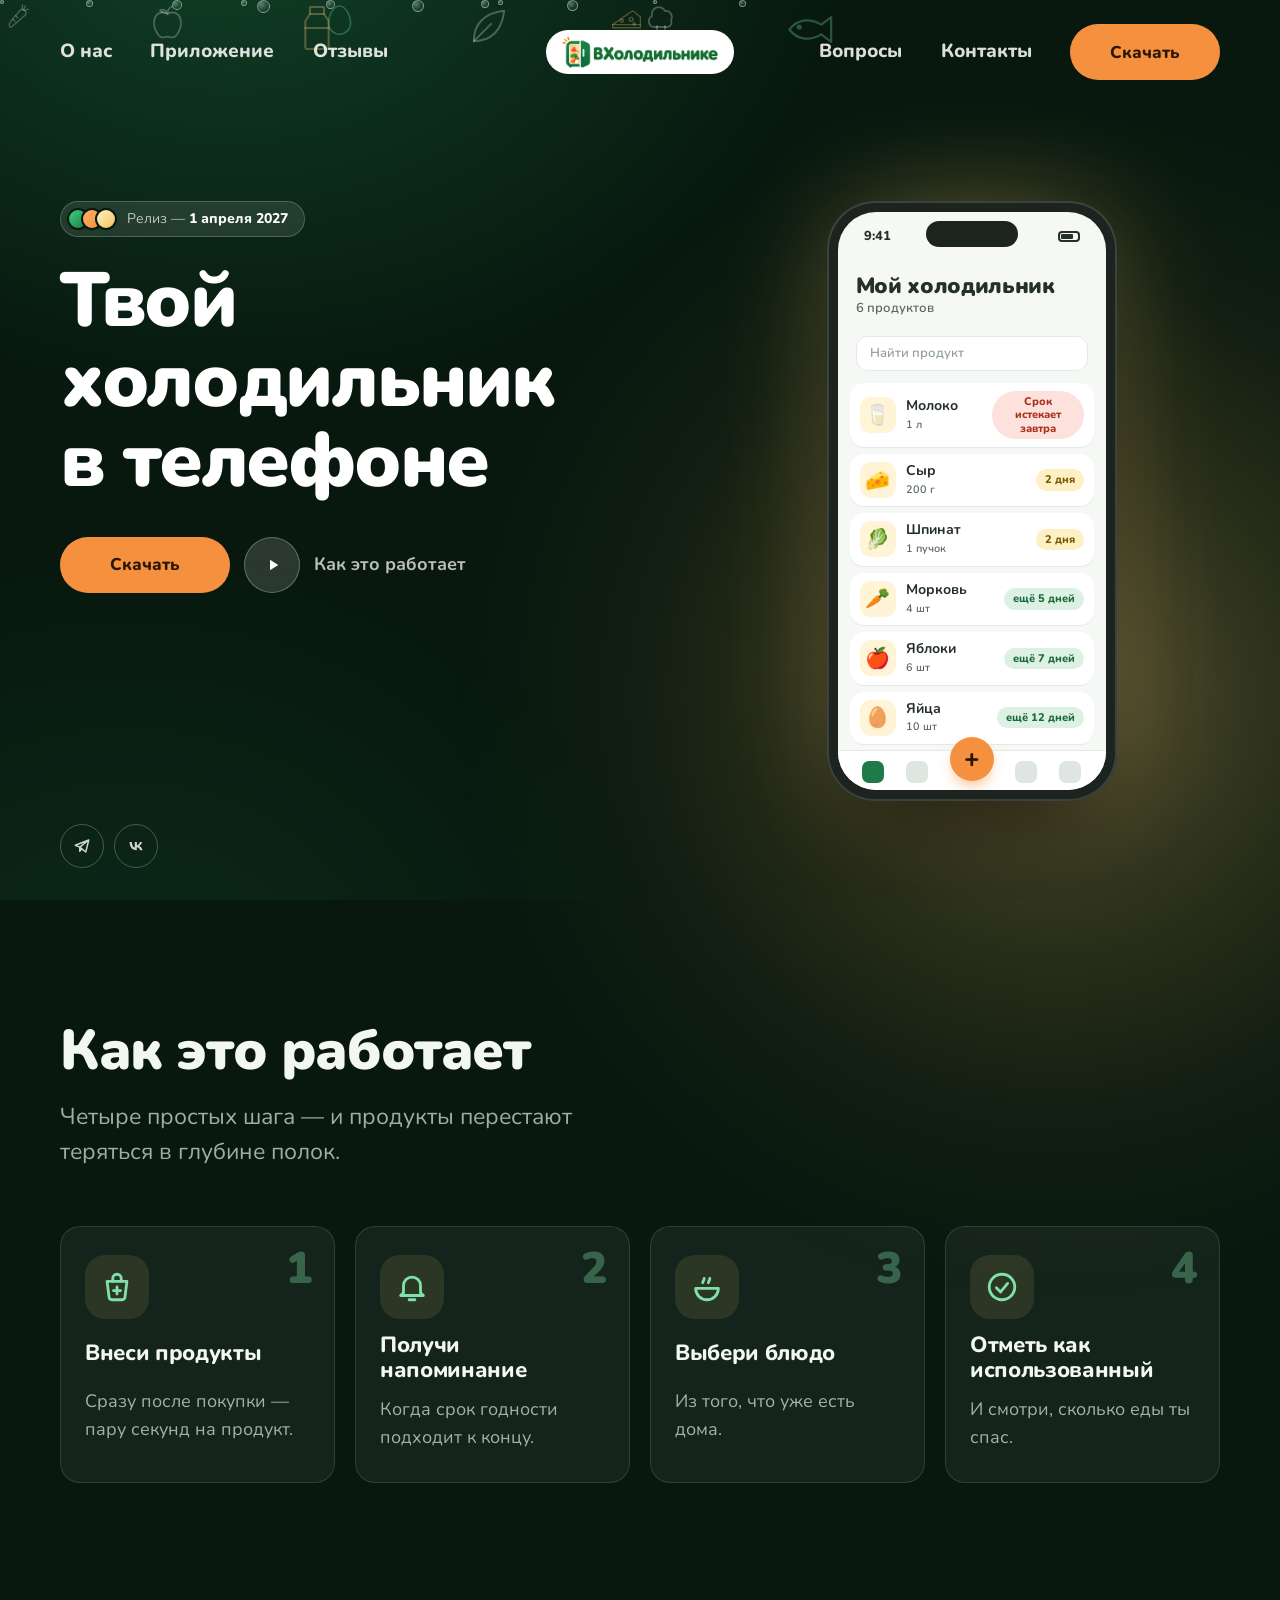
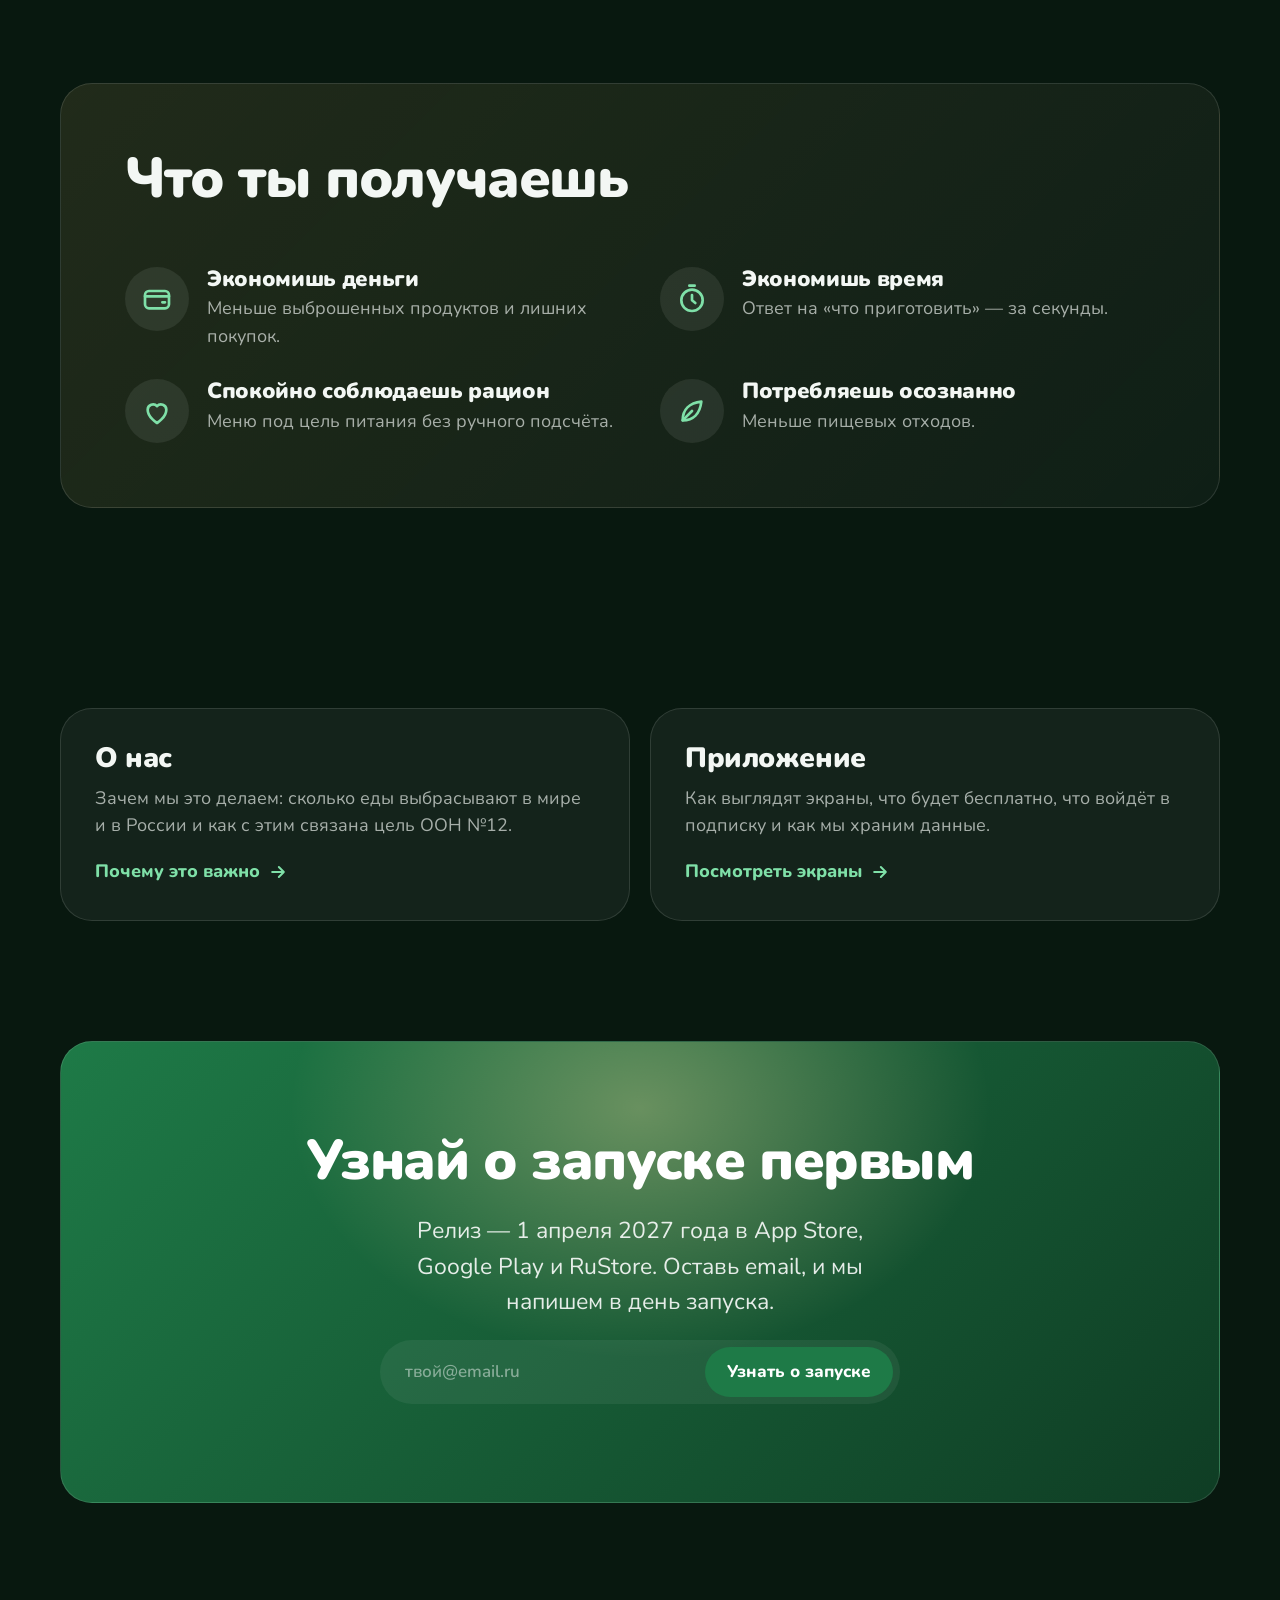
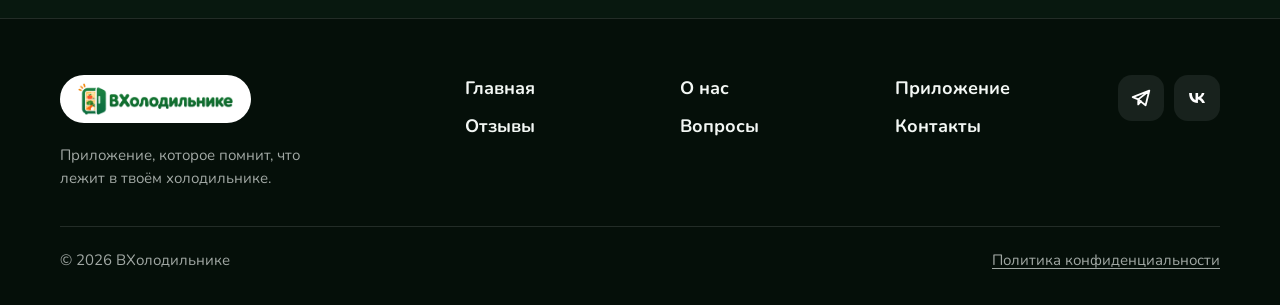
<file: index.html>
<!doctype html>
<html lang="ru">
<head>
  <meta charset="utf-8">
  <meta name="viewport" content="width=device-width, initial-scale=1">
  <title>ВХолодильнике — твой холодильник в телефоне</title>
  <meta name="description" content="Приложение, которое помнит, что лежит в твоём холодильнике, напоминает о сроках годности и подсказывает, что приготовить. Релиз — 1 апреля 2027.">
  <link rel="icon" type="image/png" href="logo-icon.png">
  <link rel="preconnect" href="https://fonts.googleapis.com">
  <link rel="preconnect" href="https://fonts.gstatic.com" crossorigin>
  <link href="https://fonts.googleapis.com/css2?family=Nunito:wght@400;600;700;800;900&display=swap" rel="stylesheet">
  <link rel="stylesheet" href="styles.css">
</head>
<body class="home">
  <div class="vintro" id="vintro" aria-hidden="true">
    <video class="vintro-video" src="intro.mp4" muted playsinline preload="auto"></video>
    <div class="vintro-shade"></div>
    <button class="intro-skip" type="button">Пропустить</button>
  </div>
  <script>
    (function () {
      var el = document.getElementById('vintro');
      var v = el.querySelector('video');
      var CUT = 9.9;        /* ролик целиком */
      var FADE = 0.6;       /* плавный переход в главную */
      var seen = false;
      try { seen = sessionStorage.getItem('vh-intro') === '1'; sessionStorage.setItem('vh-intro', '1'); } catch (e) {}
      if (seen || (window.matchMedia && matchMedia('(prefers-reduced-motion: reduce)').matches)) { el.remove(); return; }
      var root = document.documentElement;
      root.classList.add('intro-on');
      var finished = false;
      function done() {
        if (finished) return;
        finished = true;
        el.classList.add('is-out');
        root.classList.remove('intro-on');
        setTimeout(function () { if (el.parentNode) el.remove(); }, FADE * 1000 + 50);
      }
      el.querySelector('.intro-skip').addEventListener('click', done);
      v.addEventListener('timeupdate', function () { if (v.currentTime >= CUT - FADE) done(); });
      v.addEventListener('ended', done);
      v.addEventListener('error', done);
      /* если видео не успело загрузиться за 2,5 с — не держим человека */
      var waitTimer = setTimeout(function () { if (v.readyState < 3) done(); }, 2500);
      v.addEventListener('playing', function () { clearTimeout(waitTimer); });
      var p = v.play();
      if (p && p.catch) p.catch(done);
      setTimeout(done, 12500);
    })();
  </script>
  <header class="site-header">
    <div class="wrap bar">
      <a class="logo" href="index.html" aria-label="ВХолодильнике — на главную">
        <img src="logo.png" alt="ВХолодильнике" width="720" height="148">
      </a>
      <button class="burger" type="button" aria-label="Открыть меню" aria-expanded="false" aria-controls="menu">
        <span></span><span></span><span></span>
      </button>
      <nav class="menu" id="menu" aria-label="Основное меню">
        <ul class="menu-l">
          <li><a href="about.html">О нас</a></li>
          <li><a href="app.html">Приложение</a></li>
          <li><a href="reviews.html">Отзывы</a></li>
        </ul>
        <ul class="menu-r">
          <li><a href="faq.html">Вопросы</a></li>
          <li><a href="contacts.html">Контакты</a></li>
          <li><button class="btn btn-accent" type="button" data-open-modal>Скачать</button></li>
        </ul>
      </nav>
    </div>
  </header>

  <main>
    <section class="hd">
      <div class="hd-bg" aria-hidden="true">
        <div class="hd-glow"></div>
        <div class="hd-cool"></div>
        <div class="hd-shelves"></div>
        <div class="hd-frost">
          <i style="--x:8%;--d:14s;--s:0s;--z:4px"></i><i style="--x:17%;--d:18s;--s:-6s;--z:3px"></i>
          <i style="--x:26%;--d:12s;--s:-3s;--z:5px"></i><i style="--x:35%;--d:20s;--s:-11s;--z:3px"></i>
          <i style="--x:44%;--d:15s;--s:-8s;--z:4px"></i><i style="--x:53%;--d:17s;--s:-2s;--z:6px"></i>
          <i style="--x:61%;--d:13s;--s:-9s;--z:3px"></i><i style="--x:69%;--d:19s;--s:-5s;--z:5px"></i>
          <i style="--x:77%;--d:16s;--s:-12s;--z:4px"></i><i style="--x:85%;--d:14s;--s:-7s;--z:3px"></i>
          <i style="--x:92%;--d:21s;--s:-1s;--z:5px"></i><i style="--x:12%;--d:22s;--s:-15s;--z:6px"></i>
        </div>
        <svg class="hd-food f1" viewBox="0 0 48 48" fill="none" stroke="currentColor" stroke-width="1.8" stroke-linecap="round" stroke-linejoin="round"><path d="M14 38c-2-2-1-5 2-9l12-14c2-2 5-2 7 0s2 5 0 7L21 34c-4 3-5 6-7 4z"/><path d="M33 14l3-6M34 15l6-2M31 13l1-6M22 22l3 3M18 27l3 3"/></svg>
        <svg class="hd-food f2" viewBox="0 0 48 48" fill="none" stroke="currentColor" stroke-width="1.8" stroke-linecap="round" stroke-linejoin="round"><path d="M24 15c-3-3-12-3-14 6-2 8 4 19 9 19 2 0 3-1 5-1s3 1 5 1c5 0 11-11 9-19-2-9-11-9-14-6z"/><path d="M24 15c0-4 2-7 5-8M24 13c-3-3-6-3-8-2 2 3 5 3 8 2z"/></svg>
        <svg class="hd-food f3" viewBox="0 0 48 48" fill="none" stroke="currentColor" stroke-width="1.8" stroke-linecap="round" stroke-linejoin="round"><path d="M18 6h12v6l4 6v22a2 2 0 0 1-2 2H16a2 2 0 0 1-2-2V18l4-6z"/><path d="M18 12h12M14 24h20"/></svg>
        <svg class="hd-food f4" viewBox="0 0 48 48" fill="none" stroke="currentColor" stroke-width="1.8" stroke-linecap="round" stroke-linejoin="round"><path d="M24 7c7 0 13 11 13 20a13 13 0 0 1-26 0c0-9 6-20 13-20z"/></svg>
        <svg class="hd-food f5" viewBox="0 0 48 48" fill="none" stroke="currentColor" stroke-width="1.8" stroke-linecap="round" stroke-linejoin="round"><path d="M10 38C10 22 20 12 38 10c-2 18-12 28-28 28z"/><path d="M10 38l16-16"/></svg>
      </div>

      <div class="wrap hd-inner">
        <div class="hd-copy">
          <div class="hd-badge rise" style="--delay:.1s">
            <span class="hd-dots"><i></i><i></i><i></i></span>
            <span>Релиз — <strong>1 апреля 2027</strong></span>
          </div>
          <h1 class="hd-title rise" style="--delay:.25s">Твой холодильник<br>в&nbsp;телефоне</h1>
          <div class="hd-actions rise" style="--delay:.58s">
            <button class="btn btn-accent hd-cta" type="button" data-open-modal>Скачать</button>
            <a class="hd-play" href="#how" aria-label="Как это работает">
              <svg viewBox="0 0 24 24" fill="currentColor" aria-hidden="true"><path d="M8 5v14l11-7z"/></svg>
            </a>
            <a class="hd-play-label" href="#how">Как это работает</a>
          </div>
        </div>

        <div class="hd-visual rise" style="--delay:.7s">
        <div class="phone" role="img" aria-label="Пример экрана «Мой холодильник»: список продуктов с цветными метками сроков годности">
          <div class="screen" aria-hidden="true">
            <div class="status"><span>9:41</span><i></i></div>
            <div class="app-top">
              <h4>Мой холодильник</h4>
              <p>6 продуктов</p>
            </div>
            <div class="search">Найти продукт</div>
            <ul class="items">
              <li class="item"><span class="em">🥛</span><span><b>Молоко</b><small>1 л</small></span><span class="tag tag-bad">Срок истекает завтра</span></li>
              <li class="item"><span class="em">🧀</span><span><b>Сыр</b><small>200 г</small></span><span class="tag tag-warn">2 дня</span></li>
              <li class="item"><span class="em">🥬</span><span><b>Шпинат</b><small>1 пучок</small></span><span class="tag tag-warn">2 дня</span></li>
              <li class="item"><span class="em">🥕</span><span><b>Морковь</b><small>4 шт</small></span><span class="tag tag-ok">ещё 5 дней</span></li>
              <li class="item"><span class="em">🍎</span><span><b>Яблоки</b><small>6 шт</small></span><span class="tag tag-ok">ещё 7 дней</span></li>
              <li class="item"><span class="em">🥚</span><span><b>Яйца</b><small>10 шт</small></span><span class="tag tag-ok">ещё 12 дней</span></li>
            </ul>
            <div class="tabbar"><span class="on"></span><span></span><b class="fab">+</b><span></span><span></span></div>
          </div>
        </div>
        </div>
      </div>

      <div class="hd-socials rise" style="--delay:.9s">
        <button type="button" aria-label="Telegram" data-toast="Ссылки на наши сообщества появятся совсем скоро">
          <svg viewBox="0 0 24 24" fill="none" stroke="currentColor" stroke-width="2" stroke-linejoin="round" stroke-linecap="round"><path d="M21 4L3 11l6 2.5M21 4l-4 16-8-6.5M21 4L9 13.5V19l3-3.5"/></svg>
        </button>
        <button type="button" aria-label="ВКонтакте" data-toast="Ссылки на наши сообщества появятся совсем скоро">
          <svg viewBox="0 0 24 24" fill="currentColor"><path d="M12.8 17.5C6.9 17.5 3.5 13.4 3.4 6.6h3c.1 5 2.3 7.1 4 7.5V6.6h2.8v4.3c1.7-.2 3.5-2.1 4.1-4.3h2.8c-.5 2.6-2.4 4.5-3.8 5.3 1.4.6 3.6 2.3 4.4 5.6h-3.1c-.7-2.2-2.4-3.8-4.6-4v4h-.2z"/></svg>
        </button>
      </div>
    </section>

    <section class="section" id="how">
      <div class="wrap">
        <div class="section-head reveal">
          <h2 class="h-section">Как это работает</h2>
          <p class="lead">Четыре простых шага — и продукты перестают теряться в глубине полок.</p>
        </div>
        <ol class="steps">
          <li class="step reveal">
            <span class="step-num" aria-hidden="true">1</span>
            <span class="step-icon"><svg viewBox="0 0 24 24" fill="none" stroke="currentColor" stroke-width="2" stroke-linecap="round" stroke-linejoin="round"><path d="M5 8h14l-1.4 11.2a2 2 0 0 1-2 1.8H8.4a2 2 0 0 1-2-1.8L5 8z"/><path d="M9 8V6a3 3 0 0 1 6 0v2"/><path d="M12 12v5M9.5 14.5h5"/></svg></span>
            <h3 class="h-card">Внеси продукты</h3>
            <p>Сразу после покупки — пару секунд на продукт.</p>
          </li>
          <li class="step reveal">
            <span class="step-num" aria-hidden="true">2</span>
            <span class="step-icon"><svg viewBox="0 0 24 24" fill="none" stroke="currentColor" stroke-width="2" stroke-linecap="round" stroke-linejoin="round"><path d="M18 16V11a6 6 0 0 0-12 0v5l-2 2h16l-2-2z"/><path d="M10 21h4"/></svg></span>
            <h3 class="h-card">Получи напоминание</h3>
            <p>Когда срок годности подходит к концу.</p>
          </li>
          <li class="step reveal">
            <span class="step-icon"><svg viewBox="0 0 24 24" fill="none" stroke="currentColor" stroke-width="2" stroke-linecap="round" stroke-linejoin="round"><path d="M4 13h16a8 8 0 0 1-16 0z"/><path d="M9 9c0-1.5 1-1.5 1-3M13 9c0-1.5 1-1.5 1-3"/></svg></span>
            <span class="step-num" aria-hidden="true">3</span>
            <h3 class="h-card">Выбери блюдо</h3>
            <p>Из того, что уже есть дома.</p>
          </li>
          <li class="step reveal">
            <span class="step-num" aria-hidden="true">4</span>
            <span class="step-icon"><svg viewBox="0 0 24 24" fill="none" stroke="currentColor" stroke-width="2" stroke-linecap="round" stroke-linejoin="round"><circle cx="12" cy="12" r="9"/><path d="M8 12.5l3 3 5-6"/></svg></span>
            <h3 class="h-card">Отметь как использованный</h3>
            <p>И смотри, сколько еды ты спас.</p>
          </li>
        </ol>
      </div>
    </section>


    <section class="section-tight" id="benefits">
      <div class="wrap">
        <div class="benefits-band reveal">
          <div class="section-head">
            <h2 class="h-section">Что ты получаешь</h2>
          </div>
          <ul class="benefits">
            <li class="benefit">
              <span class="benefit-icon"><svg viewBox="0 0 24 24" fill="none" stroke="currentColor" stroke-width="2" stroke-linecap="round" stroke-linejoin="round"><rect x="3" y="6" width="18" height="13" rx="3"/><path d="M3 10h18M16 14.5h2"/></svg></span>
              <div><h3>Экономишь деньги</h3><p>Меньше выброшенных продуктов и лишних покупок.</p></div>
            </li>
            <li class="benefit">
              <span class="benefit-icon"><svg viewBox="0 0 24 24" fill="none" stroke="currentColor" stroke-width="2" stroke-linecap="round" stroke-linejoin="round"><circle cx="12" cy="13" r="8"/><path d="M12 9v4l2.5 2M10 2h4"/></svg></span>
              <div><h3>Экономишь время</h3><p>Ответ на «что приготовить» — за секунды.</p></div>
            </li>
            <li class="benefit">
              <span class="benefit-icon"><svg viewBox="0 0 24 24" fill="none" stroke="currentColor" stroke-width="2" stroke-linecap="round" stroke-linejoin="round"><path d="M12 21s-7-4.4-7-10a4 4 0 0 1 7-2.6A4 4 0 0 1 19 11c0 5.6-7 10-7 10z"/></svg></span>
              <div><h3>Спокойно соблюдаешь рацион</h3><p>Меню под цель питания без ручного подсчёта.</p></div>
            </li>
            <li class="benefit">
              <span class="benefit-icon"><svg viewBox="0 0 24 24" fill="none" stroke="currentColor" stroke-width="2" stroke-linecap="round" stroke-linejoin="round"><path d="M5 19c0-8 5-13 14-14-1 9-6 14-14 14z"/><path d="M5 19l7-7"/></svg></span>
              <div><h3>Потребляешь осознанно</h3><p>Меньше пищевых отходов.</p></div>
            </li>
          </ul>
        </div>
      </div>
    </section>

    <section class="section" id="more">
      <div class="wrap">
        <div class="jump">
          <a class="reveal" href="about.html">
            <h3>О нас</h3>
            <p>Зачем мы это делаем: сколько еды выбрасывают в мире и в России и как с этим связана цель ООН №12.</p>
            <span class="go">Почему это важно <svg viewBox="0 0 24 24" fill="none" stroke="currentColor" stroke-width="2.4" stroke-linecap="round" stroke-linejoin="round"><path d="M5 12h14M13 6l6 6-6 6"/></svg></span>
          </a>
          <a class="reveal" href="app.html">
            <h3>Приложение</h3>
            <p>Как выглядят экраны, что будет бесплатно, что войдёт в подписку и как мы храним данные.</p>
            <span class="go">Посмотреть экраны <svg viewBox="0 0 24 24" fill="none" stroke="currentColor" stroke-width="2.4" stroke-linecap="round" stroke-linejoin="round"><path d="M5 12h14M13 6l6 6-6 6"/></svg></span>
          </a>
        </div>
      </div>
    </section>

    <section id="launch">
      <div class="wrap">
        <div class="cta-band reveal">
          <h2 class="h-section">Узнай о запуске первым</h2>
          <p class="lead">Релиз — 1 апреля 2027 года в App Store, Google Play и RuStore. Оставь email, и мы напишем в день запуска.</p>
          <div data-launch-slot style="width:100%;max-width:520px"></div>
        </div>
      </div>
    </section>
  </main>

  <footer class="site-footer">
    <div class="wrap">
      <div class="foot">
        <div class="foot-logo">
          <a href="index.html" aria-label="ВХолодильнике — на главную"><img src="logo.png" alt="ВХолодильнике" width="720" height="148"></a>
          <p>Приложение, которое помнит, что лежит в твоём холодильнике.</p>
        </div>
        <ul class="foot-links" aria-label="Страницы сайта">
          <li><a href="index.html">Главная</a></li>
          <li><a href="about.html">О нас</a></li>
          <li><a href="app.html">Приложение</a></li>
          <li><a href="reviews.html">Отзывы</a></li>
          <li><a href="faq.html">Вопросы</a></li>
          <li><a href="contacts.html">Контакты</a></li>
        </ul>
        <div class="socials" aria-label="Соцсети">
          <button type="button" aria-label="Telegram" data-toast="Ссылки на наши сообщества появятся совсем скоро">
            <svg viewBox="0 0 24 24" fill="none" stroke="currentColor" stroke-width="2" stroke-linejoin="round" stroke-linecap="round"><path d="M21 4L3 11l6 2.5M21 4l-4 16-8-6.5M21 4L9 13.5V19l3-3.5"/></svg>
          </button>
          <button type="button" aria-label="ВКонтакте" data-toast="Ссылки на наши сообщества появятся совсем скоро">
            <svg viewBox="0 0 24 24" fill="currentColor"><path d="M12.8 17.5C6.9 17.5 3.5 13.4 3.4 6.6h3c.1 5 2.3 7.1 4 7.5V6.6h2.8v4.3c1.7-.2 3.5-2.1 4.1-4.3h2.8c-.5 2.6-2.4 4.5-3.8 5.3 1.4.6 3.6 2.3 4.4 5.6h-3.1c-.7-2.2-2.4-3.8-4.6-4v4h-.2z"/></svg>
          </button>
        </div>
      </div>
      <div class="foot-bottom">
        <span>© 2026 ВХолодильнике</span>
        <a href="privacy.html">Политика конфиденциальности</a>
      </div>
    </div>
  </footer>

  <script src="script.js"></script>
</body>
</html>
</file>
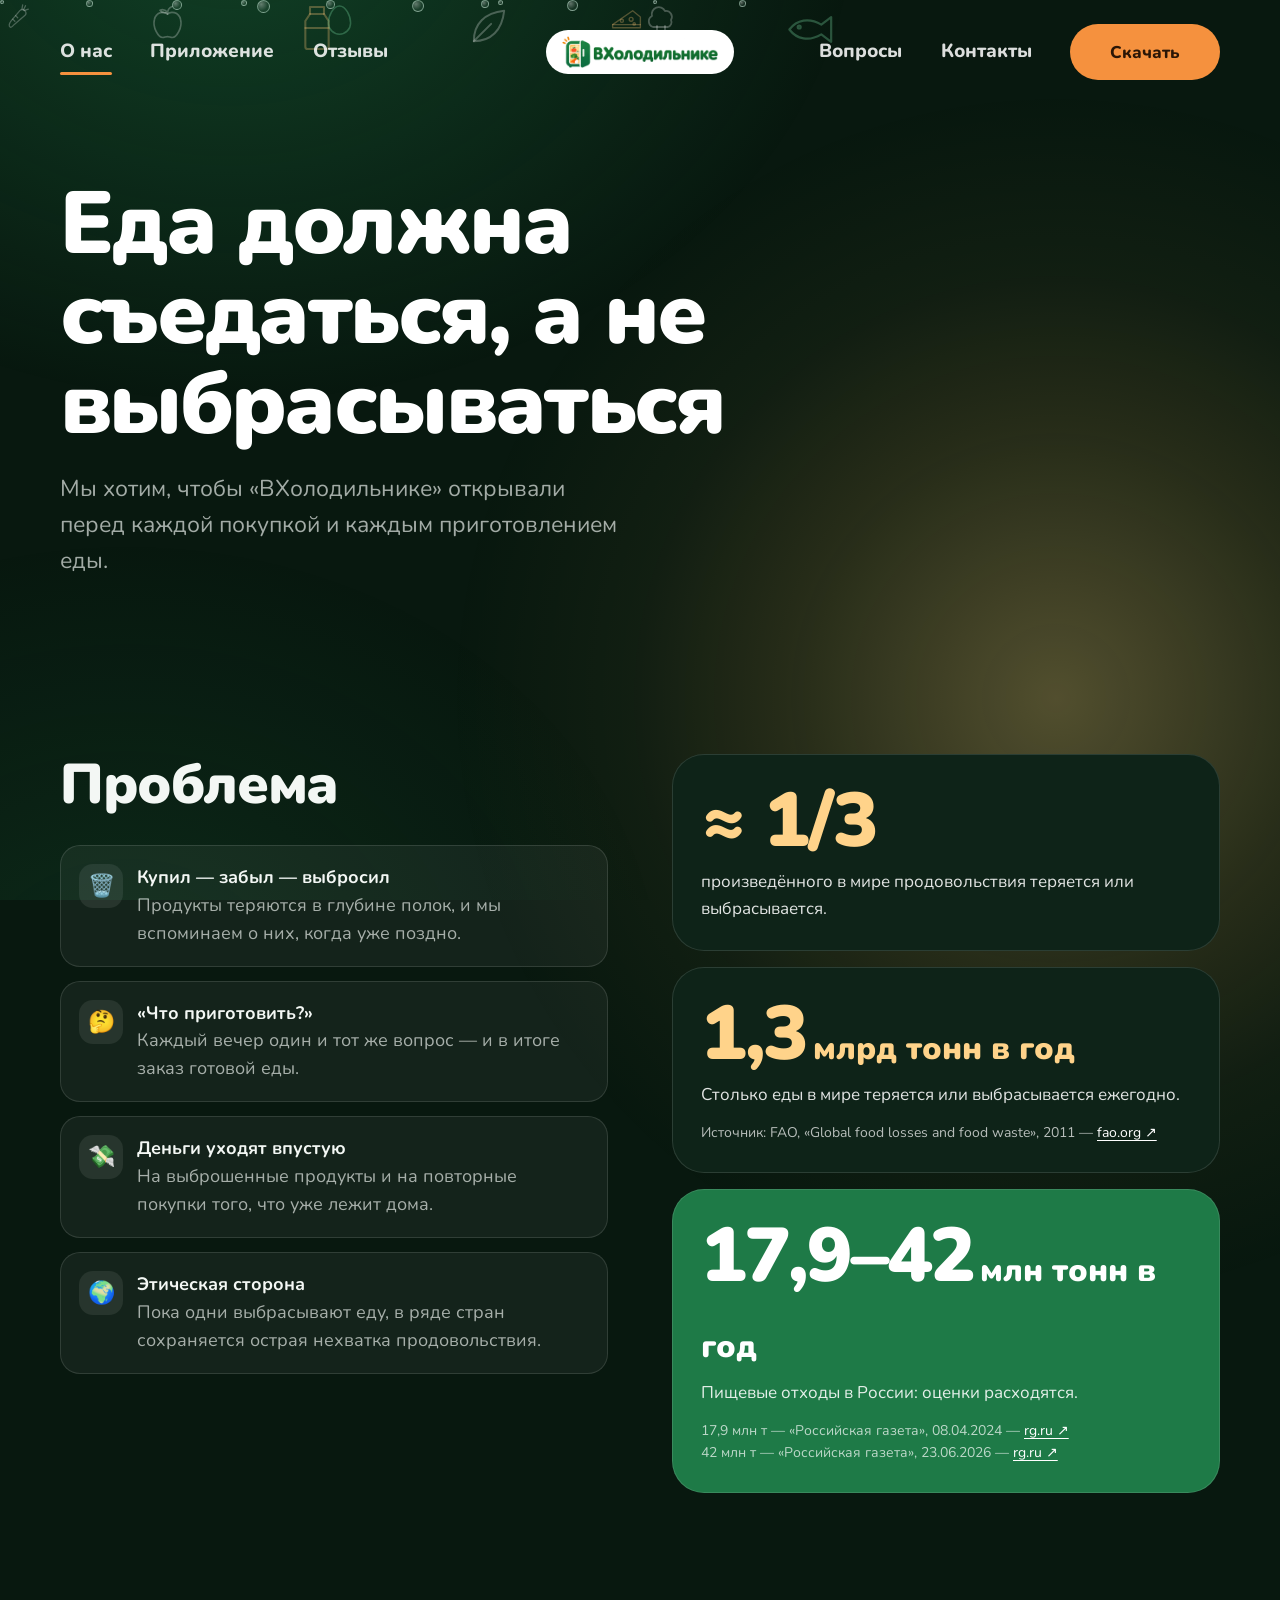
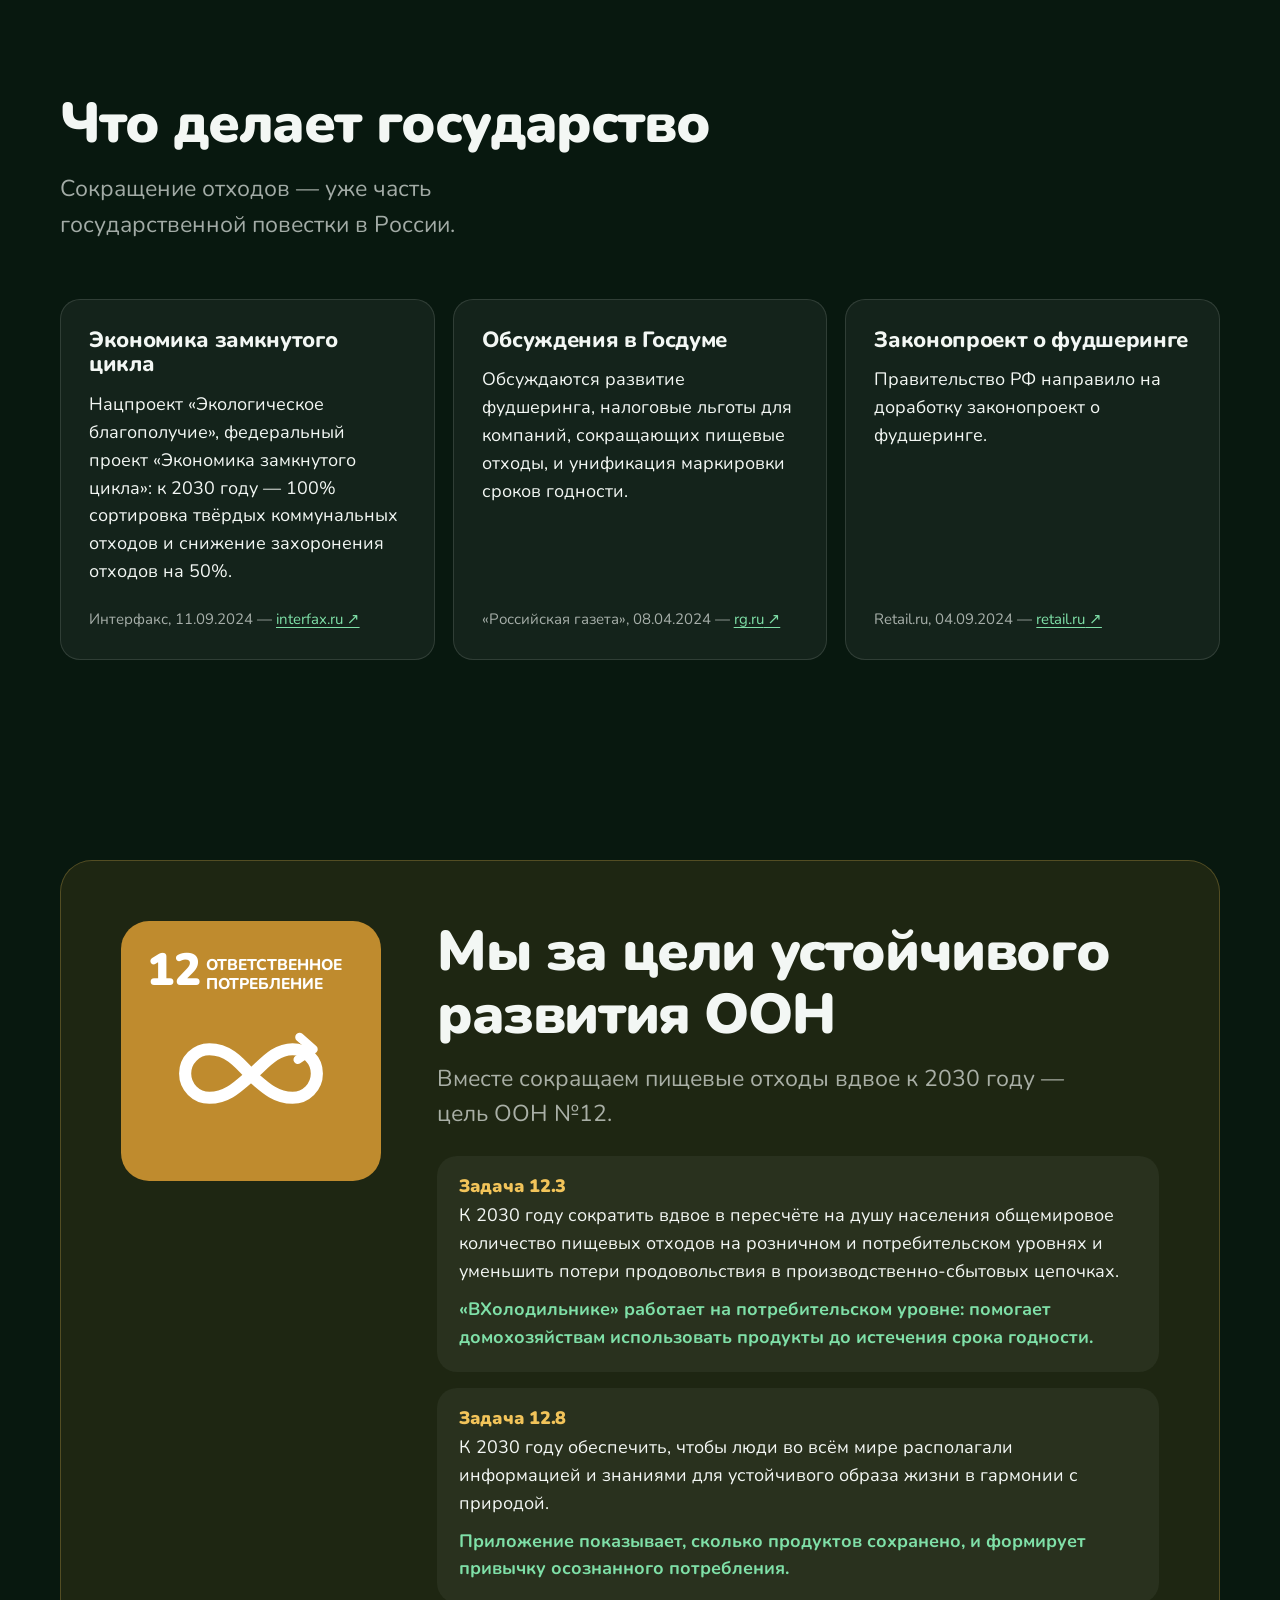
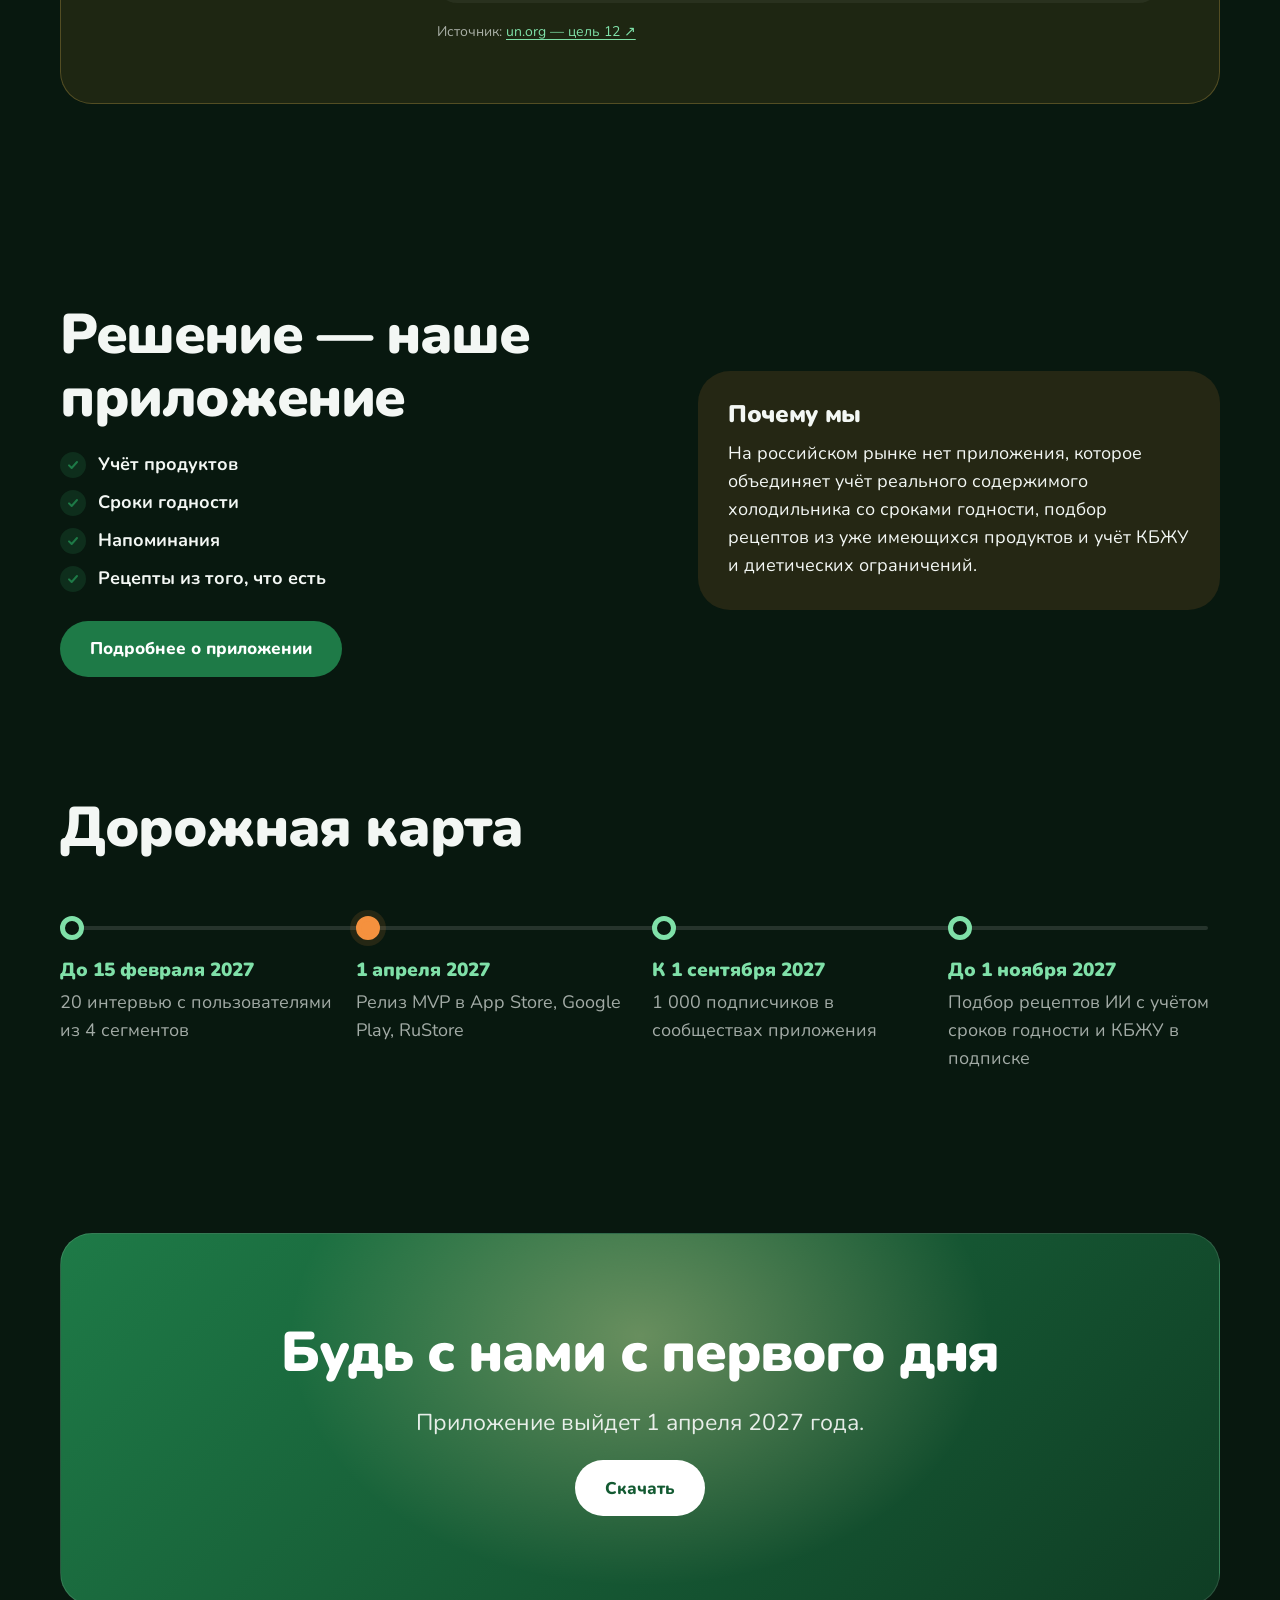
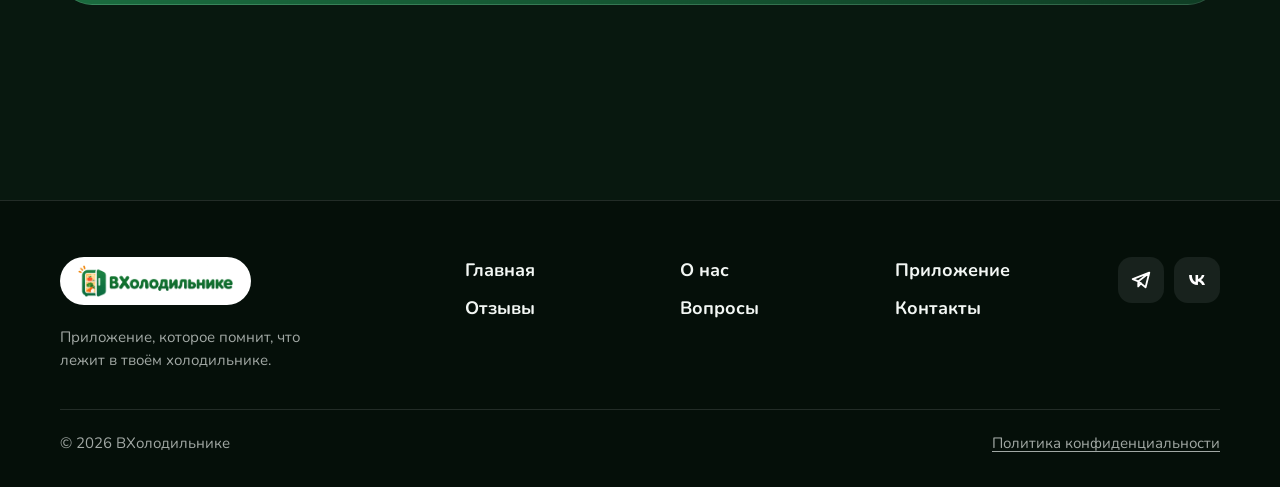
<file: about.html>
<!doctype html>
<html lang="ru">
<head>
  <meta charset="utf-8">
  <meta name="viewport" content="width=device-width, initial-scale=1">
  <title>О нас — ВХолодильнике</title>
  <meta name="description" content="Почему мы делаем ВХолодильнике: пищевые отходы в мире и в России, государственная политика и цель устойчивого развития ООН №12.">
  <link rel="icon" type="image/png" href="logo-icon.png">
  <link rel="preconnect" href="https://fonts.googleapis.com">
  <link rel="preconnect" href="https://fonts.gstatic.com" crossorigin>
  <link href="https://fonts.googleapis.com/css2?family=Nunito:wght@400;600;700;800;900&display=swap" rel="stylesheet">
  <link rel="stylesheet" href="styles.css">
</head>
<body class="home">
  <header class="site-header">
    <div class="wrap bar">
      <a class="logo" href="index.html" aria-label="ВХолодильнике — на главную">
        <img src="logo.png" alt="ВХолодильнике" width="720" height="148">
      </a>
      <button class="burger" type="button" aria-label="Открыть меню" aria-expanded="false" aria-controls="menu">
        <span></span><span></span><span></span>
      </button>
      <nav class="menu" id="menu" aria-label="Основное меню">
        <ul class="menu-l">
          <li><a href="about.html" class="is-active" aria-current="page">О нас</a></li>
          <li><a href="app.html">Приложение</a></li>
          <li><a href="reviews.html">Отзывы</a></li>
        </ul>
        <ul class="menu-r">
          <li><a href="faq.html">Вопросы</a></li>
          <li><a href="contacts.html">Контакты</a></li>
          <li><button class="btn btn-accent" type="button" data-open-modal>Скачать</button></li>
        </ul>
      </nav>
    </div>
  </header>

  <main>
    <section class="page-hero">
      <div class="hd-bg" aria-hidden="true">
        <div class="hd-glow"></div>
        <div class="hd-cool"></div>
        <div class="hd-shelves"></div>
        <div class="hd-frost">
          <i style="--x:10%;--d:14s;--s:-2s;--z:4px"></i><i style="--x:24%;--d:18s;--s:-7s;--z:3px"></i>
          <i style="--x:38%;--d:12s;--s:-4s;--z:5px"></i><i style="--x:55%;--d:17s;--s:-9s;--z:3px"></i>
          <i style="--x:70%;--d:15s;--s:-1s;--z:4px"></i><i style="--x:86%;--d:19s;--s:-11s;--z:5px"></i>
        </div>
        <svg class="hd-food f3" viewBox="0 0 48 48" fill="none" stroke="currentColor" stroke-width="1.8" stroke-linecap="round" stroke-linejoin="round"><path d="M18 6h12v6l4 6v22a2 2 0 0 1-2 2H16a2 2 0 0 1-2-2V18l4-6z"/><path d="M18 12h12M14 24h20"/></svg>
        <svg class="hd-food f5" viewBox="0 0 48 48" fill="none" stroke="currentColor" stroke-width="1.8" stroke-linecap="round" stroke-linejoin="round"><path d="M10 38C10 22 20 12 38 10c-2 18-12 28-28 28z"/><path d="M10 38l16-16"/></svg>
      </div>
      <div class="wrap">
        <h1 class="h-display">Еда должна съедаться, а не выбрасываться</h1>
        <p class="lead">Мы хотим, чтобы «ВХолодильнике» открывали перед каждой покупкой и каждым приготовлением еды.</p>
      </div>
    </section>

    <section class="section-tight" id="problem">
      <div class="wrap problem-grid">
        <div class="reveal">
          <h2 class="h-section" style="margin-bottom:28px">Проблема</h2>
          <ul class="pains">
            <li><span class="pi" aria-hidden="true">🗑️</span><div><b>Купил — забыл — выбросил</b><p>Продукты теряются в глубине полок, и мы вспоминаем о них, когда уже поздно.</p></div></li>
            <li><span class="pi" aria-hidden="true">🤔</span><div><b>«Что приготовить?»</b><p>Каждый вечер один и тот же вопрос — и в итоге заказ готовой еды.</p></div></li>
            <li><span class="pi" aria-hidden="true">💸</span><div><b>Деньги уходят впустую</b><p>На выброшенные продукты и на повторные покупки того, что уже лежит дома.</p></div></li>
            <li><span class="pi" aria-hidden="true">🌍</span><div><b>Этическая сторона</b><p>Пока одни выбрасывают еду, в ряде стран сохраняется острая нехватка продовольствия.</p></div></li>
          </ul>
        </div>
        <div class="facts">
          <div class="fact reveal">
            <div class="fact-num">≈ 1/3</div>
            <p>произведённого в мире продовольствия теряется или выбрасывается.</p>
          </div>
          <div class="fact reveal">
            <div class="fact-num"><span data-count="1.3" data-dec="1">1,3</span><small>млрд тонн в год</small></div>
            <p>Столько еды в мире теряется или выбрасывается ежегодно.</p>
            <p class="src">Источник: FAO, «Global food losses and food waste», 2011 — <a class="ext" href="https://www.fao.org/4/mb060e/mb060e00.htm" target="_blank" rel="noopener">fao.org</a></p>
          </div>
          <div class="fact alt reveal">
            <div class="fact-num"><span data-count="17.9" data-dec="1">17,9</span>–<span data-count="42">42</span><small>млн тонн в год</small></div>
            <p>Пищевые отходы в России: оценки расходятся.</p>
            <p class="src">17,9 млн т — «Российская газета», 08.04.2024 — <a class="ext" href="https://rg.ru/2024/04/08/ot-markirovki-do-fudsheringa-kak-izvlech-polzu-ot-pishchevyh-othodov.html" target="_blank" rel="noopener">rg.ru</a><br>
            42 млн т — «Российская газета», 23.06.2026 — <a class="ext" href="https://rg.ru/2026/06/23/ritejlery-predlozhili-sposoby-sokratit-poteri-prodovolstviia-v-rossii.html" target="_blank" rel="noopener">rg.ru</a></p>
          </div>
        </div>
      </div>
    </section>

    <section class="section" id="policy">
      <div class="wrap">
        <div class="section-head reveal">
          <h2 class="h-section">Что делает государство</h2>
          <p class="lead">Сокращение отходов — уже часть государственной повестки в России.</p>
        </div>
        <div class="policy">
          <article class="pcard reveal">
            <h3 class="h-card">Экономика замкнутого цикла</h3>
            <p>Нацпроект «Экологическое благополучие», федеральный проект «Экономика замкнутого цикла»: к 2030 году — 100% сортировка твёрдых коммунальных отходов и снижение захоронения отходов на 50%.</p>
            <p class="src">Интерфакс, 11.09.2024 — <a class="ext" href="https://www.interfax.ru/russia/981620" target="_blank" rel="noopener">interfax.ru</a></p>
          </article>
          <article class="pcard reveal">
            <h3 class="h-card">Обсуждения в Госдуме</h3>
            <p>Обсуждаются развитие фудшеринга, налоговые льготы для компаний, сокращающих пищевые отходы, и унификация маркировки сроков годности.</p>
            <p class="src">«Российская газета», 08.04.2024 — <a class="ext" href="https://rg.ru/2024/04/08/ot-markirovki-do-fudsheringa-kak-izvlech-polzu-ot-pishchevyh-othodov.html" target="_blank" rel="noopener">rg.ru</a></p>
          </article>
          <article class="pcard reveal">
            <h3 class="h-card">Законопроект о фудшеринге</h3>
            <p>Правительство РФ направило на доработку законопроект о фудшеринге.</p>
            <p class="src">Retail.ru, 04.09.2024 — <a class="ext" href="https://www.retail.ru/news/pravitelstvo-rf-poprosilo-dorabotat-zakonoproekt-o-fudsheringe-4-sentyabrya-2024-244614" target="_blank" rel="noopener">retail.ru</a></p>
          </article>
        </div>
      </div>
    </section>

    <section class="section-tight" id="sdg">
      <div class="wrap">
        <div class="sdg reveal">
          <div class="sdg-badge" role="img" aria-label="Знак цели устойчивого развития №12: ответственное потребление">
            <svg viewBox="0 0 120 120" fill="none" aria-hidden="true">
              <text x="0" y="22" fill="#fff" font-family="Nunito, sans-serif" font-weight="900" font-size="26">12</text>
              <text x="34" y="13" fill="#fff" font-family="Nunito, sans-serif" font-weight="800" font-size="9">ОТВЕТСТВЕННОЕ</text>
              <text x="34" y="24" fill="#fff" font-family="Nunito, sans-serif" font-weight="800" font-size="9">ПОТРЕБЛЕНИЕ</text>
              <path d="M60 74c-8-9-14-15-24-15a14 14 0 1 0 0 28c10 0 16-6 24-13s14-15 24-15a14 14 0 1 1 0 28c-10 0-16-6-24-13z" stroke="#fff" stroke-width="7" stroke-linecap="round"/>
              <path d="M88 52l8 7-9 6" stroke="#fff" stroke-width="5" stroke-linecap="round" stroke-linejoin="round"/>
            </svg>
          </div>
          <div>
            <h2 class="h-section">Мы за цели устойчивого развития ООН</h2>
            <p class="lead" style="margin-top:14px;max-width:46ch">Вместе сокращаем пищевые отходы вдвое к 2030 году — цель ООН №12.</p>
            <div class="sdg-goals">
              <div class="goal">
                <h3>Задача 12.3</h3>
                <p>К 2030 году сократить вдвое в пересчёте на душу населения общемировое количество пищевых отходов на розничном и потребительском уровнях и уменьшить потери продовольствия в производственно-сбытовых цепочках.</p>
                <p class="ours">«ВХолодильнике» работает на потребительском уровне: помогает домохозяйствам использовать продукты до истечения срока годности.</p>
              </div>
              <div class="goal">
                <h3>Задача 12.8</h3>
                <p>К 2030 году обеспечить, чтобы люди во всём мире располагали информацией и знаниями для устойчивого образа жизни в гармонии с природой.</p>
                <p class="ours">Приложение показывает, сколько продуктов сохранено, и формирует привычку осознанного потребления.</p>
              </div>
            </div>
            <p class="form-note" style="margin-top:18px">Источник: <a class="ext" href="https://www.un.org/sustainabledevelopment/ru/sustainable-consumption-production/" target="_blank" rel="noopener">un.org — цель 12</a></p>
          </div>
        </div>
      </div>
    </section>

    <section class="section" id="solution">
      <div class="wrap solution">
        <div class="reveal">
          <h2 class="h-section">Решение — наше приложение</h2>
          <ul class="checks">
            <li>Учёт продуктов</li>
            <li>Сроки годности</li>
            <li>Напоминания</li>
            <li>Рецепты из того, что есть</li>
          </ul>
          <a class="btn btn-green" href="app.html">Подробнее о приложении</a>
        </div>
        <div class="why reveal">
          <h3>Почему мы</h3>
          <p>На российском рынке нет приложения, которое объединяет учёт реального содержимого холодильника со сроками годности, подбор рецептов из уже имеющихся продуктов и учёт КБЖУ и диетических ограничений.</p>
        </div>
      </div>
    </section>

    <section class="section-tight" id="roadmap" style="padding-top:0">
      <div class="wrap">
        <div class="section-head reveal">
          <h2 class="h-section">Дорожная карта</h2>
        </div>
        <ol class="roadmap reveal">
          <li class="milestone"><time datetime="2027-02-15">До 15 февраля 2027</time><p>20 интервью с пользователями из 4 сегментов</p></li>
          <li class="milestone key"><time datetime="2027-04-01">1 апреля 2027</time><p>Релиз MVP в App Store, Google Play, RuStore</p></li>
          <li class="milestone"><time datetime="2027-09-01">К 1 сентября 2027</time><p>1 000 подписчиков в сообществах приложения</p></li>
          <li class="milestone"><time datetime="2027-11-01">До 1 ноября 2027</time><p>Подбор рецептов ИИ с учётом сроков годности и КБЖУ в подписке</p></li>
        </ol>
      </div>
    </section>

    <section class="section-tight">
      <div class="wrap">
        <div class="cta-band reveal">
          <h2 class="h-section">Будь с нами с первого дня</h2>
          <p class="lead">Приложение выйдет 1 апреля 2027 года.</p>
          <button class="btn btn-white" type="button" data-open-modal>Скачать</button>
        </div>
      </div>
    </section>
  </main>

  <footer class="site-footer">
    <div class="wrap">
      <div class="foot">
        <div class="foot-logo">
          <a href="index.html" aria-label="ВХолодильнике — на главную"><img src="logo.png" alt="ВХолодильнике" width="720" height="148"></a>
          <p>Приложение, которое помнит, что лежит в твоём холодильнике.</p>
        </div>
        <ul class="foot-links" aria-label="Страницы сайта">
          <li><a href="index.html">Главная</a></li>
          <li><a href="about.html">О нас</a></li>
          <li><a href="app.html">Приложение</a></li>
          <li><a href="reviews.html">Отзывы</a></li>
          <li><a href="faq.html">Вопросы</a></li>
          <li><a href="contacts.html">Контакты</a></li>
        </ul>
        <div class="socials" aria-label="Соцсети">
          <button type="button" aria-label="Telegram" data-toast="Ссылки на наши сообщества появятся совсем скоро">
            <svg viewBox="0 0 24 24" fill="none" stroke="currentColor" stroke-width="2" stroke-linejoin="round" stroke-linecap="round"><path d="M21 4L3 11l6 2.5M21 4l-4 16-8-6.5M21 4L9 13.5V19l3-3.5"/></svg>
          </button>
          <button type="button" aria-label="ВКонтакте" data-toast="Ссылки на наши сообщества появятся совсем скоро">
            <svg viewBox="0 0 24 24" fill="currentColor"><path d="M12.8 17.5C6.9 17.5 3.5 13.4 3.4 6.6h3c.1 5 2.3 7.1 4 7.5V6.6h2.8v4.3c1.7-.2 3.5-2.1 4.1-4.3h2.8c-.5 2.6-2.4 4.5-3.8 5.3 1.4.6 3.6 2.3 4.4 5.6h-3.1c-.7-2.2-2.4-3.8-4.6-4v4h-.2z"/></svg>
          </button>
        </div>
      </div>
      <div class="foot-bottom">
        <span>© 2026 ВХолодильнике</span>
        <a href="privacy.html">Политика конфиденциальности</a>
      </div>
    </div>
  </footer>

  <script src="script.js"></script>
</body>
</html>
</file>
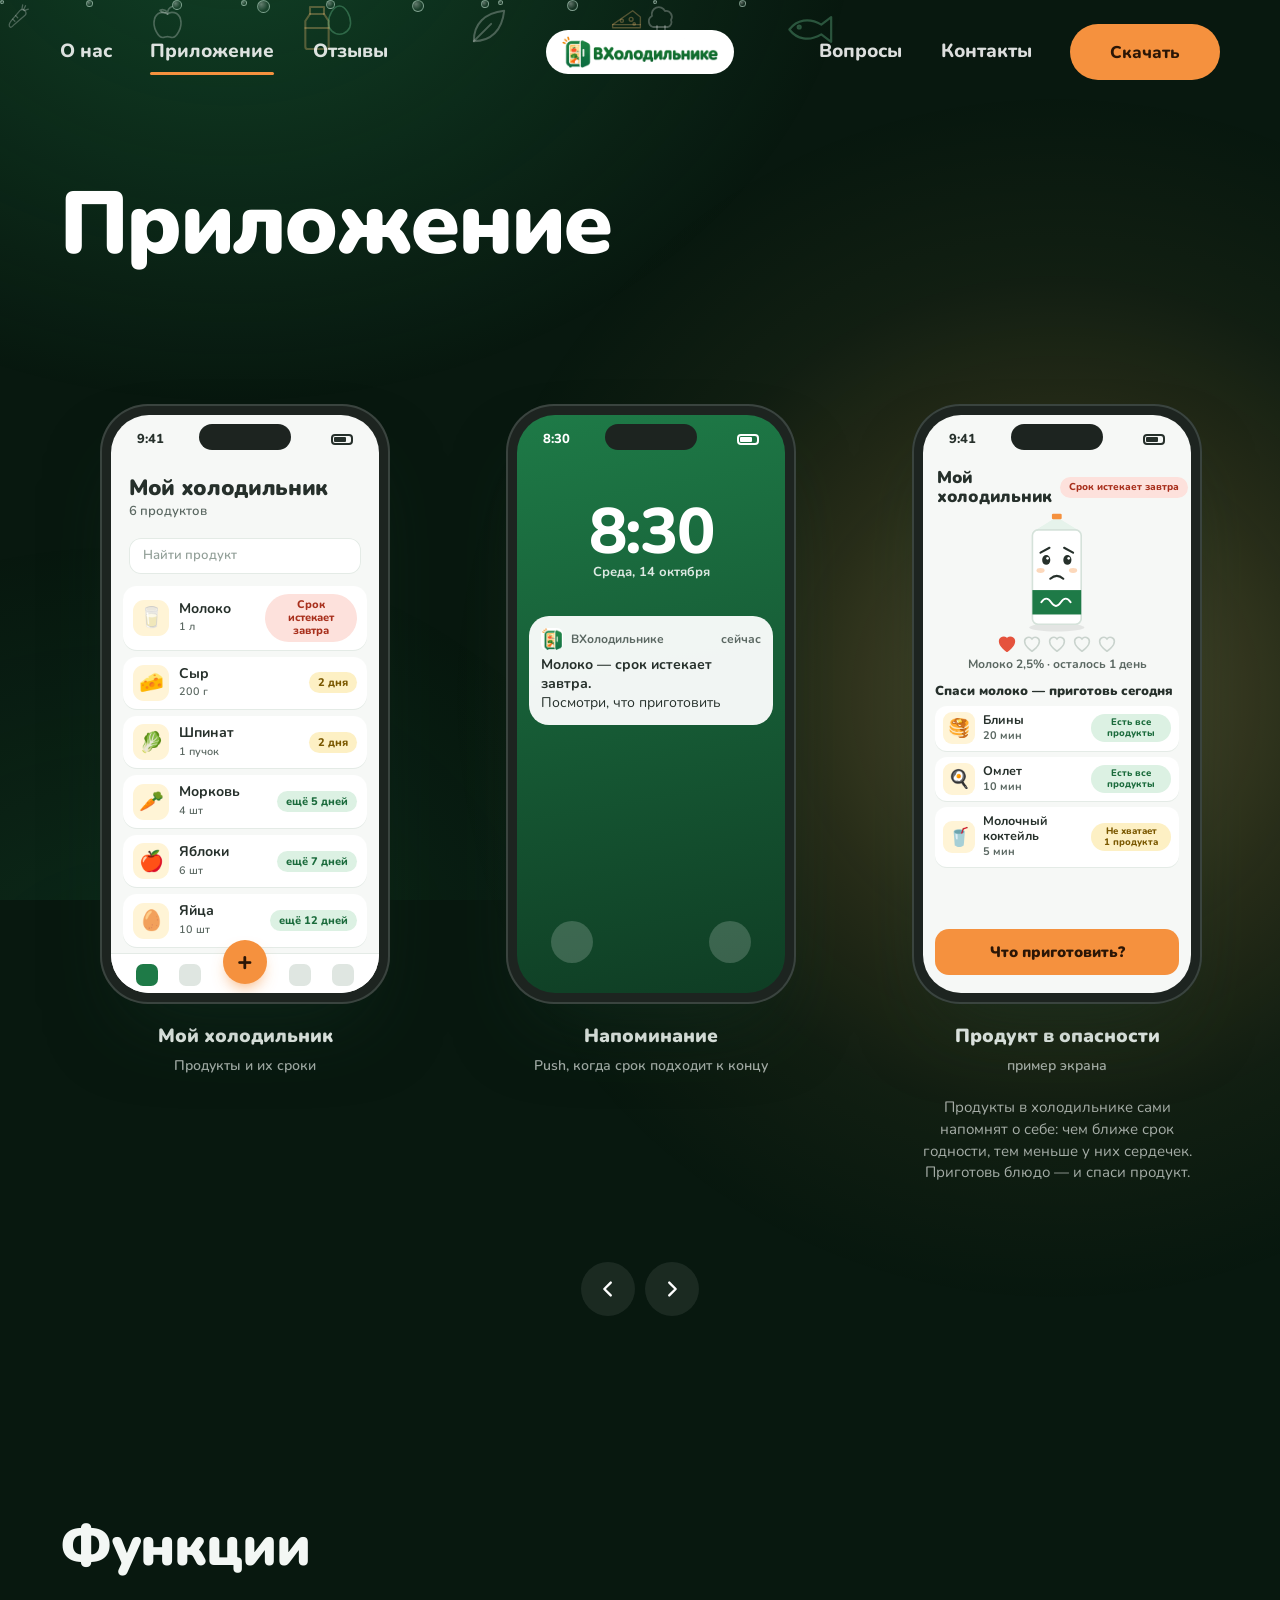
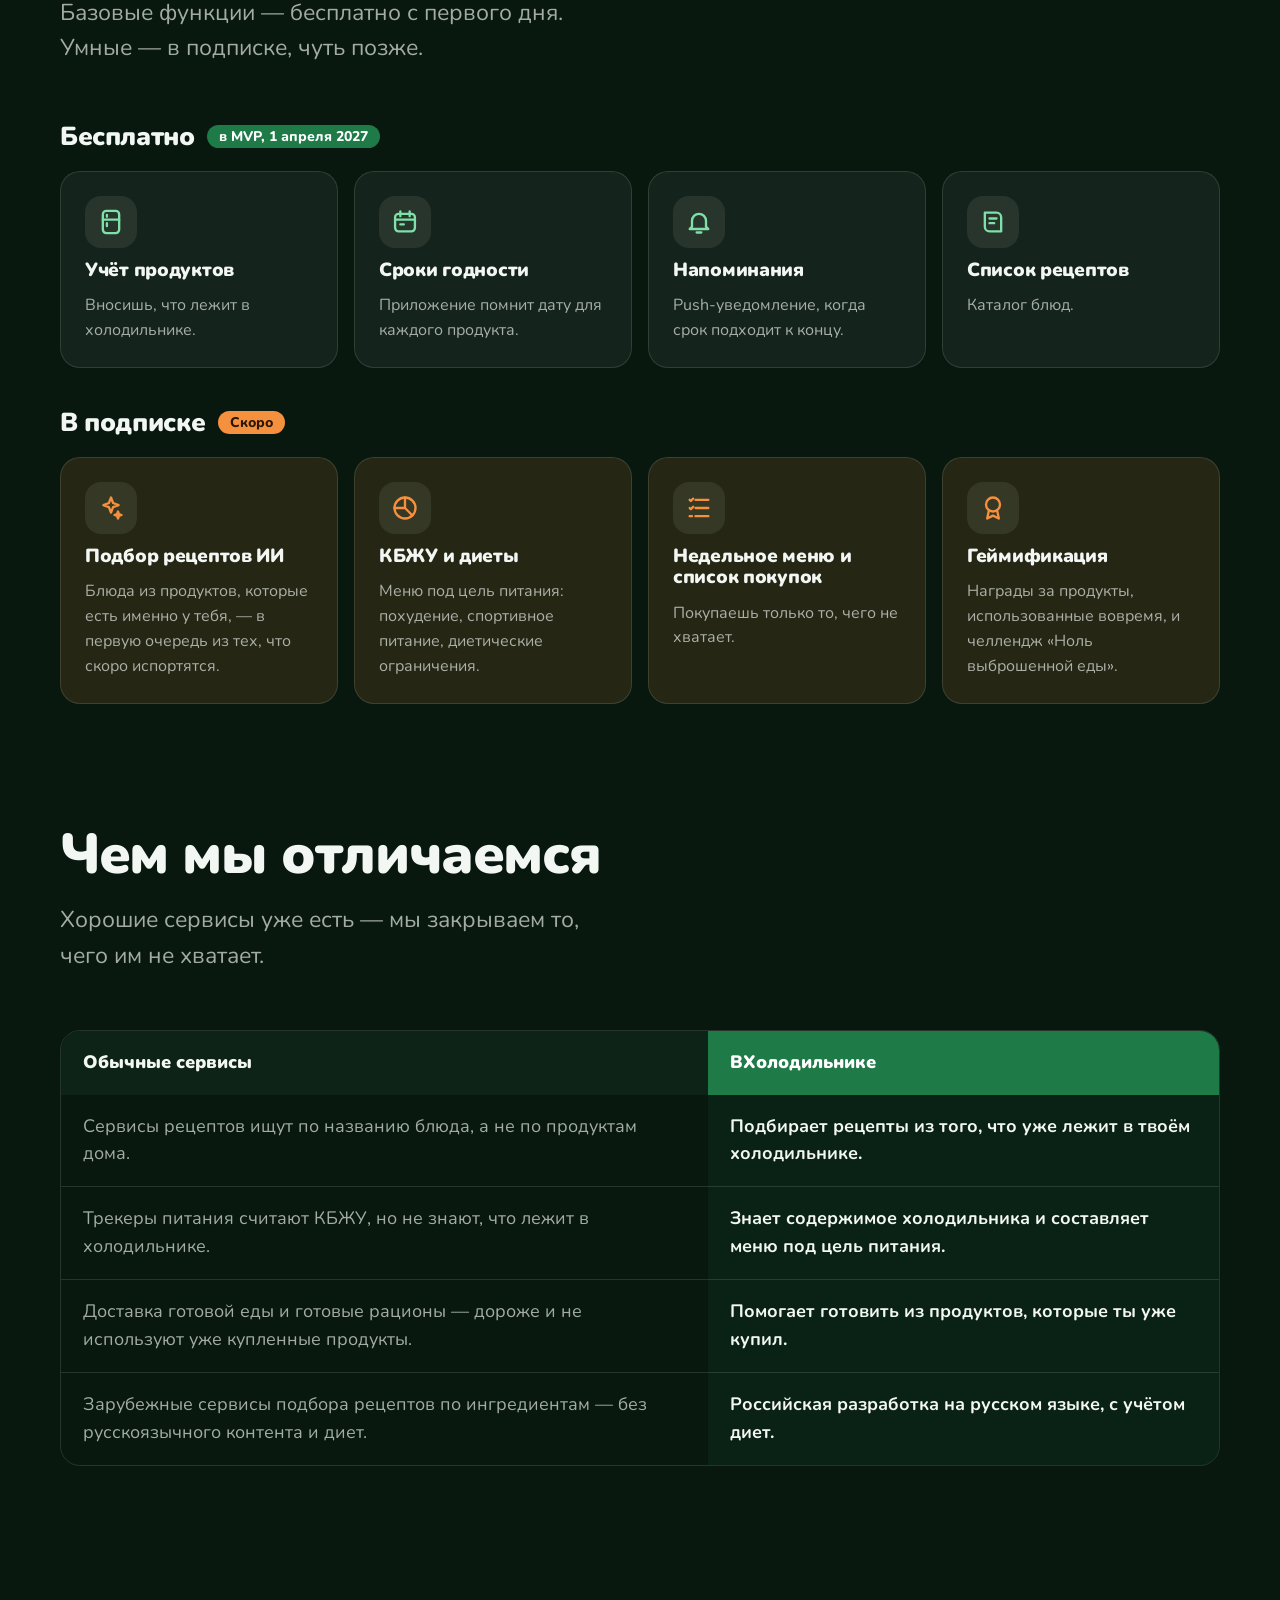
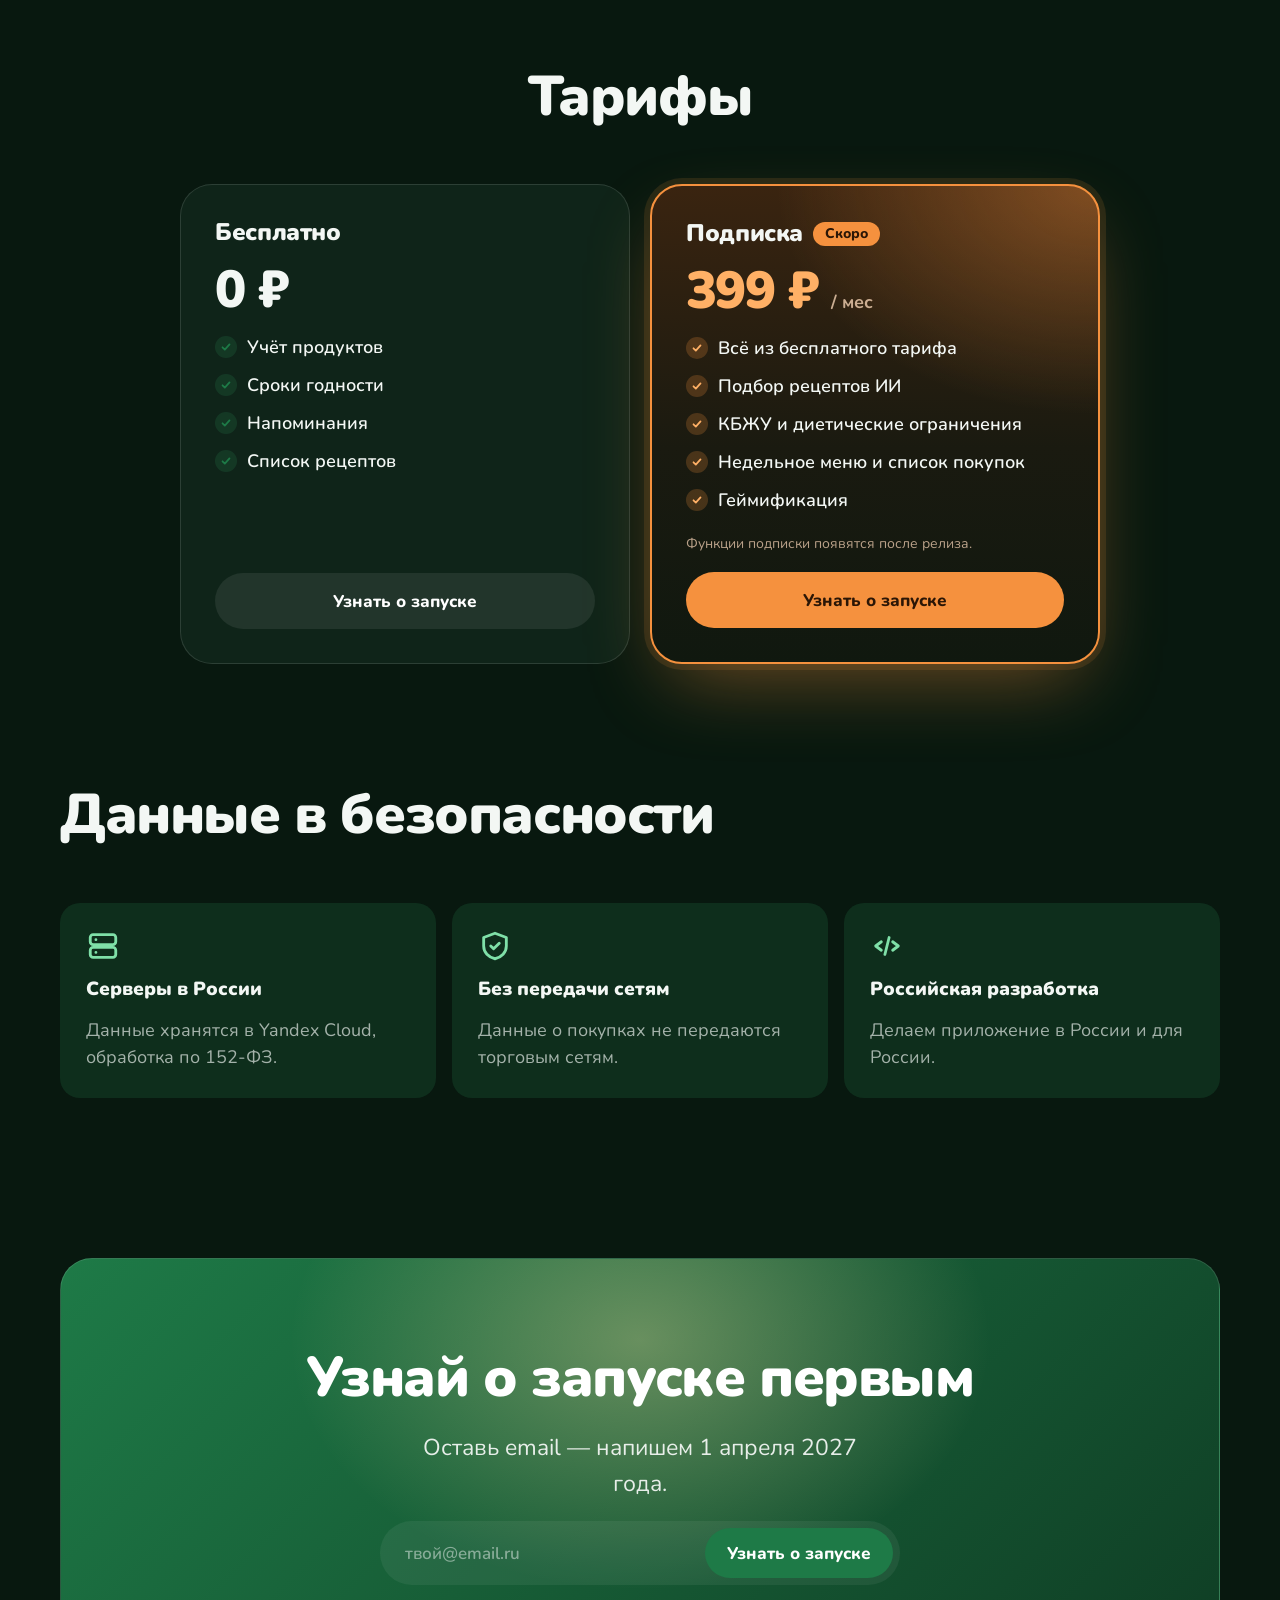
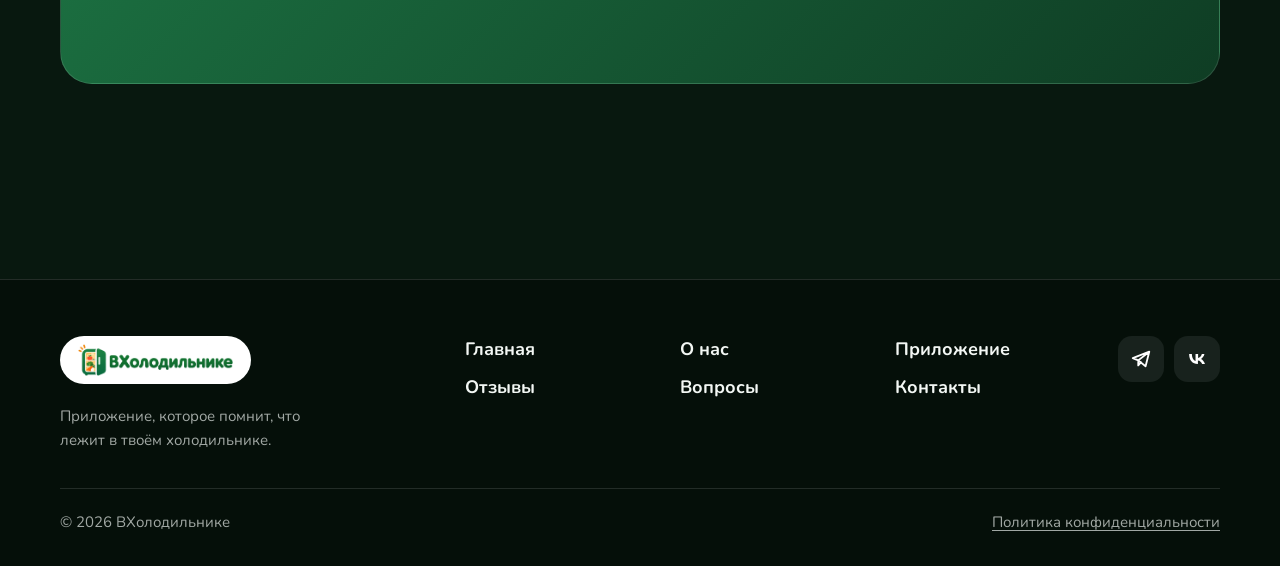
<file: app.html>
<!doctype html>
<html lang="ru">
<head>
  <meta charset="utf-8">
  <meta name="viewport" content="width=device-width, initial-scale=1">
  <title>Приложение — ВХолодильнике</title>
  <meta name="description" content="Экраны приложения ВХолодильнике, бесплатные функции и подписка, тарифы и безопасность данных.">
  <link rel="icon" type="image/png" href="logo-icon.png">
  <link rel="preconnect" href="https://fonts.googleapis.com">
  <link rel="preconnect" href="https://fonts.gstatic.com" crossorigin>
  <link href="https://fonts.googleapis.com/css2?family=Nunito:wght@400;600;700;800;900&display=swap" rel="stylesheet">
  <link rel="stylesheet" href="styles.css">
</head>
<body class="home">
  <header class="site-header">
    <div class="wrap bar">
      <a class="logo" href="index.html" aria-label="ВХолодильнике — на главную">
        <img src="logo.png" alt="ВХолодильнике" width="720" height="148">
      </a>
      <button class="burger" type="button" aria-label="Открыть меню" aria-expanded="false" aria-controls="menu">
        <span></span><span></span><span></span>
      </button>
      <nav class="menu" id="menu" aria-label="Основное меню">
        <ul class="menu-l">
          <li><a href="about.html">О нас</a></li>
          <li><a href="app.html" class="is-active" aria-current="page">Приложение</a></li>
          <li><a href="reviews.html">Отзывы</a></li>
        </ul>
        <ul class="menu-r">
          <li><a href="faq.html">Вопросы</a></li>
          <li><a href="contacts.html">Контакты</a></li>
          <li><button class="btn btn-accent" type="button" data-open-modal>Скачать</button></li>
        </ul>
      </nav>
    </div>
  </header>

  <main>
    <section class="page-hero">
      <div class="hd-bg" aria-hidden="true">
        <div class="hd-glow"></div>
        <div class="hd-cool"></div>
        <div class="hd-shelves"></div>
        <div class="hd-frost">
          <i style="--x:10%;--d:14s;--s:-2s;--z:4px"></i><i style="--x:24%;--d:18s;--s:-7s;--z:3px"></i>
          <i style="--x:38%;--d:12s;--s:-4s;--z:5px"></i><i style="--x:55%;--d:17s;--s:-9s;--z:3px"></i>
          <i style="--x:70%;--d:15s;--s:-1s;--z:4px"></i><i style="--x:86%;--d:19s;--s:-11s;--z:5px"></i>
        </div>
        <svg class="hd-food f3" viewBox="0 0 48 48" fill="none" stroke="currentColor" stroke-width="1.8" stroke-linecap="round" stroke-linejoin="round"><path d="M18 6h12v6l4 6v22a2 2 0 0 1-2 2H16a2 2 0 0 1-2-2V18l4-6z"/><path d="M18 12h12M14 24h20"/></svg>
        <svg class="hd-food f5" viewBox="0 0 48 48" fill="none" stroke="currentColor" stroke-width="1.8" stroke-linecap="round" stroke-linejoin="round"><path d="M10 38C10 22 20 12 38 10c-2 18-12 28-28 28z"/><path d="M10 38l16-16"/></svg>
      </div>
      <div class="wrap">
        <h1 class="h-display">Приложение</h1>
      </div>
    </section>

    <section class="section-tight" style="padding-top:0" aria-label="Экраны приложения">
      <div class="wrap screens-shell">
        <div class="screens" tabindex="0" aria-label="Карусель экранов приложения">
          <figure class="shot">
        <div class="phone" role="img" aria-label="Пример экрана «Мой холодильник»: список продуктов с цветными метками сроков годности">
          <div class="screen" aria-hidden="true">
            <div class="status"><span>9:41</span><i></i></div>
            <div class="app-top">
              <h4>Мой холодильник</h4>
              <p>6 продуктов</p>
            </div>
            <div class="search">Найти продукт</div>
            <ul class="items">
              <li class="item"><span class="em">🥛</span><span><b>Молоко</b><small>1 л</small></span><span class="tag tag-bad">Срок истекает завтра</span></li>
              <li class="item"><span class="em">🧀</span><span><b>Сыр</b><small>200 г</small></span><span class="tag tag-warn">2 дня</span></li>
              <li class="item"><span class="em">🥬</span><span><b>Шпинат</b><small>1 пучок</small></span><span class="tag tag-warn">2 дня</span></li>
              <li class="item"><span class="em">🥕</span><span><b>Морковь</b><small>4 шт</small></span><span class="tag tag-ok">ещё 5 дней</span></li>
              <li class="item"><span class="em">🍎</span><span><b>Яблоки</b><small>6 шт</small></span><span class="tag tag-ok">ещё 7 дней</span></li>
              <li class="item"><span class="em">🥚</span><span><b>Яйца</b><small>10 шт</small></span><span class="tag tag-ok">ещё 12 дней</span></li>
            </ul>
            <div class="tabbar"><span class="on"></span><span></span><b class="fab">+</b><span></span><span></span></div>
          </div>
        </div>
            <figcaption><b>Мой холодильник</b><small>Продукты и их сроки</small></figcaption>
          </figure>

          <figure class="shot">
            <div class="phone" role="img" aria-label="Пример экрана: уведомление на экране блокировки «Молоко — срок истекает завтра»">
              <div class="screen lock" aria-hidden="true">
                <div class="status"><span>8:30</span><i></i></div>
                <div class="lock-time"><b>8:30</b><span>Среда, 14 октября</span></div>
                <div class="push">
                  <div class="push-head"><img src="logo-icon.png" alt=""><span>ВХолодильнике</span><time>сейчас</time></div>
                  <p><b>Молоко — срок истекает завтра.</b>Посмотри, что приготовить</p>
                </div>
                <div class="lock-bottom"><span></span><span></span></div>
              </div>
            </div>
            <figcaption><b>Напоминание</b><small>Push, когда срок подходит к концу</small></figcaption>
          </figure>

          <figure class="shot shot-danger">
            <div class="phone" role="img" aria-label="Пример экрана «Продукт в опасности»: грустный пакет молока с одним сердечком здоровья из пяти и рецепты, чтобы его спасти">
              <div class="screen danger" aria-hidden="true">
                <div class="status"><span>9:41</span><i></i></div>
                <div class="danger-top">
                  <h4>Мой холодильник</h4>
                  <span class="tag tag-bad">Срок истекает завтра</span>
                </div>

                <div class="danger-hero">
                  <svg class="milk" viewBox="0 0 120 150" fill="none">
                    <g class="milk-body">
                      <!-- тень на полке -->
                      <ellipse cx="60" cy="142" rx="34" ry="5" fill="#000" fill-opacity=".08"/>
                      <!-- крыша пакета -->
                      <path d="M34 22 L60 6 L86 22 Z" fill="#e6f3eb"/>
                      <rect x="54" y="2" width="12" height="7" rx="1.5" fill="#f5913e"/>
                      <!-- корпус -->
                      <rect x="30" y="22" width="60" height="116" rx="7" fill="#ffffff" stroke="#d5e2da" stroke-width="2"/>
                      <!-- зелёная этикетка -->
                      <rect x="30" y="96" width="60" height="30" fill="#1e7a47"/>
                      <path d="M41 111c4-6 8-6 12 0s8 6 12 0 8-6 12 0" stroke="#ffffff" stroke-width="2.4" stroke-linecap="round"/>
                      <!-- брови домиком -->
                      <path d="M40 50 L51 44" stroke="#26302b" stroke-width="2.6" stroke-linecap="round"/>
                      <path d="M80 50 L69 44" stroke="#26302b" stroke-width="2.6" stroke-linecap="round"/>
                      <!-- грустные глаза -->
                      <ellipse cx="47" cy="59" rx="5" ry="6" fill="#26302b"/>
                      <ellipse cx="73" cy="59" rx="5" ry="6" fill="#26302b"/>
                      <circle cx="48.6" cy="57" r="1.6" fill="#ffffff"/>
                      <circle cx="74.6" cy="57" r="1.6" fill="#ffffff"/>
                      <!-- румянец -->
                      <ellipse cx="40" cy="72" rx="5" ry="3" fill="#f5913e" fill-opacity=".35"/>
                      <ellipse cx="80" cy="72" rx="5" ry="3" fill="#f5913e" fill-opacity=".35"/>
                      <!-- рот грустной дугой -->
                      <path d="M52 82 Q60 75 68 82" stroke="#26302b" stroke-width="2.6" stroke-linecap="round"/>
                      <!-- слезинки -->
                      <path class="tear tear-1" d="M45 66 q-3 5 0 7 q3 -2 0 -7 z" fill="#7cc6ef"/>
                      <path class="tear tear-2" d="M75 66 q-3 5 0 7 q3 -2 0 -7 z" fill="#7cc6ef"/>
                    </g>
                  </svg>
                </div>

                <div class="danger-hp">
                  <div class="hearts">
                    <svg class="heart full pulse" viewBox="0 0 24 22"><path d="M12 21s-9-5.6-9-12A5 5 0 0 1 12 6a5 5 0 0 1 9 3c0 6.4-9 12-9 12z"/></svg>
                    <svg class="heart" viewBox="0 0 24 22"><path d="M12 21s-9-5.6-9-12A5 5 0 0 1 12 6a5 5 0 0 1 9 3c0 6.4-9 12-9 12z"/></svg>
                    <svg class="heart" viewBox="0 0 24 22"><path d="M12 21s-9-5.6-9-12A5 5 0 0 1 12 6a5 5 0 0 1 9 3c0 6.4-9 12-9 12z"/></svg>
                    <svg class="heart" viewBox="0 0 24 22"><path d="M12 21s-9-5.6-9-12A5 5 0 0 1 12 6a5 5 0 0 1 9 3c0 6.4-9 12-9 12z"/></svg>
                    <svg class="heart" viewBox="0 0 24 22"><path d="M12 21s-9-5.6-9-12A5 5 0 0 1 12 6a5 5 0 0 1 9 3c0 6.4-9 12-9 12z"/></svg>
                  </div>
                  <p>Молоко 2,5% · осталось 1 день</p>
                </div>

                <div class="danger-recipes">
                  <b class="danger-title">Спаси молоко — приготовь сегодня</b>
                  <div class="rcard"><span class="ricon">🥞</span><span class="rtext"><b>Блины</b><small>20 мин</small></span><span class="tag tag-ok">Есть все продукты</span></div>
                  <div class="rcard"><span class="ricon">🍳</span><span class="rtext"><b>Омлет</b><small>10 мин</small></span><span class="tag tag-ok">Есть все продукты</span></div>
                  <div class="rcard"><span class="ricon">🥤</span><span class="rtext"><b>Молочный коктейль</b><small>5 мин</small></span><span class="tag tag-warn">Не хватает 1&nbsp;продукта</span></div>
                </div>

                <div class="danger-btn">Что приготовить?</div>
              </div>
            </div>
            <figcaption><b>Продукт в опасности</b><small>пример экрана</small></figcaption>
            <p class="shot-note">Продукты в холодильнике сами напомнят о себе: чем ближе срок годности, тем меньше у них сердечек. Приготовь блюдо — и спаси продукт.</p>
          </figure>

          <figure class="shot">
            <div class="phone" role="img" aria-label="Пример экрана: рецепты из продуктов, которые есть дома">
              <div class="screen" aria-hidden="true">
                <div class="status"><span>9:41</span><i></i></div>
                <div class="app-top"><h4>Рецепты</h4><p>Из того, что есть дома</p></div>
                <div class="recipes">
                  <div class="recipe"><div class="pic" style="background:#fff4d6">🍳🥬</div><div class="body"><b>Омлет со шпинатом<small>15 мин</small></b><span class="tag tag-ok">Есть все продукты</span></div></div>
                  <div class="recipe"><div class="pic" style="background:#e6f3eb">🥞🧀</div><div class="body"><b>Сырники<small>25 мин</small></b><span class="tag tag-ok">Есть все продукты</span></div></div>
                  <div class="recipe"><div class="pic" style="background:#fff0e2">🥕🍲</div><div class="body"><b>Морковный суп<small>40 мин</small></b><span class="tag tag-warn">Не хватает 1 продукта</span></div></div>
                </div>
                <div class="tabbar"><span></span><span class="on"></span><b class="fab">+</b><span></span><span></span></div>
              </div>
            </div>
            <figcaption><b>Рецепты</b><small>Что приготовить прямо сейчас</small></figcaption>
          </figure>

          <figure class="shot">
            <div class="phone" role="img" aria-label="Пример экрана: добавление продукта с названием, категорией и сроком годности">
              <div class="screen" aria-hidden="true">
                <div class="status"><span>9:41</span><i></i></div>
                <div class="app-top"><h4>Новый продукт</h4><p>Пара секунд — и готово</p></div>
                <div class="form-screen">
                  <div class="fld"><label>Название</label><div class="val">Кефир</div></div>
                  <div class="fld"><label>Категория</label>
                    <div class="chips"><span class="chip on">Молочное</span><span class="chip">Овощи</span><span class="chip">Фрукты</span><span class="chip">Мясо</span><span class="chip">Крупы</span></div>
                  </div>
                  <div class="fld"><label>Срок годности</label><div class="val plain"><span>20.10.2026</span><span>📅</span></div></div>
                  <div class="chips"><span class="chip">+3 дня</span><span class="chip">+7 дней</span><span class="chip">+14 дней</span></div>
                  <div class="screen-btn">Добавить в холодильник</div>
                </div>
                <div class="tabbar"><span></span><span></span><b class="fab">+</b><span></span><span></span></div>
              </div>
            </div>
            <figcaption><b>Добавление продукта</b><small>Название, категория, срок</small></figcaption>
          </figure>

          <figure class="shot">
            <div class="phone" role="img" aria-label="Пример экрана: статистика, спасено продуктов за месяц — 12">
              <div class="screen" aria-hidden="true">
                <div class="status"><span>9:41</span><i></i></div>
                <div class="app-top"><h4>Статистика</h4><p>Октябрь</p></div>
                <div class="stat-hero"><small>Спасено продуктов за месяц</small><b>12</b></div>
                <div class="bars">
                  <div class="bars-title">По неделям</div>
                  <div class="bars-grid">
                    <div><em>2</em><i style="height:34%"></i>1 нед</div>
                    <div><em>3</em><i style="height:52%"></i>2 нед</div>
                    <div><em>3</em><i style="height:52%"></i>3 нед</div>
                    <div><em>4</em><i style="height:70%"></i>4 нед</div>
                  </div>
                </div>
                <div class="streak"><span>🏅</span>Ни одного выброшенного продукта 9 дней подряд</div>
                <div class="tabbar"><span></span><span></span><b class="fab">+</b><span></span><span class="on"></span></div>
              </div>
            </div>
            <figcaption><b>Статистика</b><small>Пример экрана</small></figcaption>
          </figure>
        </div>
        <div class="screens-nav">
          <button class="round" type="button" data-scroll="-1" aria-label="Предыдущий экран"><svg viewBox="0 0 24 24" fill="none" stroke="currentColor" stroke-width="2.6" stroke-linecap="round" stroke-linejoin="round"><path d="M15 5l-7 7 7 7"/></svg></button>
          <button class="round" type="button" data-scroll="1" aria-label="Следующий экран"><svg viewBox="0 0 24 24" fill="none" stroke="currentColor" stroke-width="2.6" stroke-linecap="round" stroke-linejoin="round"><path d="M9 5l7 7-7 7"/></svg></button>
        </div>
      </div>
    </section>

    <section class="section" id="features">
      <div class="wrap">
        <div class="section-head reveal">
          <h2 class="h-section">Функции</h2>
          <p class="lead">Базовые функции — бесплатно с первого дня. Умные — в подписке, чуть позже.</p>
        </div>
        <div class="features">
          <div class="feat-group">
            <h3>Бесплатно <span class="badge badge-free">в MVP, 1 апреля 2027</span></h3>
            <div class="feat-grid">
              <article class="feat reveal"><span class="fi"><svg viewBox="0 0 24 24" fill="none" stroke="currentColor" stroke-width="2" stroke-linecap="round" stroke-linejoin="round"><rect x="5" y="2.5" width="14" height="19" rx="3"/><path d="M5 10h14M8.5 6v1.5M8.5 13v2.5"/></svg></span><h4>Учёт продуктов</h4><p>Вносишь, что лежит в холодильнике.</p></article>
              <article class="feat reveal"><span class="fi"><svg viewBox="0 0 24 24" fill="none" stroke="currentColor" stroke-width="2" stroke-linecap="round" stroke-linejoin="round"><rect x="3.5" y="5" width="17" height="15" rx="3"/><path d="M3.5 10h17M8 3v4M16 3v4M8 14h3"/></svg></span><h4>Сроки годности</h4><p>Приложение помнит дату для каждого продукта.</p></article>
              <article class="feat reveal"><span class="fi"><svg viewBox="0 0 24 24" fill="none" stroke="currentColor" stroke-width="2" stroke-linecap="round" stroke-linejoin="round"><path d="M18 16V11a6 6 0 0 0-12 0v5l-2 2h16l-2-2z"/><path d="M10 21h4"/></svg></span><h4>Напоминания</h4><p>Push-уведомление, когда срок подходит к концу.</p></article>
              <article class="feat reveal"><span class="fi"><svg viewBox="0 0 24 24" fill="none" stroke="currentColor" stroke-width="2" stroke-linecap="round" stroke-linejoin="round"><path d="M5 4h10a4 4 0 0 1 4 4v12H9a4 4 0 0 1-4-4V4z"/><path d="M9 9h6M9 13h4"/></svg></span><h4>Список рецептов</h4><p>Каталог блюд.</p></article>
            </div>
          </div>
          <div class="feat-group">
            <h3>В подписке <span class="badge badge-soon">Скоро</span></h3>
            <div class="feat-grid">
              <article class="feat pro reveal"><span class="fi"><svg viewBox="0 0 24 24" fill="none" stroke="currentColor" stroke-width="2" stroke-linecap="round" stroke-linejoin="round"><path d="M12 3l1.8 4.7L18.5 9.5l-4.7 1.8L12 16l-1.8-4.7L5.5 9.5l4.7-1.8z"/><path d="M18 15l.8 2.2L21 18l-2.2.8L18 21l-.8-2.2L15 18l2.2-.8z"/></svg></span><h4>Подбор рецептов ИИ</h4><p>Блюда из продуктов, которые есть именно у тебя, — в первую очередь из тех, что скоро испортятся.</p></article>
              <article class="feat pro reveal"><span class="fi"><svg viewBox="0 0 24 24" fill="none" stroke="currentColor" stroke-width="2" stroke-linecap="round" stroke-linejoin="round"><circle cx="12" cy="12" r="9"/><path d="M12 3v9l6.4 6.4M12 12H3"/></svg></span><h4>КБЖУ и диеты</h4><p>Меню под цель питания: похудение, спортивное питание, диетические ограничения.</p></article>
              <article class="feat pro reveal"><span class="fi"><svg viewBox="0 0 24 24" fill="none" stroke="currentColor" stroke-width="2" stroke-linecap="round" stroke-linejoin="round"><path d="M9 5h11M9 12h11M9 19h11"/><path d="M4 5l1 1 2-2M4 12l1 1 2-2M4 19h2"/></svg></span><h4>Недельное меню и список покупок</h4><p>Покупаешь только то, чего не хватает.</p></article>
              <article class="feat pro reveal"><span class="fi"><svg viewBox="0 0 24 24" fill="none" stroke="currentColor" stroke-width="2" stroke-linecap="round" stroke-linejoin="round"><circle cx="12" cy="9" r="6"/><path d="M8.5 14l-1.5 7 5-2.5 5 2.5-1.5-7"/></svg></span><h4>Геймификация</h4><p>Награды за продукты, использованные вовремя, и челлендж «Ноль выброшенной еды».</p></article>
            </div>
          </div>
        </div>
      </div>
    </section>

    <section class="section-tight" id="compare" style="padding-top:0">
      <div class="wrap">
        <div class="section-head reveal">
          <h2 class="h-section">Чем мы отличаемся</h2>
          <p class="lead">Хорошие сервисы уже есть — мы закрываем то, чего им не хватает.</p>
        </div>
        <table class="compare reveal">
          <thead>
            <tr><th scope="col">Обычные сервисы</th><th scope="col">ВХолодильнике</th></tr>
          </thead>
          <tbody>
            <tr><td data-label="Обычные сервисы">Сервисы рецептов ищут по названию блюда, а не по продуктам дома.</td><td data-label="ВХолодильнике">Подбирает рецепты из того, что уже лежит в твоём холодильнике.</td></tr>
            <tr><td data-label="Обычные сервисы">Трекеры питания считают КБЖУ, но не знают, что лежит в холодильнике.</td><td data-label="ВХолодильнике">Знает содержимое холодильника и составляет меню под цель питания.</td></tr>
            <tr><td data-label="Обычные сервисы">Доставка готовой еды и готовые рационы — дороже и не используют уже купленные продукты.</td><td data-label="ВХолодильнике">Помогает готовить из продуктов, которые ты уже купил.</td></tr>
            <tr><td data-label="Обычные сервисы">Зарубежные сервисы подбора рецептов по ингредиентам — без русскоязычного контента и диет.</td><td data-label="ВХолодильнике">Российская разработка на русском языке, с учётом диет.</td></tr>
          </tbody>
        </table>
      </div>
    </section>

    <section class="section" id="pricing">
      <div class="wrap">
        <div class="section-head center reveal">
          <h2 class="h-section">Тарифы</h2>
        </div>
        <div class="pricing">
          <div class="plan reveal">
            <h3>Бесплатно</h3>
            <div class="price">0 ₽</div>
            <ul>
              <li>Учёт продуктов</li>
              <li>Сроки годности</li>
              <li>Напоминания</li>
              <li>Список рецептов</li>
            </ul>
            <button class="btn btn-ghost" type="button" data-open-modal>Узнать о запуске</button>
          </div>
          <div class="plan pro reveal">
            <h3>Подписка <span class="badge badge-soon">Скоро</span></h3>
            <div class="price">399 ₽ <small>/ мес</small></div>
            <ul>
              <li>Всё из бесплатного тарифа</li>
              <li>Подбор рецептов ИИ</li>
              <li>КБЖУ и диетические ограничения</li>
              <li>Недельное меню и список покупок</li>
              <li>Геймификация</li>
            </ul>
            <p class="plan-note">Функции подписки появятся после релиза.</p>
            <button class="btn btn-green" type="button" data-open-modal>Узнать о запуске</button>
          </div>
        </div>
      </div>
    </section>

    <section class="section-tight" id="safety" style="padding-top:0">
      <div class="wrap">
        <div class="section-head reveal">
          <h2 class="h-section">Данные в безопасности</h2>
        </div>
        <div class="safe">
          <div class="reveal"><svg viewBox="0 0 24 24" fill="none" stroke="currentColor" stroke-width="2" stroke-linecap="round" stroke-linejoin="round"><rect x="3" y="4" width="18" height="7" rx="2"/><rect x="3" y="13" width="18" height="7" rx="2"/><path d="M7 7.5h.01M7 16.5h.01"/></svg><b>Серверы в России</b><p>Данные хранятся в Yandex Cloud, обработка по 152-ФЗ.</p></div>
          <div class="reveal"><svg viewBox="0 0 24 24" fill="none" stroke="currentColor" stroke-width="2" stroke-linecap="round" stroke-linejoin="round"><path d="M12 3l8 3v6c0 4.5-3.4 8-8 9-4.6-1-8-4.5-8-9V6l8-3z"/><path d="M9 12l2 2 4-4"/></svg><b>Без передачи сетям</b><p>Данные о покупках не передаются торговым сетям.</p></div>
          <div class="reveal"><svg viewBox="0 0 24 24" fill="none" stroke="currentColor" stroke-width="2" stroke-linecap="round" stroke-linejoin="round"><path d="M8 9l-4 3 4 3M16 9l4 3-4 3M13.5 6l-3 12"/></svg><b>Российская разработка</b><p>Делаем приложение в России и для России.</p></div>
        </div>
      </div>
    </section>

    <section class="section-tight">
      <div class="wrap">
        <div class="cta-band reveal">
          <h2 class="h-section">Узнай о запуске первым</h2>
          <p class="lead">Оставь email — напишем 1 апреля 2027 года.</p>
          <div data-launch-slot style="width:100%;max-width:520px"></div>
        </div>
      </div>
    </section>
  </main>

  <footer class="site-footer">
    <div class="wrap">
      <div class="foot">
        <div class="foot-logo">
          <a href="index.html" aria-label="ВХолодильнике — на главную"><img src="logo.png" alt="ВХолодильнике" width="720" height="148"></a>
          <p>Приложение, которое помнит, что лежит в твоём холодильнике.</p>
        </div>
        <ul class="foot-links" aria-label="Страницы сайта">
          <li><a href="index.html">Главная</a></li>
          <li><a href="about.html">О нас</a></li>
          <li><a href="app.html">Приложение</a></li>
          <li><a href="reviews.html">Отзывы</a></li>
          <li><a href="faq.html">Вопросы</a></li>
          <li><a href="contacts.html">Контакты</a></li>
        </ul>
        <div class="socials" aria-label="Соцсети">
          <button type="button" aria-label="Telegram" data-toast="Ссылки на наши сообщества появятся совсем скоро">
            <svg viewBox="0 0 24 24" fill="none" stroke="currentColor" stroke-width="2" stroke-linejoin="round" stroke-linecap="round"><path d="M21 4L3 11l6 2.5M21 4l-4 16-8-6.5M21 4L9 13.5V19l3-3.5"/></svg>
          </button>
          <button type="button" aria-label="ВКонтакте" data-toast="Ссылки на наши сообщества появятся совсем скоро">
            <svg viewBox="0 0 24 24" fill="currentColor"><path d="M12.8 17.5C6.9 17.5 3.5 13.4 3.4 6.6h3c.1 5 2.3 7.1 4 7.5V6.6h2.8v4.3c1.7-.2 3.5-2.1 4.1-4.3h2.8c-.5 2.6-2.4 4.5-3.8 5.3 1.4.6 3.6 2.3 4.4 5.6h-3.1c-.7-2.2-2.4-3.8-4.6-4v4h-.2z"/></svg>
          </button>
        </div>
      </div>
      <div class="foot-bottom">
        <span>© 2026 ВХолодильнике</span>
        <a href="privacy.html">Политика конфиденциальности</a>
      </div>
    </div>
  </footer>

  <script src="script.js"></script>
</body>
</html>
</file>
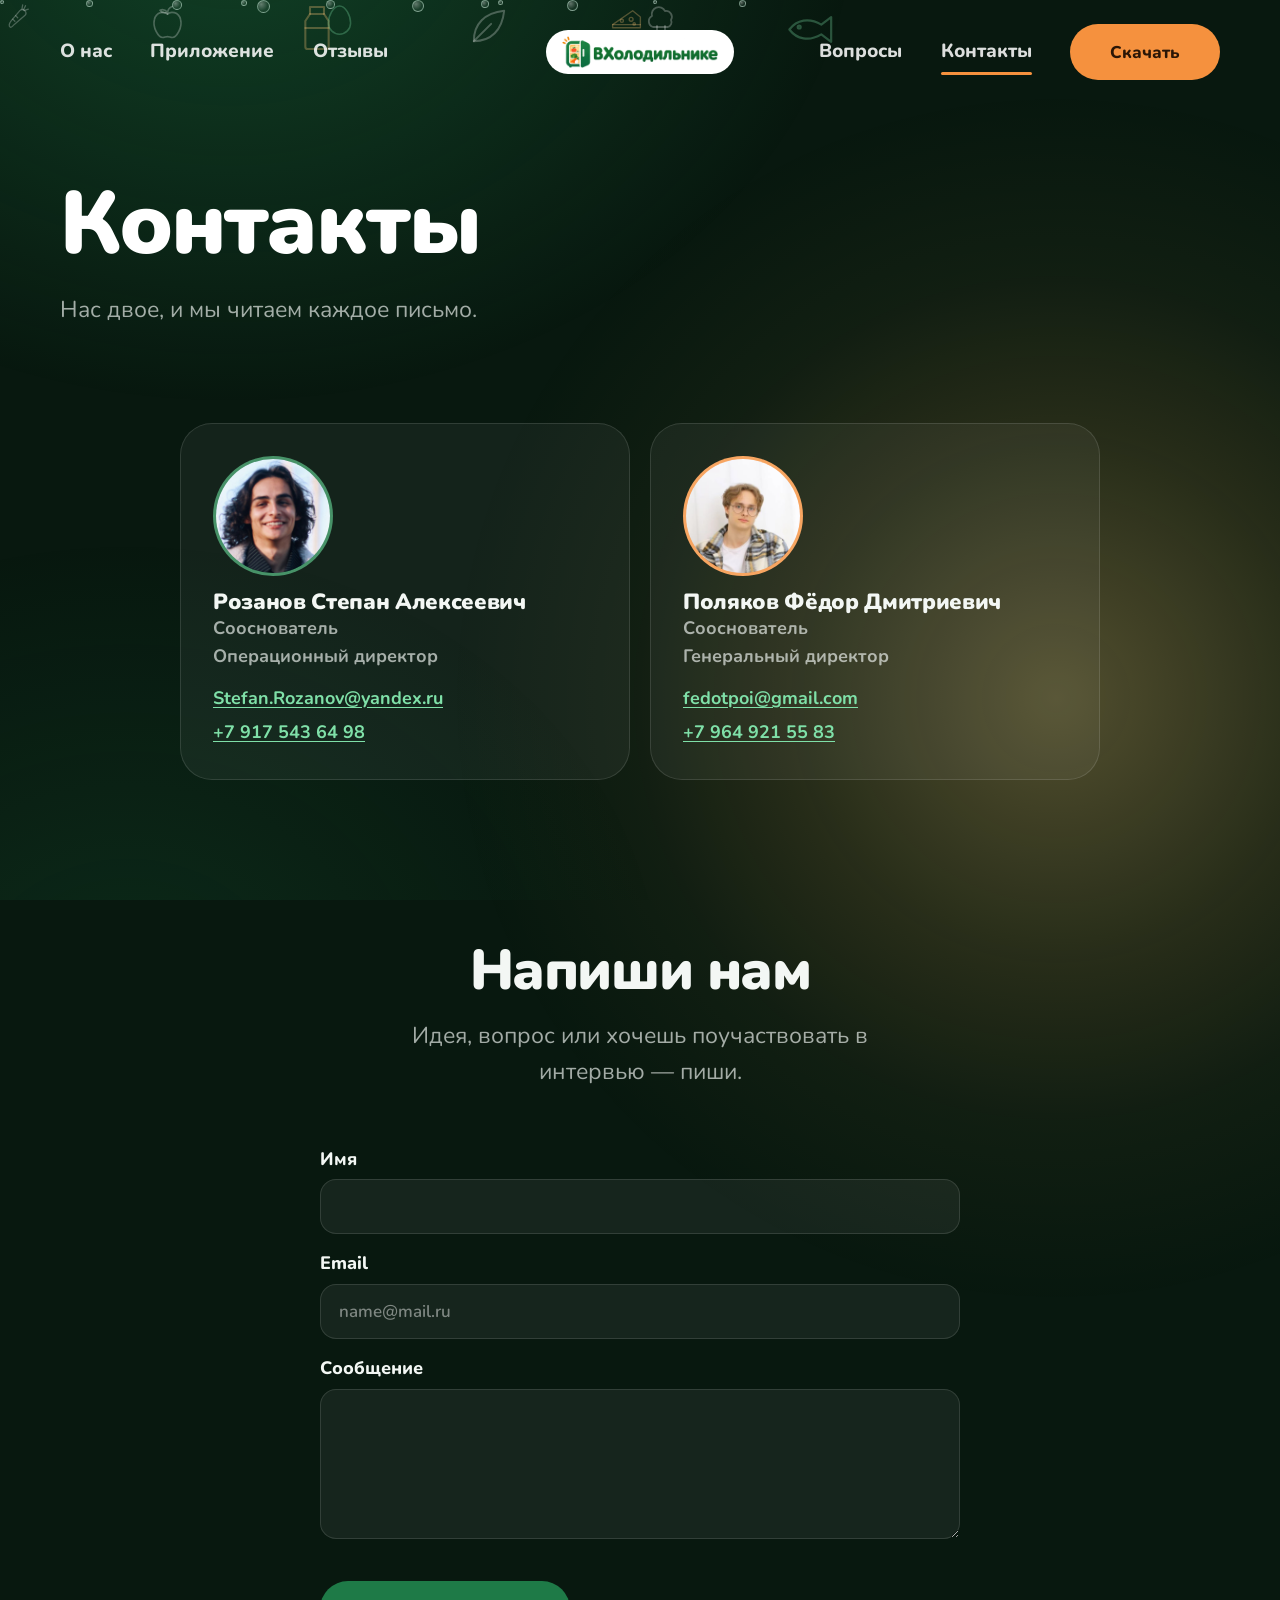
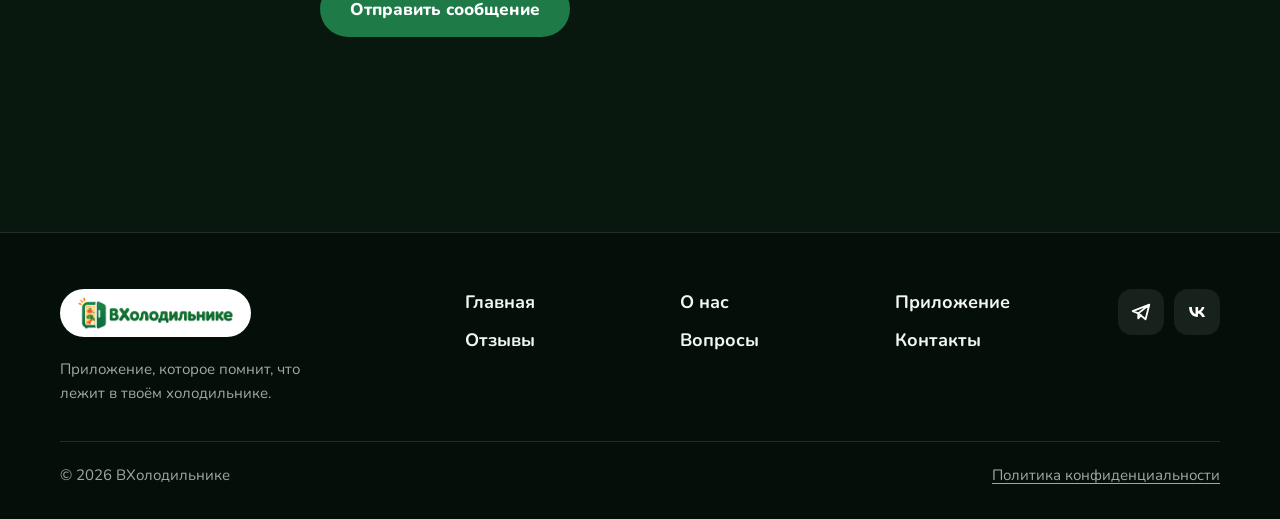
<file: contacts.html>
<!doctype html>
<html lang="ru">
<head>
  <meta charset="utf-8">
  <meta name="viewport" content="width=device-width, initial-scale=1">
  <title>Контакты — ВХолодильнике</title>
  <meta name="description" content="Команда ВХолодильнике: как с нами связаться.">
  <link rel="icon" type="image/png" href="logo-icon.png">
  <link rel="preconnect" href="https://fonts.googleapis.com">
  <link rel="preconnect" href="https://fonts.gstatic.com" crossorigin>
  <link href="https://fonts.googleapis.com/css2?family=Nunito:wght@400;600;700;800;900&display=swap" rel="stylesheet">
  <link rel="stylesheet" href="styles.css">
</head>
<body class="home">
  <header class="site-header">
    <div class="wrap bar">
      <a class="logo" href="index.html" aria-label="ВХолодильнике — на главную">
        <img src="logo.png" alt="ВХолодильнике" width="720" height="148">
      </a>
      <button class="burger" type="button" aria-label="Открыть меню" aria-expanded="false" aria-controls="menu">
        <span></span><span></span><span></span>
      </button>
      <nav class="menu" id="menu" aria-label="Основное меню">
        <ul class="menu-l">
          <li><a href="about.html">О нас</a></li>
          <li><a href="app.html">Приложение</a></li>
          <li><a href="reviews.html">Отзывы</a></li>
        </ul>
        <ul class="menu-r">
          <li><a href="faq.html">Вопросы</a></li>
          <li><a href="contacts.html" class="is-active" aria-current="page">Контакты</a></li>
          <li><button class="btn btn-accent" type="button" data-open-modal>Скачать</button></li>
        </ul>
      </nav>
    </div>
  </header>

  <main>
    <section class="page-hero">
      <div class="hd-bg" aria-hidden="true">
        <div class="hd-glow"></div>
        <div class="hd-cool"></div>
        <div class="hd-shelves"></div>
        <div class="hd-frost">
          <i style="--x:10%;--d:14s;--s:-2s;--z:4px"></i><i style="--x:24%;--d:18s;--s:-7s;--z:3px"></i>
          <i style="--x:38%;--d:12s;--s:-4s;--z:5px"></i><i style="--x:55%;--d:17s;--s:-9s;--z:3px"></i>
          <i style="--x:70%;--d:15s;--s:-1s;--z:4px"></i><i style="--x:86%;--d:19s;--s:-11s;--z:5px"></i>
        </div>
        <svg class="hd-food f3" viewBox="0 0 48 48" fill="none" stroke="currentColor" stroke-width="1.8" stroke-linecap="round" stroke-linejoin="round"><path d="M18 6h12v6l4 6v22a2 2 0 0 1-2 2H16a2 2 0 0 1-2-2V18l4-6z"/><path d="M18 12h12M14 24h20"/></svg>
        <svg class="hd-food f5" viewBox="0 0 48 48" fill="none" stroke="currentColor" stroke-width="1.8" stroke-linecap="round" stroke-linejoin="round"><path d="M10 38C10 22 20 12 38 10c-2 18-12 28-28 28z"/><path d="M10 38l16-16"/></svg>
      </div>
      <div class="wrap">
        <h1 class="h-display">Контакты</h1>
        <p class="lead">Нас двое, и мы читаем каждое письмо.</p>
      </div>
    </section>

    <section class="section-tight" style="padding-top:0">
      <div class="wrap">
        <div class="team">
          <article class="person reveal">
            <img class="avatar" src="stepan.jpg" alt="Розанов Степан Алексеевич" width="480" height="480">
            <div>
              <h3>Розанов Степан Алексеевич</h3>
              <p class="role">Сооснователь</p>
              <p class="role">Операционный директор</p>
            </div>
            <ul>
              <li><a href="mailto:Stefan.Rozanov@yandex.ru">Stefan.Rozanov@yandex.ru</a></li>
              <li><a href="tel:+79175436498">+7 917 543 64 98</a></li>
            </ul>
          </article>
          <article class="person reveal">
            <img class="avatar" src="fedor.jpg" alt="Поляков Фёдор Дмитриевич" width="480" height="480">
            <div>
              <h3>Поляков Фёдор Дмитриевич</h3>
              <p class="role">Сооснователь</p>
              <p class="role">Генеральный директор</p>
            </div>
            <ul>
              <li><a href="mailto:fedotpoi@gmail.com">fedotpoi@gmail.com</a></li>
              <li><a href="tel:+79649215583">+7 964 921 55 83</a></li>
            </ul>
          </article>
        </div>
      </div>
    </section>

    <section class="section-tight" id="write">
      <div class="wrap">
        <div class="section-head center reveal">
          <h2 class="h-section">Напиши нам</h2>
          <p class="lead">Идея, вопрос или хочешь поучаствовать в интервью — пиши.</p>
        </div>
        <form class="contact-form reveal" data-contact-form novalidate>
          <label>Имя<input type="text" name="name" autocomplete="name" required></label>
          <label>Email<input type="email" name="email" autocomplete="email" placeholder="name@mail.ru" required></label>
          <label>Сообщение<textarea name="message" required></textarea></label>
          <input class="hp" type="text" name="_honey" tabindex="-1" autocomplete="off" aria-hidden="true">
          <p class="form-msg" role="alert"></p>
          <button class="btn btn-green" type="submit">Отправить сообщение</button>
        </form>
      </div>
    </section>
  </main>

  <footer class="site-footer">
    <div class="wrap">
      <div class="foot">
        <div class="foot-logo">
          <a href="index.html" aria-label="ВХолодильнике — на главную"><img src="logo.png" alt="ВХолодильнике" width="720" height="148"></a>
          <p>Приложение, которое помнит, что лежит в твоём холодильнике.</p>
        </div>
        <ul class="foot-links" aria-label="Страницы сайта">
          <li><a href="index.html">Главная</a></li>
          <li><a href="about.html">О нас</a></li>
          <li><a href="app.html">Приложение</a></li>
          <li><a href="reviews.html">Отзывы</a></li>
          <li><a href="faq.html">Вопросы</a></li>
          <li><a href="contacts.html">Контакты</a></li>
        </ul>
        <div class="socials" aria-label="Соцсети">
          <button type="button" aria-label="Telegram" data-toast="Ссылки на наши сообщества появятся совсем скоро">
            <svg viewBox="0 0 24 24" fill="none" stroke="currentColor" stroke-width="2" stroke-linejoin="round" stroke-linecap="round"><path d="M21 4L3 11l6 2.5M21 4l-4 16-8-6.5M21 4L9 13.5V19l3-3.5"/></svg>
          </button>
          <button type="button" aria-label="ВКонтакте" data-toast="Ссылки на наши сообщества появятся совсем скоро">
            <svg viewBox="0 0 24 24" fill="currentColor"><path d="M12.8 17.5C6.9 17.5 3.5 13.4 3.4 6.6h3c.1 5 2.3 7.1 4 7.5V6.6h2.8v4.3c1.7-.2 3.5-2.1 4.1-4.3h2.8c-.5 2.6-2.4 4.5-3.8 5.3 1.4.6 3.6 2.3 4.4 5.6h-3.1c-.7-2.2-2.4-3.8-4.6-4v4h-.2z"/></svg>
          </button>
        </div>
      </div>
      <div class="foot-bottom">
        <span>© 2026 ВХолодильнике</span>
        <a href="privacy.html">Политика конфиденциальности</a>
      </div>
    </div>
  </footer>

  <script src="script.js"></script>
</body>
</html>
</file>
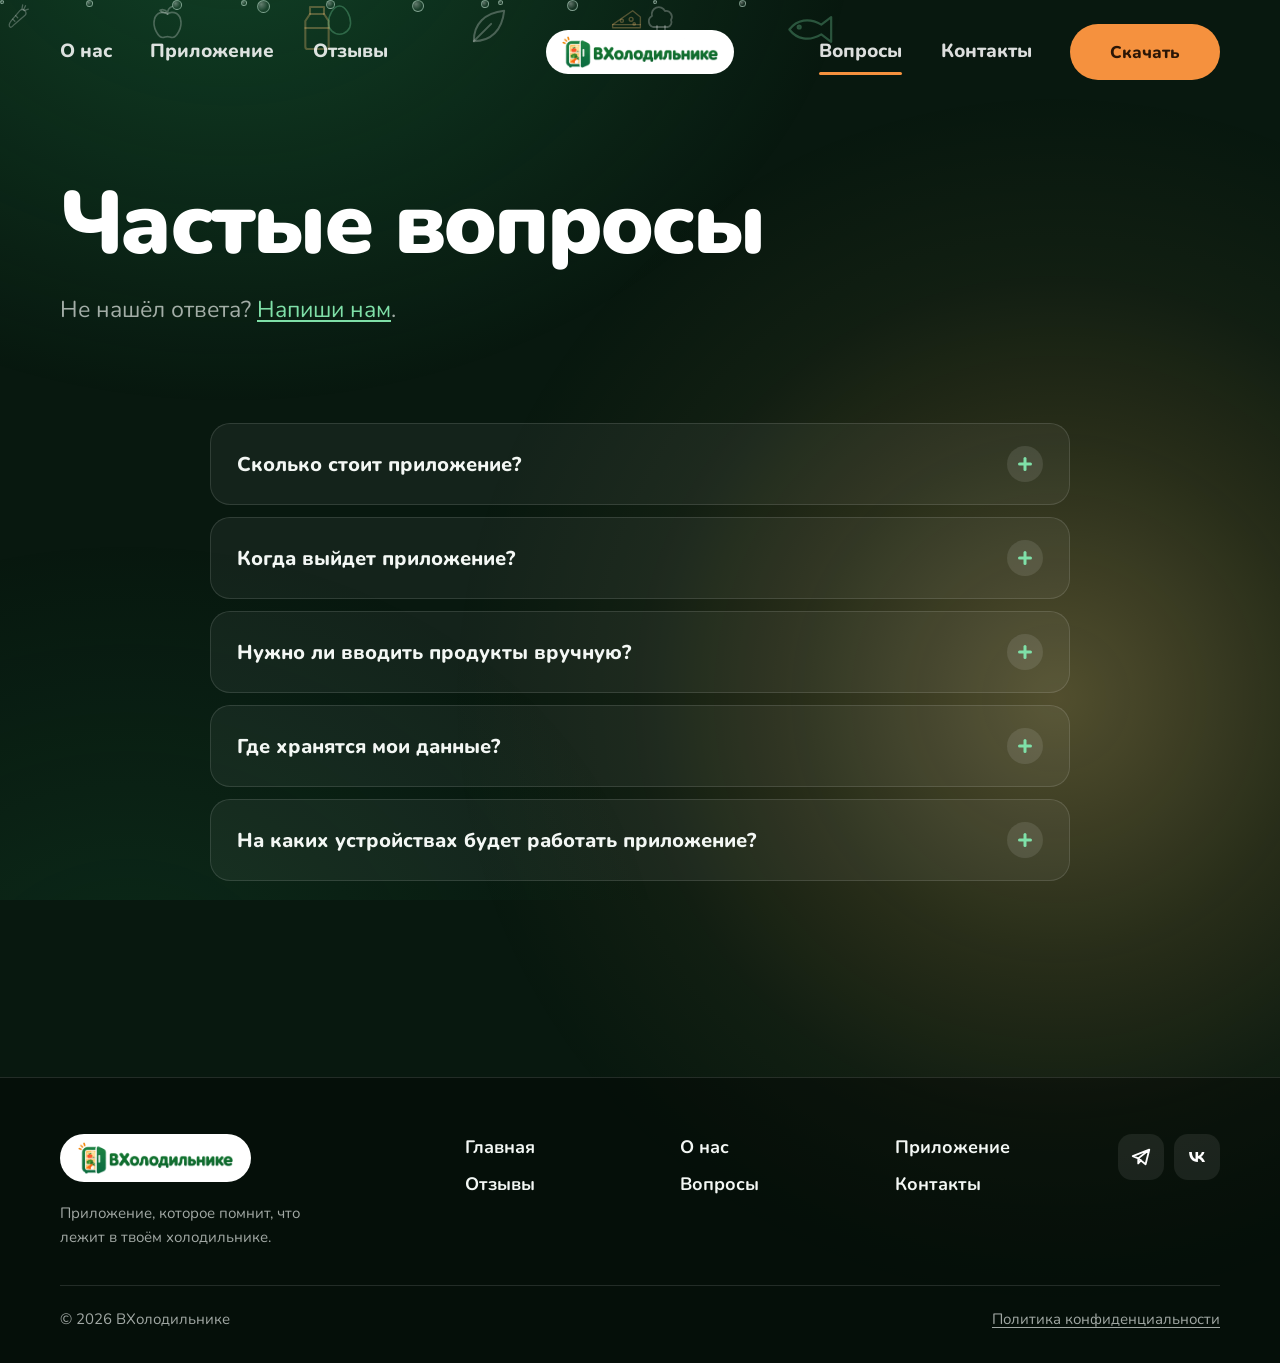
<file: faq.html>
<!doctype html>
<html lang="ru">
<head>
  <meta charset="utf-8">
  <meta name="viewport" content="width=device-width, initial-scale=1">
  <title>Вопросы — ВХолодильнике</title>
  <meta name="description" content="Ответы на частые вопросы о приложении ВХолодильнике: цена, дата выхода, ввод продуктов, хранение данных и устройства.">
  <link rel="icon" type="image/png" href="logo-icon.png">
  <link rel="preconnect" href="https://fonts.googleapis.com">
  <link rel="preconnect" href="https://fonts.gstatic.com" crossorigin>
  <link href="https://fonts.googleapis.com/css2?family=Nunito:wght@400;600;700;800;900&display=swap" rel="stylesheet">
  <link rel="stylesheet" href="styles.css">
</head>
<body class="home">
  <header class="site-header">
    <div class="wrap bar">
      <a class="logo" href="index.html" aria-label="ВХолодильнике — на главную">
        <img src="logo.png" alt="ВХолодильнике" width="720" height="148">
      </a>
      <button class="burger" type="button" aria-label="Открыть меню" aria-expanded="false" aria-controls="menu">
        <span></span><span></span><span></span>
      </button>
      <nav class="menu" id="menu" aria-label="Основное меню">
        <ul class="menu-l">
          <li><a href="about.html">О нас</a></li>
          <li><a href="app.html">Приложение</a></li>
          <li><a href="reviews.html">Отзывы</a></li>
        </ul>
        <ul class="menu-r">
          <li><a href="faq.html" class="is-active" aria-current="page">Вопросы</a></li>
          <li><a href="contacts.html">Контакты</a></li>
          <li><button class="btn btn-accent" type="button" data-open-modal>Скачать</button></li>
        </ul>
      </nav>
    </div>
  </header>

  <main>
    <section class="page-hero">
      <div class="hd-bg" aria-hidden="true">
        <div class="hd-glow"></div>
        <div class="hd-cool"></div>
        <div class="hd-shelves"></div>
        <div class="hd-frost">
          <i style="--x:10%;--d:14s;--s:-2s;--z:4px"></i><i style="--x:24%;--d:18s;--s:-7s;--z:3px"></i>
          <i style="--x:38%;--d:12s;--s:-4s;--z:5px"></i><i style="--x:55%;--d:17s;--s:-9s;--z:3px"></i>
          <i style="--x:70%;--d:15s;--s:-1s;--z:4px"></i><i style="--x:86%;--d:19s;--s:-11s;--z:5px"></i>
        </div>
        <svg class="hd-food f3" viewBox="0 0 48 48" fill="none" stroke="currentColor" stroke-width="1.8" stroke-linecap="round" stroke-linejoin="round"><path d="M18 6h12v6l4 6v22a2 2 0 0 1-2 2H16a2 2 0 0 1-2-2V18l4-6z"/><path d="M18 12h12M14 24h20"/></svg>
        <svg class="hd-food f5" viewBox="0 0 48 48" fill="none" stroke="currentColor" stroke-width="1.8" stroke-linecap="round" stroke-linejoin="round"><path d="M10 38C10 22 20 12 38 10c-2 18-12 28-28 28z"/><path d="M10 38l16-16"/></svg>
      </div>
      <div class="wrap">
        <h1 class="h-display">Частые вопросы</h1>
        <p class="lead">Не нашёл ответа? <a href="contacts.html">Напиши нам</a>.</p>
      </div>
    </section>

    <section class="section-tight" style="padding-top:0">
      <div class="wrap">
        <div class="faq">
          <details class="reveal">
            <summary>Сколько стоит приложение?<span class="pm" aria-hidden="true"></span></summary>
            <div class="answer">Базовые функции бесплатны: учёт продуктов, сроки годности, напоминания и список рецептов. Подписка за 399 ₽ в месяц откроет подбор рецептов ИИ, учёт КБЖУ, недельное меню и список покупок — эти функции появятся после релиза.</div>
          </details>
          <details class="reveal">
            <summary>Когда выйдет приложение?<span class="pm" aria-hidden="true"></span></summary>
            <div class="answer">Релиз запланирован на 1 апреля 2027 года в App Store, Google Play и RuStore. <button class="linklike" type="button" data-open-modal>Оставь email</button> — мы напишем в день запуска.</div>
          </details>
          <details class="reveal">
            <summary>Нужно ли вводить продукты вручную?<span class="pm" aria-hidden="true"></span></summary>
            <div class="answer">Да, в первой версии продукты вносятся вручную: штрих-код на упаковке не содержит даты производства и срока годности, поэтому дату указываешь сам. Мы делаем ввод максимально быстрым — пару секунд на продукт.</div>
          </details>
          <details class="reveal">
            <summary>Где хранятся мои данные?<span class="pm" aria-hidden="true"></span></summary>
            <div class="answer">На серверах в России, обработка по 152-ФЗ «О персональных данных». Данные о твоих покупках не передаются торговым сетям.</div>
          </details>
          <details class="reveal">
            <summary>На каких устройствах будет работать приложение?<span class="pm" aria-hidden="true"></span></summary>
            <div class="answer">На смартфонах с iOS (App Store) и Android (Google Play и RuStore).</div>
          </details>
        </div>
      </div>
    </section>
  </main>

  <footer class="site-footer">
    <div class="wrap">
      <div class="foot">
        <div class="foot-logo">
          <a href="index.html" aria-label="ВХолодильнике — на главную"><img src="logo.png" alt="ВХолодильнике" width="720" height="148"></a>
          <p>Приложение, которое помнит, что лежит в твоём холодильнике.</p>
        </div>
        <ul class="foot-links" aria-label="Страницы сайта">
          <li><a href="index.html">Главная</a></li>
          <li><a href="about.html">О нас</a></li>
          <li><a href="app.html">Приложение</a></li>
          <li><a href="reviews.html">Отзывы</a></li>
          <li><a href="faq.html">Вопросы</a></li>
          <li><a href="contacts.html">Контакты</a></li>
        </ul>
        <div class="socials" aria-label="Соцсети">
          <button type="button" aria-label="Telegram" data-toast="Ссылки на наши сообщества появятся совсем скоро">
            <svg viewBox="0 0 24 24" fill="none" stroke="currentColor" stroke-width="2" stroke-linejoin="round" stroke-linecap="round"><path d="M21 4L3 11l6 2.5M21 4l-4 16-8-6.5M21 4L9 13.5V19l3-3.5"/></svg>
          </button>
          <button type="button" aria-label="ВКонтакте" data-toast="Ссылки на наши сообщества появятся совсем скоро">
            <svg viewBox="0 0 24 24" fill="currentColor"><path d="M12.8 17.5C6.9 17.5 3.5 13.4 3.4 6.6h3c.1 5 2.3 7.1 4 7.5V6.6h2.8v4.3c1.7-.2 3.5-2.1 4.1-4.3h2.8c-.5 2.6-2.4 4.5-3.8 5.3 1.4.6 3.6 2.3 4.4 5.6h-3.1c-.7-2.2-2.4-3.8-4.6-4v4h-.2z"/></svg>
          </button>
        </div>
      </div>
      <div class="foot-bottom">
        <span>© 2026 ВХолодильнике</span>
        <a href="privacy.html">Политика конфиденциальности</a>
      </div>
    </div>
  </footer>

  <script src="script.js"></script>
</body>
</html>
</file>
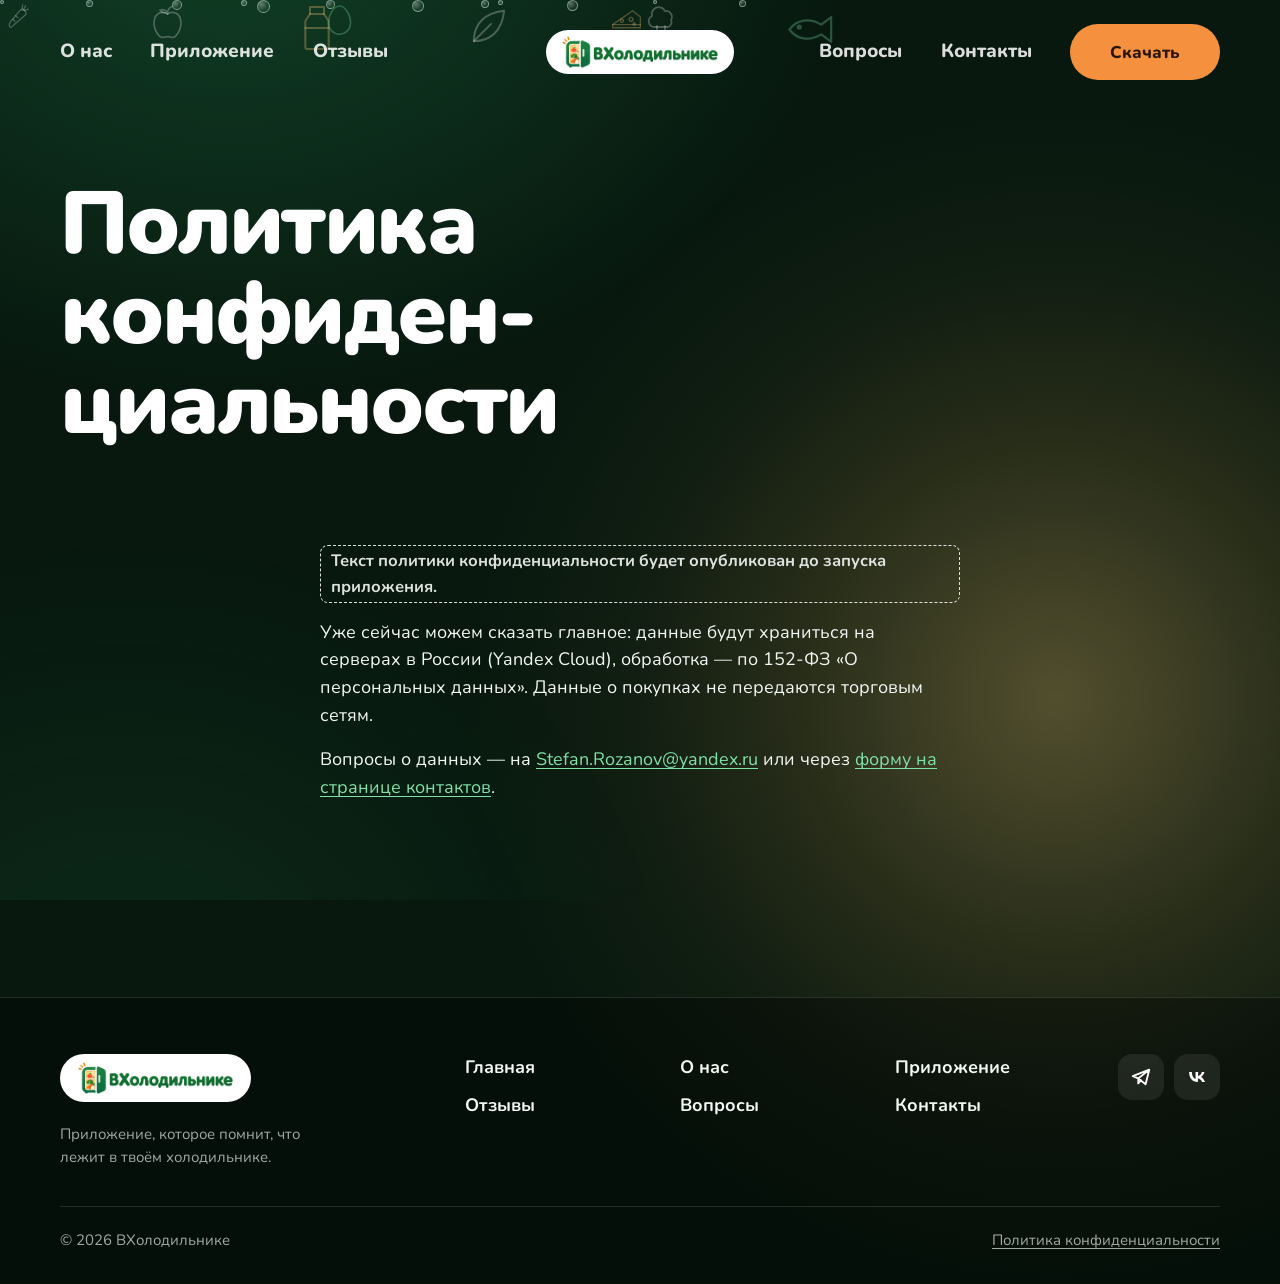
<file: privacy.html>
<!doctype html>
<html lang="ru">
<head>
  <meta charset="utf-8">
  <meta name="viewport" content="width=device-width, initial-scale=1">
  <title>Политика конфиденциальности — ВХолодильнике</title>
  <meta name="description" content="Политика конфиденциальности ВХолодильнике.">
  <link rel="icon" type="image/png" href="logo-icon.png">
  <link rel="preconnect" href="https://fonts.googleapis.com">
  <link rel="preconnect" href="https://fonts.gstatic.com" crossorigin>
  <link href="https://fonts.googleapis.com/css2?family=Nunito:wght@400;600;700;800;900&display=swap" rel="stylesheet">
  <link rel="stylesheet" href="styles.css">
</head>
<body class="home">
  <header class="site-header">
    <div class="wrap bar">
      <a class="logo" href="index.html" aria-label="ВХолодильнике — на главную">
        <img src="logo.png" alt="ВХолодильнике" width="720" height="148">
      </a>
      <button class="burger" type="button" aria-label="Открыть меню" aria-expanded="false" aria-controls="menu">
        <span></span><span></span><span></span>
      </button>
      <nav class="menu" id="menu" aria-label="Основное меню">
        <ul class="menu-l">
          <li><a href="about.html">О нас</a></li>
          <li><a href="app.html">Приложение</a></li>
          <li><a href="reviews.html">Отзывы</a></li>
        </ul>
        <ul class="menu-r">
          <li><a href="faq.html">Вопросы</a></li>
          <li><a href="contacts.html">Контакты</a></li>
          <li><button class="btn btn-accent" type="button" data-open-modal>Скачать</button></li>
        </ul>
      </nav>
    </div>
  </header>

  <main>
    <section class="page-hero">
      <div class="hd-bg" aria-hidden="true">
        <div class="hd-glow"></div>
        <div class="hd-cool"></div>
        <div class="hd-shelves"></div>
        <div class="hd-frost">
          <i style="--x:10%;--d:14s;--s:-2s;--z:4px"></i><i style="--x:24%;--d:18s;--s:-7s;--z:3px"></i>
          <i style="--x:38%;--d:12s;--s:-4s;--z:5px"></i><i style="--x:55%;--d:17s;--s:-9s;--z:3px"></i>
          <i style="--x:70%;--d:15s;--s:-1s;--z:4px"></i><i style="--x:86%;--d:19s;--s:-11s;--z:5px"></i>
        </div>
        <svg class="hd-food f3" viewBox="0 0 48 48" fill="none" stroke="currentColor" stroke-width="1.8" stroke-linecap="round" stroke-linejoin="round"><path d="M18 6h12v6l4 6v22a2 2 0 0 1-2 2H16a2 2 0 0 1-2-2V18l4-6z"/><path d="M18 12h12M14 24h20"/></svg>
        <svg class="hd-food f5" viewBox="0 0 48 48" fill="none" stroke="currentColor" stroke-width="1.8" stroke-linecap="round" stroke-linejoin="round"><path d="M10 38C10 22 20 12 38 10c-2 18-12 28-28 28z"/><path d="M10 38l16-16"/></svg>
      </div>
      <div class="wrap">
        <h1 class="h-display">Политика конфиден&shy;циальности</h1>
      </div>
    </section>
    <section class="section-tight" style="padding-top:0">
      <div class="wrap prose">
        <p><span class="placeholder">Текст политики конфиденциальности будет опубликован до запуска приложения.</span></p>
        <p>Уже сейчас можем сказать главное: данные будут храниться на серверах в России (Yandex Cloud), обработка — по 152-ФЗ «О персональных данных». Данные о покупках не передаются торговым сетям.</p>
        <p>Вопросы о данных — на <a href="mailto:Stefan.Rozanov@yandex.ru">Stefan.Rozanov@yandex.ru</a> или через <a href="contacts.html">форму на странице контактов</a>.</p>
      </div>
    </section>
  </main>

  <footer class="site-footer">
    <div class="wrap">
      <div class="foot">
        <div class="foot-logo">
          <a href="index.html" aria-label="ВХолодильнике — на главную"><img src="logo.png" alt="ВХолодильнике" width="720" height="148"></a>
          <p>Приложение, которое помнит, что лежит в твоём холодильнике.</p>
        </div>
        <ul class="foot-links" aria-label="Страницы сайта">
          <li><a href="index.html">Главная</a></li>
          <li><a href="about.html">О нас</a></li>
          <li><a href="app.html">Приложение</a></li>
          <li><a href="reviews.html">Отзывы</a></li>
          <li><a href="faq.html">Вопросы</a></li>
          <li><a href="contacts.html">Контакты</a></li>
        </ul>
        <div class="socials" aria-label="Соцсети">
          <button type="button" aria-label="Telegram" data-toast="Ссылки на наши сообщества появятся совсем скоро">
            <svg viewBox="0 0 24 24" fill="none" stroke="currentColor" stroke-width="2" stroke-linejoin="round" stroke-linecap="round"><path d="M21 4L3 11l6 2.5M21 4l-4 16-8-6.5M21 4L9 13.5V19l3-3.5"/></svg>
          </button>
          <button type="button" aria-label="ВКонтакте" data-toast="Ссылки на наши сообщества появятся совсем скоро">
            <svg viewBox="0 0 24 24" fill="currentColor"><path d="M12.8 17.5C6.9 17.5 3.5 13.4 3.4 6.6h3c.1 5 2.3 7.1 4 7.5V6.6h2.8v4.3c1.7-.2 3.5-2.1 4.1-4.3h2.8c-.5 2.6-2.4 4.5-3.8 5.3 1.4.6 3.6 2.3 4.4 5.6h-3.1c-.7-2.2-2.4-3.8-4.6-4v4h-.2z"/></svg>
          </button>
        </div>
      </div>
      <div class="foot-bottom">
        <span>© 2026 ВХолодильнике</span>
        <a href="privacy.html">Политика конфиденциальности</a>
      </div>
    </div>
  </footer>

  <script src="script.js"></script>
</body>
</html>
</file>
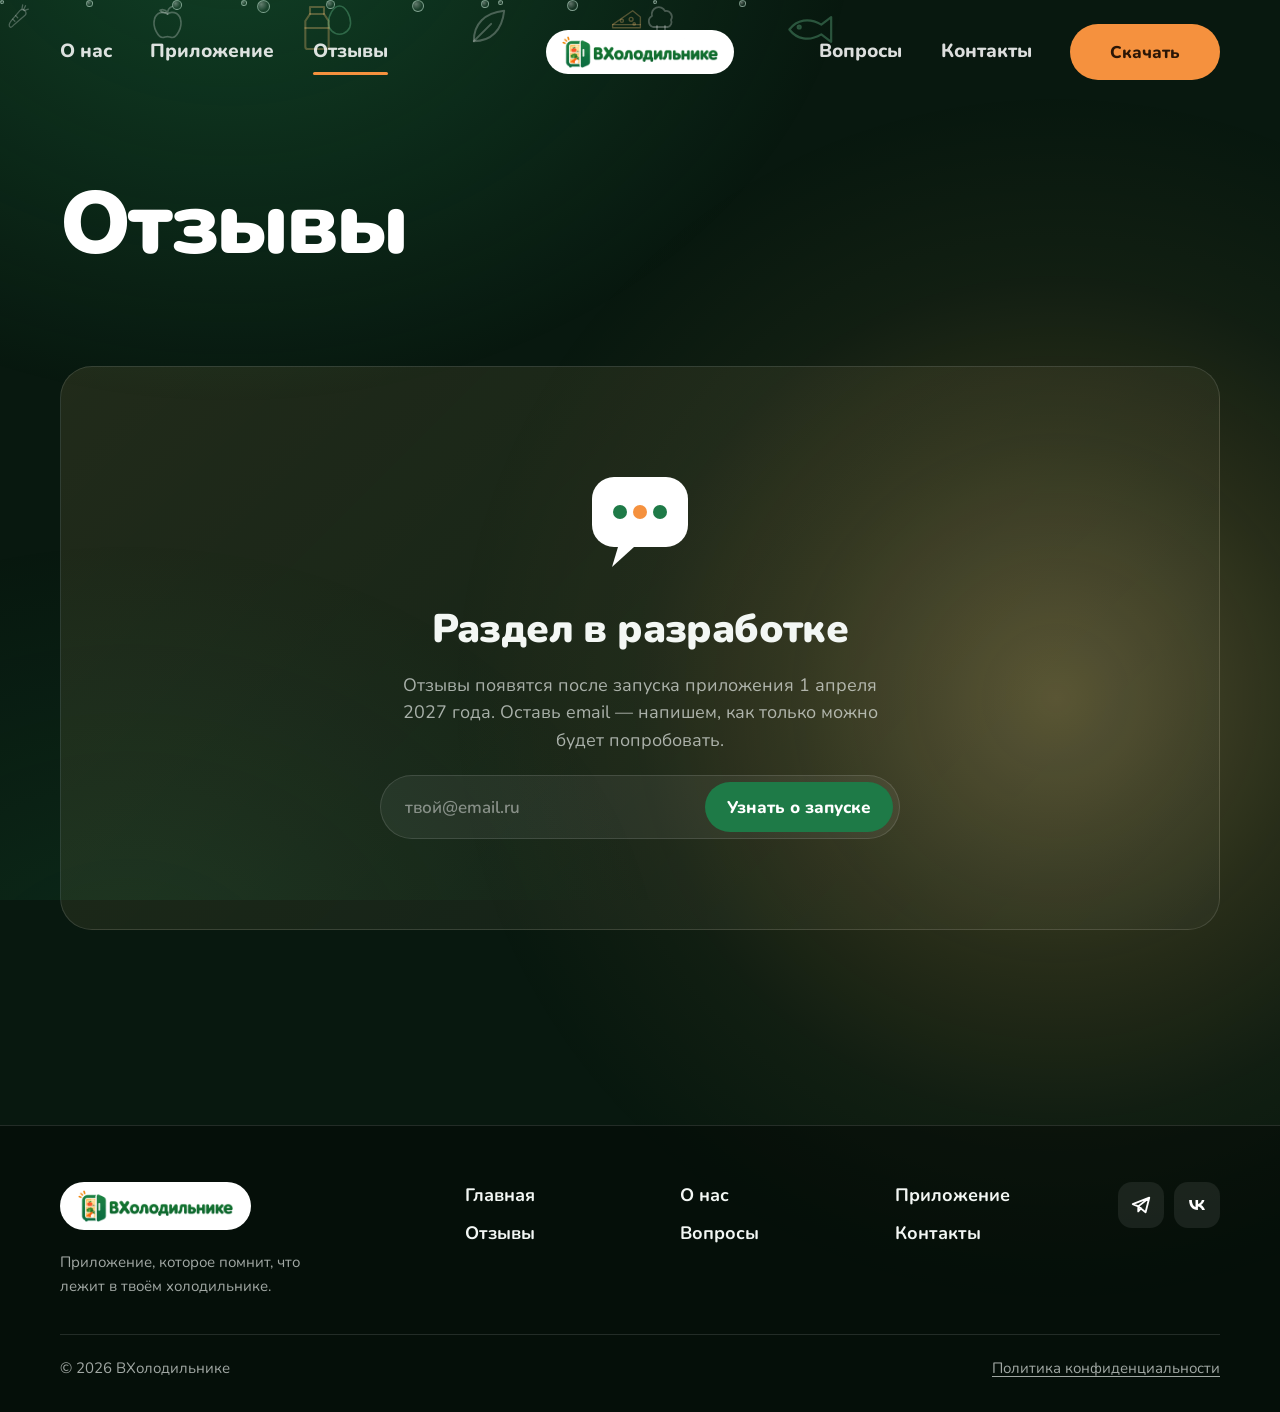
<file: reviews.html>
<!doctype html>
<html lang="ru">
<head>
  <meta charset="utf-8">
  <meta name="viewport" content="width=device-width, initial-scale=1">
  <title>Отзывы — ВХолодильнике</title>
  <meta name="description" content="Отзывы о приложении ВХолодильнике появятся после запуска 1 апреля 2027 года.">
  <link rel="icon" type="image/png" href="logo-icon.png">
  <link rel="preconnect" href="https://fonts.googleapis.com">
  <link rel="preconnect" href="https://fonts.gstatic.com" crossorigin>
  <link href="https://fonts.googleapis.com/css2?family=Nunito:wght@400;600;700;800;900&display=swap" rel="stylesheet">
  <link rel="stylesheet" href="styles.css">
</head>
<body class="home">
  <header class="site-header">
    <div class="wrap bar">
      <a class="logo" href="index.html" aria-label="ВХолодильнике — на главную">
        <img src="logo.png" alt="ВХолодильнике" width="720" height="148">
      </a>
      <button class="burger" type="button" aria-label="Открыть меню" aria-expanded="false" aria-controls="menu">
        <span></span><span></span><span></span>
      </button>
      <nav class="menu" id="menu" aria-label="Основное меню">
        <ul class="menu-l">
          <li><a href="about.html">О нас</a></li>
          <li><a href="app.html">Приложение</a></li>
          <li><a href="reviews.html" class="is-active" aria-current="page">Отзывы</a></li>
        </ul>
        <ul class="menu-r">
          <li><a href="faq.html">Вопросы</a></li>
          <li><a href="contacts.html">Контакты</a></li>
          <li><button class="btn btn-accent" type="button" data-open-modal>Скачать</button></li>
        </ul>
      </nav>
    </div>
  </header>

  <main>
    <section class="page-hero">
      <div class="hd-bg" aria-hidden="true">
        <div class="hd-glow"></div>
        <div class="hd-cool"></div>
        <div class="hd-shelves"></div>
        <div class="hd-frost">
          <i style="--x:10%;--d:14s;--s:-2s;--z:4px"></i><i style="--x:24%;--d:18s;--s:-7s;--z:3px"></i>
          <i style="--x:38%;--d:12s;--s:-4s;--z:5px"></i><i style="--x:55%;--d:17s;--s:-9s;--z:3px"></i>
          <i style="--x:70%;--d:15s;--s:-1s;--z:4px"></i><i style="--x:86%;--d:19s;--s:-11s;--z:5px"></i>
        </div>
        <svg class="hd-food f3" viewBox="0 0 48 48" fill="none" stroke="currentColor" stroke-width="1.8" stroke-linecap="round" stroke-linejoin="round"><path d="M18 6h12v6l4 6v22a2 2 0 0 1-2 2H16a2 2 0 0 1-2-2V18l4-6z"/><path d="M18 12h12M14 24h20"/></svg>
        <svg class="hd-food f5" viewBox="0 0 48 48" fill="none" stroke="currentColor" stroke-width="1.8" stroke-linecap="round" stroke-linejoin="round"><path d="M10 38C10 22 20 12 38 10c-2 18-12 28-28 28z"/><path d="M10 38l16-16"/></svg>
      </div>
      <div class="wrap">
        <h1 class="h-display">Отзывы</h1>
      </div>
    </section>

    <section class="section-tight" style="padding-top:0">
      <div class="wrap">
        <div class="soon reveal">
          <svg class="soon-ill" viewBox="0 0 140 140" fill="none" aria-hidden="true">
            <rect x="22" y="30" width="96" height="70" rx="22" fill="#fff"/>
            <path d="M48 100l-6 20 22-20" fill="#fff"/>
            <circle cx="50" cy="65" r="7" fill="#1e7a47"/><circle cx="70" cy="65" r="7" fill="#f5913e"/><circle cx="90" cy="65" r="7" fill="#1e7a47"/>
          </svg>
          <h2>Раздел в разработке</h2>
          <p>Отзывы появятся после запуска приложения 1 апреля 2027 года. Оставь email — напишем, как только можно будет попробовать.</p>
          <div data-launch-slot style="width:100%;max-width:520px"></div>
        </div>
      </div>
    </section>
  </main>

  <footer class="site-footer">
    <div class="wrap">
      <div class="foot">
        <div class="foot-logo">
          <a href="index.html" aria-label="ВХолодильнике — на главную"><img src="logo.png" alt="ВХолодильнике" width="720" height="148"></a>
          <p>Приложение, которое помнит, что лежит в твоём холодильнике.</p>
        </div>
        <ul class="foot-links" aria-label="Страницы сайта">
          <li><a href="index.html">Главная</a></li>
          <li><a href="about.html">О нас</a></li>
          <li><a href="app.html">Приложение</a></li>
          <li><a href="reviews.html">Отзывы</a></li>
          <li><a href="faq.html">Вопросы</a></li>
          <li><a href="contacts.html">Контакты</a></li>
        </ul>
        <div class="socials" aria-label="Соцсети">
          <button type="button" aria-label="Telegram" data-toast="Ссылки на наши сообщества появятся совсем скоро">
            <svg viewBox="0 0 24 24" fill="none" stroke="currentColor" stroke-width="2" stroke-linejoin="round" stroke-linecap="round"><path d="M21 4L3 11l6 2.5M21 4l-4 16-8-6.5M21 4L9 13.5V19l3-3.5"/></svg>
          </button>
          <button type="button" aria-label="ВКонтакте" data-toast="Ссылки на наши сообщества появятся совсем скоро">
            <svg viewBox="0 0 24 24" fill="currentColor"><path d="M12.8 17.5C6.9 17.5 3.5 13.4 3.4 6.6h3c.1 5 2.3 7.1 4 7.5V6.6h2.8v4.3c1.7-.2 3.5-2.1 4.1-4.3h2.8c-.5 2.6-2.4 4.5-3.8 5.3 1.4.6 3.6 2.3 4.4 5.6h-3.1c-.7-2.2-2.4-3.8-4.6-4v4h-.2z"/></svg>
          </button>
        </div>
      </div>
      <div class="foot-bottom">
        <span>© 2026 ВХолодильнике</span>
        <a href="privacy.html">Политика конфиденциальности</a>
      </div>
    </div>
  </footer>

  <script src="script.js"></script>
</body>
</html>
</file>
<file: styles.css>
/* ВХолодильнике — общий стиль сайта */

:root {
  --green: #1e7a47;
  --green-deep: #135a32;
  --green-soft: #e6f3eb;
  --orange: #f5913e;
  --orange-deep: #c9621a;
  --orange-soft: #fff0e2;
  --glow: #fff4d6;
  --ink: #26302b;
  --muted: #5b6862;
  --line: #e4ebe6;
  --bg: #ffffff;

  --ok: #2e9a5a;
  --warn: #e9b324;
  --bad: #e5533d;

  --radius-s: 12px;
  --radius-m: 20px;
  --radius-l: 32px;
  --pill: 999px;

  --wrap: 1160px;
  --gutter: clamp(16px, 4vw, 40px);
  --font: "Nunito", system-ui, -apple-system, "Segoe UI", Roboto, sans-serif;
}

*,
*::before,
*::after { box-sizing: border-box; }

html { scroll-behavior: smooth; -webkit-text-size-adjust: 100%; }
@media (prefers-reduced-motion: reduce) {
  html { scroll-behavior: auto; }
  *, *::before, *::after { animation-duration: .01ms !important; transition-duration: .01ms !important; }
}

body {
  margin: 0;
  font-family: var(--font);
  font-size: 18px;
  line-height: 1.55;
  color: var(--ink);
  background: var(--bg);
  overflow-x: hidden;
}

img, svg { display: block; max-width: 100%; }
a { color: var(--green); text-underline-offset: 3px; }
a:hover { color: var(--green-deep); }
h1, h2, h3, h4 { margin: 0; line-height: 1.12; letter-spacing: -0.015em; }
p { margin: 0; }
ul, ol { margin: 0; padding: 0; }

:focus-visible { outline: 3px solid var(--orange); outline-offset: 3px; border-radius: 6px; }

.sr-only {
  position: absolute; width: 1px; height: 1px; padding: 0; margin: -1px;
  overflow: hidden; clip: rect(0 0 0 0); white-space: nowrap; border: 0;
}

.wrap { width: 100%; max-width: calc(var(--wrap) + var(--gutter) * 2); margin: 0 auto; padding: 0 var(--gutter); }

/* ---------- Кнопки ---------- */
.btn {
  display: inline-flex; align-items: center; justify-content: center; gap: 10px;
  min-height: 56px; padding: 0 30px;
  font: 800 17px/1 var(--font);
  border: 0; border-radius: var(--pill);
  text-decoration: none; cursor: pointer;
  transition: transform .18s ease, background-color .18s ease, box-shadow .18s ease;
}
.btn:hover { transform: translateY(-2px); }
.btn:active { transform: translateY(0); }

.btn-accent { background: var(--orange); color: #2b1606; }
.btn-accent:hover { background: #f8a35c; color: #2b1606; box-shadow: 0 10px 24px -10px rgba(245, 145, 62, .8); }

.btn-green { background: var(--green); color: #fff; }
.btn-green:hover { background: var(--green-deep); color: #fff; box-shadow: 0 10px 24px -10px rgba(19, 90, 50, .7); }

.btn-ghost { background: var(--green-soft); color: var(--green-deep); }
.btn-ghost:hover { background: #d6ecdf; color: var(--green-deep); }

.btn-white { background: #fff; color: var(--green-deep); }
.btn-white:hover { background: var(--glow); color: var(--green-deep); }

/* Кнопки «Скоро в сторе» */
.stores { display: flex; flex-wrap: wrap; justify-content: center; gap: 12px; }
.store {
  display: inline-flex; align-items: center; gap: 12px;
  min-height: 60px; padding: 8px 22px 8px 16px;
  background: var(--ink); color: #fff;
  border: 0; border-radius: 16px; cursor: pointer;
  font-family: var(--font); text-align: left;
  transition: transform .18s ease, background-color .18s ease;
}
.store:hover { transform: translateY(-2px); background: #34413a; }
.store svg { width: 26px; height: 26px; flex: none; }
.store small { display: block; font-size: 12px; font-weight: 600; opacity: .75; line-height: 1.2; }
.store b { display: block; font-size: 17px; font-weight: 800; line-height: 1.2; }

/* ---------- Шапка ---------- */
.site-header {
  position: sticky; top: env(safe-area-inset-top, 0px); z-index: 50;
  background: rgba(255, 255, 255, .92);
  backdrop-filter: saturate(1.4) blur(10px);
  -webkit-backdrop-filter: saturate(1.4) blur(10px);
  transition: box-shadow .2s ease;
}
.site-header.is-scrolled { box-shadow: 0 1px 0 var(--line); }

.bar {
  display: flex; align-items: center; justify-content: space-between;
  min-height: 76px;
}
.logo { display: inline-flex; align-items: center; }
.logo img { height: 40px; width: auto; }

.burger {
  display: inline-flex; flex-direction: column; justify-content: center; gap: 5px;
  width: 48px; height: 48px; padding: 0 12px;
  background: var(--green-soft); border: 0; border-radius: 14px; cursor: pointer;
}
.burger span { display: block; height: 3px; border-radius: 3px; background: var(--green-deep); transition: transform .2s ease, opacity .2s ease; }
.burger[aria-expanded="true"] span:nth-child(1) { transform: translateY(8px) rotate(45deg); }
.burger[aria-expanded="true"] span:nth-child(2) { opacity: 0; }
.burger[aria-expanded="true"] span:nth-child(3) { transform: translateY(-8px) rotate(-45deg); }

.menu {
  position: absolute; left: 0; right: 0; top: 100%;
  display: none; flex-direction: column; gap: 4px;
  padding: 12px var(--gutter) 24px;
  background: #fff; box-shadow: 0 18px 30px -18px rgba(38, 48, 43, .35);
}
.menu.is-open { display: flex; }
.menu ul { list-style: none; display: flex; flex-direction: column; }
.menu a:not(.btn) {
  display: block; padding: 12px 4px;
  font-weight: 800; font-size: 20px; color: var(--ink); text-decoration: none;
  border-bottom: 1px solid var(--line);
}
.menu a:not(.btn):hover { color: var(--green); }
.menu a.is-active { color: var(--green); }
.menu .btn { margin-top: 14px; width: 100%; }

@media (min-width: 1100px) {
  .bar { display: grid; grid-template-columns: 1fr auto 1fr; min-height: 104px; }
  .burger { display: none; }
  .logo { grid-column: 2; grid-row: 1; padding: 0 28px; }
  .logo img { height: 52px; }
  .menu { display: contents; }
  .menu ul { flex-direction: row; align-items: center; gap: clamp(20px, 3vw, 52px); }
  .menu-l { grid-column: 1; grid-row: 1; justify-self: start; }
  .menu-r { grid-column: 3; grid-row: 1; justify-self: end; }
  .menu a:not(.btn) {
    position: relative; padding: 8px 0; font-size: 19px; border: 0;
  }
  .menu a:not(.btn)::after {
    content: ""; position: absolute; left: 0; right: 0; bottom: 0; height: 3px;
    border-radius: 3px; background: var(--orange);
    transform: scaleX(0); transition: transform .2s ease;
  }
  .menu a:not(.btn):hover::after,
  .menu a.is-active::after { transform: scaleX(1); }
  .menu .btn { margin: 0; width: auto; min-width: 150px; }
}

/* ---------- Типографика секций ---------- */
.section { padding: clamp(64px, 10vw, 120px) 0; }
.section-tight { padding: clamp(48px, 7vw, 80px) 0; }

.h-display {
  font-size: clamp(42px, 8.4vw, 104px);
  font-weight: 900; line-height: 1.02; letter-spacing: -0.03em;
}
.h-section {
  font-size: clamp(32px, 5vw, 56px);
  font-weight: 900; letter-spacing: -0.025em;
}
.h-card { font-size: 22px; font-weight: 800; }
.lead { font-size: clamp(18px, 2.1vw, 23px); color: var(--muted); max-width: 40ch; }
.section-head { display: grid; gap: 16px; margin-bottom: clamp(36px, 5vw, 56px); max-width: 760px; }
.section-head.center { margin-left: auto; margin-right: auto; text-align: center; justify-items: center; }

/* ---------- Hero ---------- */
.hero { position: relative; padding: clamp(48px, 8vw, 110px) 0 0; text-align: center; overflow: hidden; }
.hero .h-display { max-width: 17ch; margin: 0 auto; text-wrap: balance; }
.hero .lead { margin: 28px auto 0; max-width: 36ch; }
.hero-actions { display: grid; gap: 22px; justify-items: center; margin-top: 40px; }

.hero-stage { position: relative; margin-top: clamp(56px, 8vw, 88px); display: flex; justify-content: center; }
/* Тёплый «свет из холодильника» за телефоном */
.hero-stage::before {
  content: ""; position: absolute; left: 50%; top: 4%;
  width: min(980px, 140vw); aspect-ratio: 1.6;
  transform: translateX(-50%);
  background: radial-gradient(closest-side, #ffe7a6 0%, var(--glow) 45%, rgba(255, 244, 214, 0) 100%);
  z-index: -1;
}
.hero-stage { padding-bottom: 64px; }


.float-chip {
  position: absolute; z-index: 2;
  display: inline-flex; align-items: center; gap: 10px;
  padding: 12px 18px; border-radius: 18px;
  background: #fff; font-weight: 800; font-size: 15px; text-align: left;
  box-shadow: 0 16px 40px -18px rgba(38, 48, 43, .45);
}
.float-chip .dot { width: 10px; height: 10px; border-radius: 50%; flex: none; }
.float-chip.c1 { top: 30%; right: calc(50% + 128px); }
.float-chip.c2 { top: 60%; left: calc(50% + 128px); }
@media (max-width: 760px) { .float-chip { display: none; } }

/* ---------- Форма email ---------- */
.launch-form { width: 100%; max-width: 520px; }
.launch-form .row {
  display: flex; gap: 8px; padding: 6px;
  background: #fff; border: 2px solid var(--line); border-radius: var(--pill);
  transition: border-color .18s ease;
}
.launch-form .row:focus-within { border-color: var(--green); }
.launch-form input {
  flex: 1; min-width: 0; padding: 0 18px;
  font: 600 17px var(--font); color: var(--ink);
  background: transparent; border: 0; outline: none;
}
.launch-form .btn { min-height: 50px; padding: 0 22px; white-space: nowrap; }
.form-note { margin-top: 10px; font-size: 14px; color: var(--muted); }
.form-msg { min-height: 0; margin-top: 10px; font-size: 15px; font-weight: 700; color: var(--bad); }
.form-done {
  display: flex; align-items: center; gap: 12px; justify-content: center;
  padding: 16px 22px; border-radius: 20px;
  background: var(--green-soft); color: var(--green-deep); font-weight: 800;
}
.form-done svg { width: 26px; height: 26px; flex: none; }
@media (max-width: 480px) {
  .launch-form .row { flex-direction: column; border-radius: 22px; padding: 8px; }
  .launch-form input { min-height: 48px; }
  .launch-form .btn { width: 100%; }
}

/* ---------- Телефон (общий макет) ---------- */
.phone {
  position: relative; flex: none;
  width: 290px; aspect-ratio: 290 / 600;
  padding: 11px; border-radius: 48px;
  background: #1d2420;
  box-shadow: 0 40px 80px -30px rgba(19, 50, 33, .55), inset 0 0 0 2px #3a443f;
}
.phone::before {
  content: ""; position: absolute; top: 20px; left: 50%; transform: translateX(-50%);
  width: 92px; height: 26px; border-radius: 20px; background: #1d2420; z-index: 3;
}
.screen {
  position: relative; height: 100%; overflow: hidden;
  border-radius: 38px; background: #f6f8f6;
  font-size: 13px; line-height: 1.35; text-align: left; color: var(--ink);
  display: flex; flex-direction: column;
}
.status {
  display: flex; justify-content: space-between; align-items: center;
  padding: 16px 26px 6px; font-size: 13px; font-weight: 800;
}
.status i { display: inline-block; width: 22px; height: 11px; border: 2px solid currentColor; border-radius: 4px; position: relative; }
.status i::after { content: ""; position: absolute; inset: 1px 5px 1px 1px; background: currentColor; border-radius: 1px; }
.app-top { padding: 22px 18px 10px; }
.app-top h4 { font-size: 22px; font-weight: 900; }
.app-top p { color: var(--muted); font-weight: 600; margin-top: 2px; }

.search { margin: 8px 18px 6px; padding: 9px 14px; border-radius: 12px; background: #fff; color: #93a099; font-weight: 600; box-shadow: inset 0 0 0 1px var(--line); }

.items { list-style: none; padding: 6px 12px; display: grid; gap: 7px; }
.item {
  display: flex; align-items: center; gap: 10px;
  padding: 8px 10px; background: #fff; border-radius: 14px;
  box-shadow: 0 1px 0 var(--line);
}
.item .em { width: 36px; height: 36px; border-radius: 11px; display: grid; place-items: center; font-size: 20px; background: var(--glow); flex: none; }
.item b { display: block; font-size: 14px; }
.item small { color: var(--muted); font-weight: 600; }
.item .tag { margin-left: auto; white-space: normal; max-width: 92px; text-align: center; line-height: 1.2; }

.tag {
  display: inline-block; padding: 4px 9px; border-radius: var(--pill);
  font-size: 11px; font-weight: 800; white-space: nowrap;
}
.tag-ok { background: #dcf1e3; color: #1b6b3c; }
.tag-warn { background: #fdf0c4; color: #7a5800; }
.tag-bad { background: #fde1dc; color: #a8301d; }

.tabbar {
  margin-top: auto; display: flex; justify-content: space-around; align-items: center;
  padding: 10px 14px 20px; background: #fff; border-top: 1px solid var(--line);
}
.tabbar span { width: 22px; height: 22px; border-radius: 7px; background: #dfe6e1; }
.tabbar span.on { background: var(--green); }
.tabbar .fab { width: 44px; height: 44px; border-radius: 50%; background: var(--orange); color: #2b1606; display: grid; place-items: center; font-size: 26px; font-weight: 800; margin-top: -26px; box-shadow: 0 8px 16px -6px rgba(245,145,62,.8); }

/* Экран блокировки */
.screen.lock { background: linear-gradient(170deg, #1e7a47 0%, #0f3d24 100%); color: #fff; }
.lock-time { text-align: center; margin-top: 46px; }
.lock-time b { display: block; font-size: 64px; font-weight: 800; letter-spacing: -0.03em; line-height: 1; }
.lock-time span { font-weight: 700; opacity: .85; }
.push {
  margin: 34px 12px 0; padding: 12px; border-radius: 20px;
  background: rgba(255, 255, 255, .9); color: var(--ink);
  backdrop-filter: blur(6px);
  animation: push-in 1s cubic-bezier(.2,.9,.3,1.2) .4s both;
}
.push-head { display: flex; align-items: center; gap: 8px; font-size: 12px; font-weight: 700; color: var(--muted); }
.push-head img { width: 22px; height: 22px; border-radius: 6px; background: #fff; object-fit: contain; }
.push-head time { margin-left: auto; }
.push p { margin-top: 6px; font-size: 14px; line-height: 1.35; }
.push p b { display: block; }
@keyframes push-in { from { opacity: 0; transform: translateY(-18px) scale(.96); } }
.lock-bottom { margin-top: auto; display: flex; justify-content: space-between; padding: 0 34px 30px; }
.lock-bottom span { width: 42px; height: 42px; border-radius: 50%; background: rgba(255,255,255,.18); }

/* Рецепты */
.recipes { padding: 6px 12px; display: grid; gap: 9px; }
.recipe { background: #fff; border-radius: 16px; overflow: hidden; box-shadow: 0 1px 0 var(--line); }
.recipe .pic { height: 66px; display: grid; place-items: center; font-size: 34px; letter-spacing: 4px; }
.recipe .body { padding: 8px 12px 11px; }
.recipe b { display: block; font-size: 14px; margin-bottom: 5px; }
.recipe small { color: var(--muted); font-weight: 600; margin-left: 6px; }

/* Добавление продукта */
.form-screen { padding: 4px 16px; display: grid; gap: 12px; }
.fld label { display: block; font-size: 12px; font-weight: 800; color: var(--muted); margin-bottom: 5px; }
.fld .val { padding: 11px 13px; background: #fff; border-radius: 12px; box-shadow: inset 0 0 0 2px var(--green); font-weight: 700; font-size: 15px; }
.fld .val.plain { box-shadow: inset 0 0 0 1px var(--line); display: flex; justify-content: space-between; }
.chips { display: flex; flex-wrap: wrap; gap: 6px; }
.chip { padding: 6px 11px; border-radius: var(--pill); background: #fff; box-shadow: inset 0 0 0 1px var(--line); font-weight: 700; font-size: 12px; }
.chip.on { background: var(--green); color: #fff; box-shadow: none; }
.screen-btn { margin: 4px 0 0; padding: 13px; border-radius: 14px; background: var(--green); color: #fff; font-weight: 800; text-align: center; font-size: 15px; }

/* Статистика */
.stat-hero { margin: 8px 14px; padding: 16px; border-radius: 20px; background: var(--green); color: #fff; }
.stat-hero small { font-weight: 700; opacity: .9; }
.stat-hero b { display: block; font-size: 52px; font-weight: 900; line-height: 1.05; }
.bars { margin: 10px 14px 0; padding: 14px 14px 10px; background: #fff; border-radius: 18px; box-shadow: 0 1px 0 var(--line); }
.bars-title { font-weight: 800; font-size: 13px; margin-bottom: 10px; }
.bars-grid { display: grid; grid-template-columns: repeat(4, 1fr); gap: 12px; align-items: end; height: 110px; }
.bars-grid div { display: grid; gap: 6px; justify-items: center; align-self: stretch; align-content: end; font-size: 11px; font-weight: 700; color: var(--muted); }
.bars-grid i { display: block; width: 100%; border-radius: 8px 8px 4px 4px; background: var(--orange); }
.bars-grid em { font-style: normal; font-weight: 800; color: var(--ink); font-size: 12px; }
.streak { margin: 10px 14px; padding: 12px 14px; border-radius: 16px; background: var(--glow); font-weight: 700; font-size: 13px; display: flex; gap: 10px; align-items: center; }
.streak span { font-size: 22px; }

/* ---------- Шаги ---------- */
.steps { list-style: none; display: grid; gap: 20px; counter-reset: step; }
.step { position: relative; display: grid; gap: 14px; padding: 28px 24px 30px; border-radius: var(--radius-m); background: #fff; border: 2px solid var(--line); }
.step-num {
  position: absolute; top: 20px; right: 22px;
  font-size: 44px; font-weight: 900; line-height: 1; color: #a9d3b8;
}
.step-icon { width: 64px; height: 64px; border-radius: 20px; display: grid; place-items: center; background: var(--glow); color: var(--green); }
.step-icon svg { width: 34px; height: 34px; }
.step p { color: var(--muted); }
@media (min-width: 720px) { .steps { grid-template-columns: repeat(2, 1fr); } }
@media (min-width: 1040px) { .steps { grid-template-columns: repeat(4, 1fr); } }

/* ---------- Аудитории ---------- */
.audience { display: grid; gap: 20px; }
@media (min-width: 760px) { .audience { grid-template-columns: repeat(2, 1fr); } }
.aud {
  display: grid; gap: 16px; align-content: start;
  padding: 30px; border-radius: var(--radius-l); background: var(--green-soft);
}
.aud:nth-child(2) { background: var(--orange-soft); }
.aud:nth-child(3) { background: var(--glow); }
.aud:nth-child(4) { background: #eef1ef; }
.aud-head { display: flex; align-items: center; gap: 16px; }
.aud-emoji { width: 60px; height: 60px; border-radius: 18px; background: #fff; display: grid; place-items: center; font-size: 30px; flex: none; }
.aud-age { display: block; font-weight: 800; color: var(--muted); font-size: 15px; }
.aud > p { color: var(--ink); }
.aud dl { margin: 0; display: grid; gap: 10px; }
.aud dl div { padding: 14px 16px; background: rgba(255,255,255,.75); border-radius: 16px; }
.aud dt { font-weight: 800; font-size: 14px; color: var(--muted); }
.aud dd { margin: 2px 0 0; font-weight: 700; }

/* ---------- Выгоды ---------- */
.benefits-band { background: var(--glow); border-radius: var(--radius-l); padding: clamp(32px, 5vw, 64px); }
.benefits { list-style: none; display: grid; gap: 28px 40px; }
@media (min-width: 760px) { .benefits { grid-template-columns: repeat(2, 1fr); } }
.benefit { display: grid; grid-template-columns: 64px 1fr; gap: 18px; align-items: start; }
.benefit-icon { width: 64px; height: 64px; border-radius: 50%; background: #fff; display: grid; place-items: center; color: var(--green); }
.benefit-icon svg { width: 32px; height: 32px; }
.benefit h3 { font-size: 22px; font-weight: 900; margin-bottom: 4px; }
.benefit p { color: var(--muted); }

/* ---------- Переходы на страницы ---------- */
.jump { display: grid; gap: 20px; }
@media (min-width: 760px) { .jump { grid-template-columns: repeat(2, 1fr); } }
.jump a {
  display: grid; gap: 10px; padding: 34px; border-radius: var(--radius-l);
  text-decoration: none; color: var(--ink); background: #fff; border: 2px solid var(--line);
  transition: border-color .2s ease, transform .2s ease;
}
.jump a:hover { border-color: var(--green); transform: translateY(-3px); color: var(--ink); }
.jump h3 { font-size: 28px; font-weight: 900; }
.jump p { color: var(--muted); }
.jump .go { margin-top: 8px; font-weight: 800; color: var(--green); display: inline-flex; gap: 8px; align-items: center; }
.jump .go svg { width: 20px; height: 20px; transition: transform .2s ease; }
.jump a:hover .go svg { transform: translateX(4px); }

/* ---------- Финальный CTA ---------- */
.cta-band {
  position: relative; overflow: hidden;
  padding: clamp(44px, 7vw, 88px) clamp(24px, 5vw, 72px);
  border-radius: var(--radius-l); background: var(--green); color: #fff; text-align: center;
  display: grid; justify-items: center; gap: 20px;
}
.cta-band::before {
  content: ""; position: absolute; top: -40%; left: 50%; transform: translateX(-50%);
  width: 700px; height: 500px; border-radius: 50%;
  background: radial-gradient(closest-side, rgba(255, 231, 166, .35), rgba(255, 231, 166, 0));
  pointer-events: none;
}
.cta-band > * { position: relative; }
.cta-band .lead { color: rgba(255,255,255,.88); max-width: 34ch; }
.cta-band .launch-form .row { border-color: transparent; }
.cta-band .form-note { color: rgba(255,255,255,.75); }
.cta-band .form-msg { color: #ffd2c8; }

/* ---------- Подстраницы: шапка страницы ---------- */
.page-hero { padding: clamp(40px, 7vw, 96px) 0 clamp(32px, 5vw, 56px); text-align: center; }
.page-hero .h-display { font-size: clamp(40px, 7vw, 88px); max-width: 15ch; margin: 0 auto; }
.page-hero .lead { margin: 24px auto 0; }

/* ---------- О нас: проблема ---------- */
.problem-grid { display: grid; gap: 40px; align-items: start; }
@media (min-width: 960px) { .problem-grid { grid-template-columns: 1fr 1fr; gap: 64px; } }
.pains { list-style: none; display: grid; gap: 14px; }
.pains li { display: grid; grid-template-columns: 44px 1fr; gap: 14px; align-items: start; padding: 18px; border-radius: var(--radius-m); background: #f6f8f6; }
.pains .pi { width: 44px; height: 44px; border-radius: 14px; background: #fff; display: grid; place-items: center; font-size: 22px; }
.pains b { display: block; }
.pains p { color: var(--muted); }

.facts { display: grid; gap: 16px; }
.fact { padding: 28px; border-radius: var(--radius-l); background: var(--ink); color: #fff; }
.fact.alt { background: var(--green); }
.fact-num { font-size: clamp(48px, 7vw, 76px); font-weight: 900; line-height: 1; letter-spacing: -0.03em; color: #ffd38a; }
.fact.alt .fact-num { color: #fff; }
.fact-num small { font-size: .42em; letter-spacing: 0; margin-left: 6px; }
.fact p { margin-top: 10px; font-size: 17px; color: rgba(255,255,255,.88); }
.fact .src { margin-top: 14px; font-size: 14px; color: rgba(255,255,255,.7); }
.fact .src a { color: #fff; }
.placeholder {
  display: inline-block; padding: 2px 10px; border-radius: 8px;
  border: 1.5px dashed currentColor; font-weight: 700; font-size: .92em; opacity: .9;
}

/* Политика */
.policy { display: grid; gap: 18px; }
@media (min-width: 900px) { .policy { grid-template-columns: repeat(3, 1fr); } }
.pcard { display: flex; flex-direction: column; gap: 14px; padding: 28px; border-radius: var(--radius-m); border: 2px solid var(--line); }
.pcard p { color: var(--ink); }
.pcard .src { margin-top: auto; padding-top: 8px; font-size: 15px; color: var(--muted); }
.ext::after { content: " ↗"; }

/* ЦУР 12 */
.sdg { display: grid; gap: 32px; padding: clamp(28px, 5vw, 60px); border-radius: var(--radius-l); background: #fbf5e8; }
@media (min-width: 960px) { .sdg { grid-template-columns: 260px 1fr; gap: 56px; } }
.sdg-badge { width: 100%; max-width: 260px; aspect-ratio: 1; border-radius: 28px; background: #bf8b2e; color: #fff; display: grid; place-items: center; padding: 26px; }
.sdg-badge svg { width: 100%; height: auto; }
.sdg-goals { display: grid; gap: 16px; margin-top: 24px; }
.goal { padding: 20px 22px; border-radius: var(--radius-m); background: #fff; }
.goal h3 { font-size: 18px; font-weight: 900; color: #8a611b; margin-bottom: 6px; }
.goal p + p { margin-top: 10px; }
.goal .ours { font-weight: 700; color: var(--green-deep); }

/* Решение */
.solution { display: grid; gap: 32px; align-items: center; }
@media (min-width: 960px) { .solution { grid-template-columns: 1.1fr 1fr; gap: 64px; } }
.checks { list-style: none; display: grid; gap: 10px; margin: 22px 0 28px; }
.checks li { display: flex; gap: 12px; align-items: center; font-weight: 700; }
.checks li::before { content: ""; width: 26px; height: 26px; flex: none; border-radius: 50%; background: var(--green-soft) url("data:image/svg+xml,%3Csvg xmlns='http://www.w3.org/2000/svg' viewBox='0 0 24 24' fill='none' stroke='%231e7a47' stroke-width='3' stroke-linecap='round' stroke-linejoin='round'%3E%3Cpath d='M6 12.5l4 4 8-9'/%3E%3C/svg%3E") center / 16px no-repeat; }
.why { padding: 30px; border-radius: var(--radius-l); background: var(--orange-soft); }
.why h3 { font-size: 24px; font-weight: 900; margin-bottom: 12px; }

/* Дорожная карта */
.roadmap { list-style: none; position: relative; display: grid; gap: 28px; padding-left: 34px; }
.roadmap::before { content: ""; position: absolute; left: 10px; top: 8px; bottom: 8px; width: 4px; border-radius: 4px; background: var(--line); }
.milestone { position: relative; }
.milestone::before {
  content: ""; position: absolute; left: -34px; top: 4px;
  width: 24px; height: 24px; border-radius: 50%; background: #fff; border: 5px solid var(--green);
}
.milestone.key::before { background: var(--orange); border-color: var(--orange); box-shadow: 0 0 0 6px var(--orange-soft); }
.milestone time { display: block; font-weight: 900; font-size: 19px; color: var(--green-deep); }
.milestone p { color: var(--muted); margin-top: 4px; max-width: 32ch; }
@media (min-width: 900px) {
  .roadmap { grid-template-columns: repeat(4, 1fr); gap: 24px; padding: 40px 0 0; }
  .roadmap::before { left: 12px; right: 12px; top: 10px; bottom: auto; width: auto; height: 4px; }
  .milestone::before { left: 0; top: -40px; }
}

/* ---------- Приложение ---------- */
.screens-shell { position: relative; }
.screens {
  display: flex; gap: 36px; overflow-x: auto; scroll-snap-type: x mandatory;
  padding: 20px var(--gutter) 60px; margin: 0 calc(var(--gutter) * -1);
  scrollbar-width: none;
}
.screens::-webkit-scrollbar { display: none; }
.shot { scroll-snap-align: center; display: grid; gap: 18px; justify-items: center; flex: none; }
.shot figcaption { text-align: center; }
.shot figcaption b { display: block; font-size: 19px; font-weight: 900; }
.shot figcaption small { color: var(--muted); font-weight: 600; font-size: 14px; }
.screens-nav { display: flex; gap: 10px; justify-content: center; }
.round {
  width: 54px; height: 54px; border-radius: 50%; border: 0; cursor: pointer;
  background: var(--green-soft); color: var(--green-deep); display: grid; place-items: center;
  transition: background-color .18s ease;
}
.round:hover { background: #d6ecdf; }
.round svg { width: 22px; height: 22px; }

.features { display: grid; gap: 40px; }
.feat-group h3 { display: flex; align-items: center; gap: 12px; font-size: 26px; font-weight: 900; margin-bottom: 20px; }
.feat-grid { display: grid; gap: 16px; }
@media (min-width: 640px) { .feat-grid { grid-template-columns: repeat(2, 1fr); } }
@media (min-width: 1040px) { .feat-grid { grid-template-columns: repeat(4, 1fr); } }
.feat { display: grid; gap: 12px; align-content: start; padding: 24px; border-radius: var(--radius-m); background: #f6f8f6; }
.feat .fi { width: 52px; height: 52px; border-radius: 16px; display: grid; place-items: center; background: #fff; color: var(--green); }
.feat .fi svg { width: 28px; height: 28px; }
.feat h4 { font-size: 19px; font-weight: 900; }
.feat p { color: var(--muted); font-size: 16px; }
.feat.pro { background: var(--orange-soft); }
.feat.pro .fi { color: var(--orange-deep); }
.badge { display: inline-block; padding: 4px 12px; border-radius: var(--pill); font-size: 14px; font-weight: 800; letter-spacing: 0; vertical-align: middle; }
.badge-soon { background: var(--orange); color: #2b1606; }
.badge-free { background: var(--green); color: #fff; }

.compare { width: 100%; border-collapse: separate; border-spacing: 0; border-radius: var(--radius-m); overflow: hidden; border: 2px solid var(--line); }
.compare th, .compare td { padding: 18px 22px; text-align: left; vertical-align: top; }
.compare thead th { font-size: 18px; font-weight: 900; background: #f6f8f6; }
.compare thead th:last-child { background: var(--green); color: #fff; }
.compare tbody tr + tr td { border-top: 1px solid var(--line); }
.compare td:first-child { color: var(--muted); }
.compare td:last-child { font-weight: 700; background: #f8fcf9; }
@media (max-width: 700px) {
  .compare, .compare tbody, .compare tr, .compare td { display: block; }
  .compare thead { display: none; }
  .compare tr { padding: 4px 0; }
  .compare tbody tr + tr td { border-top: 0; }
  .compare tbody tr + tr { border-top: 2px solid var(--line); }
  .compare td::before { content: attr(data-label); display: block; font-size: 13px; font-weight: 800; color: var(--muted); margin-bottom: 4px; }
  .compare td:last-child::before { color: var(--green); }
}

.pricing { display: grid; gap: 20px; max-width: 920px; margin: 0 auto; }
@media (min-width: 760px) { .pricing { grid-template-columns: 1fr 1fr; } }
.plan { display: flex; flex-direction: column; gap: 18px; padding: 34px; border-radius: var(--radius-l); border: 2px solid var(--line); background: #fff; }
.plan.pro { border-color: var(--orange); background: linear-gradient(180deg, var(--orange-soft), #fff 60%); }
.plan h3 { font-size: 24px; font-weight: 900; display: flex; align-items: center; gap: 10px; flex-wrap: wrap; }
.price { font-size: 52px; font-weight: 900; line-height: 1; letter-spacing: -0.03em; }
.price small { font-size: 18px; font-weight: 700; color: var(--muted); letter-spacing: 0; }
.plan ul { list-style: none; display: grid; gap: 10px; }
.plan li { display: flex; gap: 10px; align-items: flex-start; font-weight: 600; }
.plan li::before { content: ""; width: 22px; height: 22px; margin-top: 2px; flex: none; border-radius: 50%; background: var(--green-soft) url("data:image/svg+xml,%3Csvg xmlns='http://www.w3.org/2000/svg' viewBox='0 0 24 24' fill='none' stroke='%231e7a47' stroke-width='3' stroke-linecap='round' stroke-linejoin='round'%3E%3Cpath d='M6 12.5l4 4 8-9'/%3E%3C/svg%3E") center / 14px no-repeat; }
.plan .btn { margin-top: auto; }
.plan-note { font-size: 14px; color: var(--muted); }

.safe { display: grid; gap: 16px; }
@media (min-width: 860px) { .safe { grid-template-columns: repeat(3, 1fr); } }
.safe div { display: grid; gap: 12px; padding: 26px; border-radius: var(--radius-m); background: var(--green-soft); }
.safe svg { width: 34px; height: 34px; color: var(--green); }
.safe b { font-size: 19px; font-weight: 900; }
.safe p { color: var(--muted); }

/* ---------- Отзывы (заглушка) ---------- */
.soon {
  display: grid; justify-items: center; gap: 20px; text-align: center;
  padding: clamp(40px, 7vw, 80px) clamp(20px, 5vw, 60px);
  border-radius: var(--radius-l); background: var(--glow);
}
.soon-ill { width: 140px; height: 140px; }
.soon h2 { font-size: clamp(28px, 4vw, 40px); font-weight: 900; max-width: 22ch; }
.soon p { color: var(--muted); max-width: 44ch; }

/* ---------- FAQ ---------- */
.faq { display: grid; gap: 12px; max-width: 860px; margin: 0 auto; }
.faq details { border-radius: var(--radius-m); background: #f6f8f6; transition: background-color .2s ease; }
.faq details[open] { background: var(--green-soft); }
.faq summary {
  list-style: none; cursor: pointer;
  display: flex; align-items: center; justify-content: space-between; gap: 20px;
  padding: 22px 26px; font-size: 20px; font-weight: 800;
}
.faq summary::-webkit-details-marker { display: none; }
.faq summary .pm { position: relative; width: 36px; height: 36px; border-radius: 50%; background: #fff; flex: none; }
.faq summary .pm::before, .faq summary .pm::after { content: ""; position: absolute; left: 50%; top: 50%; width: 14px; height: 3px; border-radius: 2px; background: var(--green); transform: translate(-50%, -50%); transition: transform .2s ease; }
.faq summary .pm::after { transform: translate(-50%, -50%) rotate(90deg); }
.faq details[open] .pm::after { transform: translate(-50%, -50%) rotate(0deg); }
.faq .answer { padding: 0 26px 24px; color: var(--ink); max-width: 66ch; }
.faq details[open] .answer { animation: open .25s ease; }
@keyframes open { from { opacity: 0; transform: translateY(-6px); } }

/* ---------- Контакты ---------- */
.team { display: grid; gap: 20px; max-width: 920px; margin: 0 auto; }
@media (min-width: 760px) { .team { grid-template-columns: 1fr 1fr; } }
.person { display: grid; gap: 14px; justify-items: start; padding: 32px; border-radius: var(--radius-l); background: #f6f8f6; }
.avatar { width: 88px; height: 88px; border-radius: 50%; display: grid; place-items: center; font-size: 32px; font-weight: 900; color: #fff; background: var(--green); }
.person:nth-child(2) .avatar { background: var(--orange); color: #2b1606; }
.person h3 { font-size: 22px; font-weight: 900; }
.person .role { color: var(--muted); font-weight: 700; }
.person ul { list-style: none; display: grid; gap: 6px; }
.person a { font-weight: 700; word-break: break-word; }

.contact-form { display: grid; gap: 16px; max-width: 640px; margin: 0 auto; }
.contact-form label { display: grid; gap: 6px; font-weight: 800; }
.contact-form input, .contact-form textarea {
  width: 100%; padding: 15px 18px; border-radius: 16px;
  border: 2px solid var(--line); font: 600 17px var(--font); color: var(--ink); background: #fff;
  transition: border-color .18s ease;
}
.contact-form input:focus, .contact-form textarea:focus { outline: none; border-color: var(--green); }
.contact-form textarea { min-height: 150px; resize: vertical; }
.contact-form .btn { justify-self: start; }

/* ---------- Текстовая страница ---------- */
.prose { max-width: 720px; margin: 0 auto; display: grid; gap: 16px; }
.prose h2 { font-size: 26px; font-weight: 900; margin-top: 16px; }

/* ---------- Футер ---------- */
.site-footer { margin-top: clamp(64px, 9vw, 120px); padding: 56px 0 32px; background: #f4f7f5; }
.foot { display: grid; gap: 32px; }
@media (min-width: 900px) { .foot { grid-template-columns: 1.2fr 2fr auto; align-items: start; } }
.foot-logo img { height: 40px; width: auto; }
.foot-logo p { margin-top: 12px; color: var(--muted); font-size: 15px; max-width: 30ch; }
.foot-links { list-style: none; display: grid; grid-template-columns: repeat(2, minmax(0, 1fr)); gap: 10px 24px; }
@media (min-width: 600px) { .foot-links { grid-template-columns: repeat(3, minmax(0, 1fr)); } }
.foot-links a { color: var(--ink); text-decoration: none; font-weight: 700; }
.foot-links a:hover { color: var(--green); }
.socials { display: flex; gap: 10px; }
.socials button {
  width: 46px; height: 46px; border-radius: 14px; border: 0; cursor: pointer;
  background: #fff; color: var(--green-deep); display: grid; place-items: center;
  transition: background-color .18s ease;
}
.socials button:hover { background: var(--green-soft); }
.socials svg { width: 22px; height: 22px; }
.foot-bottom { margin-top: 36px; padding-top: 22px; border-top: 1px solid var(--line); display: flex; flex-wrap: wrap; justify-content: space-between; gap: 12px; font-size: 15px; color: var(--muted); }
.foot-bottom a { color: var(--muted); }

/* ---------- Модальное окно ---------- */
.modal {
  position: fixed; inset: 0; z-index: 100;
  display: grid; place-items: center; padding: 16px;
  background: rgba(20, 32, 26, .55);
  opacity: 0; visibility: hidden; transition: opacity .2s ease, visibility .2s ease;
}
.modal.is-open { opacity: 1; visibility: visible; }
.modal-card {
  position: relative; width: 100%; max-width: 520px; max-height: calc(100vh - 32px); overflow-y: auto;
  padding: 40px 28px 30px; border-radius: var(--radius-l); background: #fff; text-align: center;
  display: grid; justify-items: center; gap: 16px;
  transform: translateY(16px) scale(.98); transition: transform .25s ease;
}
.modal.is-open .modal-card { transform: none; }
.modal-card .icon { width: 96px; height: auto; }
.modal-card h2 { font-size: 30px; font-weight: 900; }
.modal-card > p { color: var(--muted); max-width: 34ch; }
.modal-card .stores { margin: 4px 0; }
.modal-card .store { cursor: default; background: #eef1ef; color: var(--ink); min-height: 52px; padding: 6px 16px; }
.modal-card .store:hover { transform: none; }
.modal-close {
  position: absolute; top: 14px; right: 14px; width: 44px; height: 44px; border-radius: 50%;
  border: 0; background: #f1f4f2; cursor: pointer; display: grid; place-items: center; color: var(--ink);
}
.modal-close svg { width: 20px; height: 20px; }
body.no-scroll { overflow: hidden; }

/* Тост */
.toast {
  position: fixed; left: 50%; bottom: 24px; z-index: 120;
  transform: translate(-50%, 20px); opacity: 0;
  padding: 14px 22px; border-radius: 16px; background: var(--ink); color: #fff; font-weight: 700;
  transition: opacity .2s ease, transform .2s ease; pointer-events: none; max-width: calc(100% - 32px);
}
.toast.is-on { opacity: 1; transform: translate(-50%, 0); }

/* ---------- Появление при скролле ---------- */
.js .reveal { transform: translateY(24px); transition: transform .6s ease; }
.js .reveal.is-visible { opacity: 1; transform: none; }
@media (prefers-reduced-motion: reduce) { .js .reveal { opacity: 1; transform: none; } }

.linklike { padding: 0; border: 0; background: none; font: inherit; color: var(--green); text-decoration: underline; text-underline-offset: 3px; cursor: pointer; }
.linklike:hover { color: var(--green-deep); }

/* ---------- Главная: тёмный первый экран ---------- */
.hd {
  --hd-bg: #08180f;
  --hd-text: #ffffff;
  --hd-muted: rgba(255, 255, 255, .72);
  --hd-line: rgba(255, 255, 255, .2);
  --hd-glass: rgba(255, 255, 255, .08);
  position: relative; isolation: isolate; overflow: hidden;
  min-height: 100svh; display: flex; flex-direction: column;
  padding: 120px 0 96px;
  background: var(--hd-bg); color: var(--hd-text);
}
.hd-bg { position: absolute; inset: 0; z-index: -1; pointer-events: none; }
/* Тёплый свет из открытого холодильника */
.hd-glow {
  position: absolute; right: -10%; top: 2%; width: min(1100px, 120vw); aspect-ratio: 1;
  background: radial-gradient(closest-side, rgba(255, 214, 128, .55), rgba(255, 186, 92, .2) 42%, rgba(255, 186, 92, 0) 72%);
  animation: hd-breathe 7s ease-in-out infinite alternate;
}
.hd-cool {
  position: absolute; left: 50%; top: -18%; width: 1000px; height: 720px; transform: translateX(-50%);
  background: radial-gradient(ellipse at 50% 30%, rgba(30, 122, 71, .45), rgba(30, 122, 71, 0) 68%);
}
/* Полки — тонкие линии, как стенки холодильника */
.hd-shelves {
  position: absolute; inset: 0;
  background:
    linear-gradient(to bottom, rgba(0,0,0,.25), transparent 22%),
    repeating-linear-gradient(to bottom, transparent 0 179px, rgba(255,255,255,.045) 179px 181px);
}
/* Холодные частицы поднимаются вверх */
.hd-frost i {
  position: absolute; bottom: -10px; left: var(--x);
  width: var(--z); height: var(--z); border-radius: 50%;
  background: rgba(220, 255, 236, .7);
  animation: hd-frost var(--d) linear var(--s) infinite;
}
/* Продукты — белая линия, медленно плавают */
.hd-food { position: absolute; width: 56px; height: 56px; color: rgba(255, 255, 255, .28); animation: hd-drift 11s ease-in-out infinite alternate; }
.hd-food.f1 { left: 6%; top: 70%; animation-duration: 12s; }
.hd-food.f2 { left: 44%; top: 14%; width: 46px; animation-duration: 9s; animation-delay: -3s; }
.hd-food.f3 { right: 4%; top: 18%; width: 50px; animation-duration: 13s; animation-delay: -6s; }
.hd-food.f4 { left: 52%; bottom: 10%; width: 40px; animation-duration: 10s; animation-delay: -2s; }
.hd-food.f5 { right: 10%; bottom: 8%; width: 48px; animation-duration: 14s; animation-delay: -8s; }

@keyframes hd-breathe { from { opacity: .75; transform: scale(.96); } to { opacity: 1; transform: scale(1.04); } }
@keyframes hd-frost {
  0% { transform: translate(0, 0); opacity: 0; }
  10% { opacity: .9; }
  100% { transform: translate(30px, -105vh); opacity: 0; }
}
@keyframes hd-drift { from { transform: translate(0, 0) rotate(-6deg); } to { transform: translate(14px, -22px) rotate(8deg); } }

.hd-inner { position: relative; flex: 1; display: grid; gap: 56px; align-items: center; }
@media (min-width: 960px) {
  .hd-inner { grid-template-columns: 1.1fr .9fr; align-items: start; padding-top: 9vh; }
}
.hd-copy { display: grid; justify-items: start; }
.hd-badge {
  display: inline-flex; align-items: center; gap: 10px;
  padding: 6px 16px 6px 6px; border-radius: var(--pill);
  background: var(--hd-glass); border: 1px solid var(--hd-line);
  backdrop-filter: blur(8px); -webkit-backdrop-filter: blur(8px);
  font-size: 14px; color: var(--hd-muted);
}
.hd-badge strong { color: var(--hd-text); font-weight: 800; }
.hd-dots { display: flex; }
.hd-dots i { width: 22px; height: 22px; border-radius: 50%; border: 2px solid var(--hd-bg); margin-left: -8px; }
.hd-dots i:first-child { margin-left: 0; background: linear-gradient(135deg, #3ccf7f, var(--green)); }
.hd-dots i:nth-child(2) { background: linear-gradient(135deg, #ffb066, var(--orange)); }
.hd-dots i:nth-child(3) { background: linear-gradient(135deg, #fff1c2, #f2c45a); }
.hd-title {
  margin-top: 24px; max-width: 12ch;
  font-size: clamp(2.6rem, 6vw, 5.2rem); font-weight: 900; line-height: 1.04; letter-spacing: -0.03em;
  color: var(--hd-text);
}
.hd-actions { display: flex; align-items: center; gap: 14px; margin-top: 36px; flex-wrap: wrap; }
.hd-cta { min-width: 170px; }
.hd-cta:active, .hd-play:active { transform: scale(.97); }
.hd-play {
  width: 56px; height: 56px; border-radius: 50%; display: grid; place-items: center;
  background: rgba(255,255,255,.12); border: 1px solid rgba(255,255,255,.28); color: #fff;
  backdrop-filter: blur(6px); -webkit-backdrop-filter: blur(6px);
  transition: transform .18s ease, background-color .18s ease;
}
.hd-play:hover { transform: scale(1.08); background: rgba(255,255,255,.2); color: #fff; }
.hd-play svg { width: 18px; height: 18px; margin-left: 2px; }
.hd-play-label { color: var(--hd-muted); font-weight: 700; text-decoration: none; }
.hd-play-label:hover { color: var(--hd-text); }

.hd-visual { position: relative; display: flex; justify-content: center; }
.hd-visual .phone { animation: hd-float 6s ease-in-out infinite alternate; box-shadow: 0 50px 90px -30px rgba(0,0,0,.7), 0 0 120px -20px rgba(255, 210, 120, .45), inset 0 0 0 2px #3a443f; }
.hd-visual .float-chip { color: var(--ink); white-space: nowrap; }
.hd-visual .float-chip.c1 { top: 16%; right: calc(50% + 100px); }
.hd-visual .float-chip.c2 { top: 66%; right: calc(50% + 70px); left: auto; }
@media (max-width: 1200px) { .hd-visual .float-chip { display: none; } }
@keyframes hd-float { from { transform: translateY(0); } to { transform: translateY(-14px); } }

.hd-socials { position: absolute; left: max(var(--gutter), calc((100% - var(--wrap)) / 2)); bottom: 32px; display: flex; gap: 10px; }
.hd-socials button {
  width: 44px; height: 44px; border-radius: 50%; border: 1px solid rgba(255,255,255,.25);
  background: transparent; color: rgba(255,255,255,.8); display: grid; place-items: center; cursor: pointer;
  transition: background-color .18s ease, color .18s ease;
}
.hd-socials button:hover { background: rgba(255,255,255,.12); color: #fff; }
.hd-socials svg { width: 18px; height: 18px; }

/* Появление при загрузке — одна последовательность */
.rise { animation: hd-rise .8s cubic-bezier(.2, .7, .2, 1) var(--delay, 0s) both; }
@keyframes hd-rise { from { opacity: 0; transform: translateY(22px); } }

@media (max-width: 959px) {
  .hd { padding: 104px 0 100px; }
  .hd-visual .phone { width: 250px; }
  .hd-food { width: 40px; height: 40px; }
}

/* Шапка на главной: прозрачная поверх тёмного экрана */
.home .site-header { position: fixed; left: 0; right: 0; animation: hd-nav .6s ease-out both; }
.home .site-header:not(.is-scrolled) { background: transparent; backdrop-filter: none; -webkit-backdrop-filter: none; }
.home .site-header:not(.is-scrolled) .logo { background: #fff; border-radius: var(--pill); padding: 6px 16px; }
.home .site-header:not(.is-scrolled) .logo img { height: 32px; }
@media (min-width: 1100px) {
  .home .site-header:not(.is-scrolled) .menu a:not(.btn) { color: rgba(255,255,255,.86); }
  .home .site-header:not(.is-scrolled) .menu a:not(.btn):hover { color: #fff; }
}
@keyframes hd-nav { from { opacity: 0; transform: translateY(-16px); } }

@media (prefers-reduced-motion: reduce) {
  .hd-glow, .hd-frost i, .hd-food, .hd-visual .phone { animation: none; }
  .hd-frost { display: none; }
}
@media (max-width: 480px) { .hd-play-label { display: none; } }

/* =========================================================
   Тёмная тема всего сайта (в стиле первого экрана)
   ========================================================= */
:root {
  --bg: #08180f;
  --ink: #f3f7f4;
  --muted: rgba(243, 247, 244, .66);
  --line: rgba(255, 255, 255, .12);
  --mint: #7fe0a8;
  --green-soft: rgba(60, 207, 127, .12);
  --orange-soft: rgba(245, 145, 62, .12);
  --glow: rgba(255, 214, 128, .10);
  --surface: rgba(255, 255, 255, .05);
  --surface-2: #0e2318;
}
/* Экраны телефона остаются светлыми — это интерфейс приложения */
.phone {
  --ink: #26302b; --muted: #5b6862; --line: #e4ebe6;
  --glow: #fff4d6; --green-soft: #e6f3eb;
}

a { color: var(--mint); }
a:hover { color: #b4f0cc; }
.linklike { color: var(--mint); }
.linklike:hover { color: #b4f0cc; }

.btn-ghost { background: rgba(255,255,255,.08); color: #fff; }
.btn-ghost:hover { background: rgba(255,255,255,.14); color: #fff; }
.store { background: rgba(255,255,255,.08); border: 1px solid var(--line); color: #fff; }
.store:hover { background: rgba(255,255,255,.14); }

/* Шапка: прозрачная сверху, тёмное стекло при прокрутке */
.site-header { position: fixed; left: 0; right: 0; top: env(safe-area-inset-top, 0px); animation: hd-nav .6s ease-out both; }
.site-header,
.site-header:not(.is-scrolled) { background: transparent; backdrop-filter: none; -webkit-backdrop-filter: none; }
.site-header.is-scrolled { background: rgba(8, 24, 15, .78); backdrop-filter: saturate(1.4) blur(12px); -webkit-backdrop-filter: saturate(1.4) blur(12px); box-shadow: 0 1px 0 var(--line); }
.site-header .logo { background: #fff; border-radius: var(--pill); padding: 6px 16px; }
.site-header .logo img { height: 32px; }
.burger { background: rgba(255,255,255,.1); }
.burger span { background: #fff; }
.menu { background: var(--surface-2); box-shadow: 0 24px 40px -20px rgba(0,0,0,.6); }
.menu a:not(.btn) { color: var(--ink); }
.menu a:not(.btn):hover, .menu a.is-active { color: var(--mint); }
@media (min-width: 1100px) {
  .menu { background: none; box-shadow: none; }
  .menu a:not(.btn) { color: rgba(255,255,255,.86); }
  .menu a:not(.btn):hover, .menu a.is-active { color: #fff; }
}

/* Формы */
.launch-form .row { background: rgba(255,255,255,.06); border: 1px solid var(--line); }
.launch-form .row:focus-within { border-color: var(--mint); }
.launch-form input::placeholder, .contact-form ::placeholder { color: rgba(255,255,255,.45); }
.form-done { color: var(--mint); }
.form-msg { color: #ff9c8a; }
.contact-form input, .contact-form textarea { background: rgba(255,255,255,.06); border: 1px solid var(--line); color: var(--ink); }
.contact-form input:focus, .contact-form textarea:focus { border-color: var(--mint); }

/* Главная */
.step { background: var(--surface); border: 1px solid var(--line); }
.step-icon { color: var(--mint); }
.step-num { color: rgba(127, 224, 168, .35); }
.benefits-band { background: linear-gradient(135deg, rgba(255,214,128,.10), rgba(255,255,255,.03)); border: 1px solid var(--line); }
.benefit-icon { background: rgba(255,255,255,.08); color: var(--mint); }
.jump a { background: var(--surface); border: 1px solid var(--line); color: var(--ink); }
.jump a:hover { border-color: var(--mint); color: var(--ink); }
.jump .go { color: var(--mint); }
.cta-band { background: linear-gradient(135deg, #1e7a47, #0f3d24); border: 1px solid var(--line); }

/* О нас */
.pains li { background: var(--surface); border: 1px solid var(--line); }
.pains .pi { background: rgba(255,255,255,.08); }
.fact { background: var(--surface-2); border: 1px solid var(--line); }
.fact.alt { background: var(--green); }
.pcard { background: var(--surface); border: 1px solid var(--line); }
.sdg { background: rgba(191, 139, 46, .12); border: 1px solid rgba(242, 196, 90, .25); }
.goal { background: var(--surface); }
.goal h3 { color: #f2c45a; }
.goal .ours { color: var(--mint); }
.milestone::before { background: var(--bg); border-color: var(--mint); }
.milestone time { color: var(--mint); }

/* Приложение */
.round { background: rgba(255,255,255,.08); color: #fff; }
.round:hover { background: rgba(255,255,255,.16); }
.feat { background: var(--surface); border: 1px solid var(--line); }
.feat .fi { background: rgba(255,255,255,.08); color: var(--mint); }
.feat.pro { background: var(--orange-soft); }
.feat.pro .fi { color: var(--orange); }
.compare { border: 1px solid var(--line); }
.compare thead th { background: var(--surface-2); }
.compare td:last-child { background: rgba(60, 207, 127, .06); }
.compare td:last-child::before { color: var(--mint); }
.plan { background: var(--surface); border: 1px solid var(--line); }
.plan.pro { border-color: var(--orange); background: linear-gradient(180deg, rgba(245,145,62,.16), rgba(255,255,255,.03) 60%); }
.safe svg { color: var(--mint); }

/* Отзывы, вопросы, контакты */
.soon { background: linear-gradient(135deg, rgba(255,214,128,.10), rgba(255,255,255,.03)); border: 1px solid var(--line); }
.faq details { background: var(--surface); border: 1px solid var(--line); }
.faq details[open] { background: var(--green-soft); }
.faq summary .pm { background: rgba(255,255,255,.1); }
.faq summary .pm::before, .faq summary .pm::after { background: var(--mint); }
.person { background: var(--surface); border: 1px solid var(--line); }

/* Футер */
.site-footer { background: #050f09; border-top: 1px solid var(--line); }
.foot-logo > a { display: inline-block; background: #fff; border-radius: var(--pill); padding: 8px 18px; }
.foot-logo img { height: 32px; }
.foot-links a { color: var(--ink); }
.foot-links a:hover { color: var(--mint); }
.socials button { background: rgba(255,255,255,.08); color: #fff; }
.socials button:hover { background: rgba(255,255,255,.16); }

/* Модальное окно и тост */
.modal { background: rgba(2, 8, 5, .7); }
.modal-card { background: var(--surface-2); border: 1px solid var(--line); }
.modal-card .store { background: rgba(255,255,255,.08); color: #fff; }
.modal-close { background: rgba(255,255,255,.1); color: #fff; }
.toast { background: #fff; color: #08180f; }

/* Шапки внутренних страниц — тот же фон, что на главной */
.page-hero {
  position: relative; isolation: isolate; overflow: hidden; text-align: left;
  padding: clamp(150px, 20vh, 220px) 0 clamp(56px, 8vw, 96px);
  background: #08180f;
}
.page-hero .h-display { margin: 0; max-width: 16ch; color: #fff; text-wrap: balance; }
.page-hero .lead { margin: 22px 0 0; }
.page-hero .wrap > * { animation: hd-rise .8s cubic-bezier(.2, .7, .2, 1) both; }
.page-hero .wrap > *:nth-child(1) { animation-delay: .1s; }
.page-hero .wrap > *:nth-child(2) { animation-delay: .25s; }
.page-hero .wrap > *:nth-child(3) { animation-delay: .4s; }
.page-hero .hd-glow { right: -25%; top: -30%; width: min(900px, 110vw); }
.page-hero + section { position: relative; }

/* =========================================================
   Единый градиентный фон для всех страниц
   ========================================================= */
html { background: var(--bg); }
body { background: transparent; }
/* Зелёное свечение сверху и тёплый «свет холодильника» справа —
   закреплены за окном, поэтому нигде не обрезаются */
body::before,
body::after {
  content: ""; position: fixed; z-index: -1; pointer-events: none;
}
body::before {
  inset: 0;
  background:
    radial-gradient(70vmax 55vmax at 18% -10%, rgba(30, 122, 71, .42), rgba(30, 122, 71, 0) 70%),
    radial-gradient(60vmax 50vmax at 10% 110%, rgba(30, 122, 71, .18), rgba(30, 122, 71, 0) 70%);
}
body::after {
  right: -30vmax; top: 10vh; width: 95vmax; height: 95vmax;
  background: radial-gradient(closest-side, rgba(255, 206, 120, .30), rgba(255, 186, 92, .12) 45%, rgba(255, 186, 92, .04) 70%, rgba(255, 186, 92, 0) 100%);
  animation: hd-breathe 7s ease-in-out infinite alternate;
}
.hd, .page-hero { background: transparent; }
.hd-glow, .hd-cool, .hd-shelves { display: none; }
.site-footer { background: rgba(0, 0, 0, .35); }
@media (prefers-reduced-motion: reduce) { body::after { animation: none; } }

/* Фото команды */
img.avatar { width: 120px; height: 120px; object-fit: cover; border: 3px solid rgba(255,255,255,.18); }
.person .role + .role { margin-top: 0; }

/* ---------- Летающие продукты и пузырьки (все страницы) ---------- */
.hd-bg { display: none; }
.ambient { position: fixed; inset: 0; z-index: -1; overflow: hidden; pointer-events: none; }
.amb-food, .amb-bubble { position: absolute; left: var(--x); top: 0; will-change: transform; }
.amb-food {
  width: var(--z); height: var(--z); color: rgba(255, 255, 255, .26);
  animation: amb-rise var(--d) linear var(--s) infinite;
}
.amb-food:nth-child(3n) { color: rgba(255, 196, 120, .30); }
.amb-food:nth-child(4n) { color: rgba(127, 224, 168, .30); }
.amb-food svg { width: 100%; height: 100%; }
.amb-bubble {
  width: var(--z); height: var(--z); border-radius: 50%;
  border: 1px solid rgba(220, 255, 236, .45);
  background: radial-gradient(circle at 30% 30%, rgba(255,255,255,.35), rgba(220,255,236,.06) 60%);
  animation: amb-bubble var(--d) ease-in var(--s) infinite;
}
@keyframes amb-rise {
  0%   { transform: translate(0, 110vh) rotate(0deg); opacity: 0; }
  8%   { opacity: 1; }
  30%  { transform: translate(28px, 70vh) rotate(calc(var(--r) * .3)); }
  60%  { transform: translate(-22px, 35vh) rotate(calc(var(--r) * .6)); }
  92%  { opacity: 1; }
  100% { transform: translate(10px, -15vh) rotate(var(--r)); opacity: 0; }
}
@keyframes amb-bubble {
  0%   { transform: translate(0, 105vh); opacity: 0; }
  10%  { opacity: .9; }
  50%  { transform: translate(14px, 55vh); }
  100% { transform: translate(-8px, -5vh); opacity: 0; }
}
@media (max-width: 700px) {
  .amb-food:nth-of-type(n+8) { display: none; }
  .amb-bubble:nth-of-type(n+14) { display: none; }
}
@media (prefers-reduced-motion: reduce) {
  .ambient { display: none; }
}

/* ---------- Акцент на тарифе «Подписка» ---------- */
.plan { position: relative; isolation: isolate; backdrop-filter: blur(10px); -webkit-backdrop-filter: blur(10px); }
.plan.pro {
  border: 2px solid var(--orange);
  background:
    radial-gradient(120% 80% at 100% 0%, rgba(245, 145, 62, .38), rgba(245, 145, 62, 0) 60%),
    linear-gradient(180deg, #3a2410 0%, #1a1a10 55%, #10180f 100%);
  box-shadow: 0 0 0 6px rgba(245, 145, 62, .12), 0 30px 80px -20px rgba(245, 145, 62, .45);
}
@media (min-width: 760px) { .plan.pro { transform: translateY(-14px); } }
.plan.pro .price { color: #ffb066; }
.plan.pro .price small { color: rgba(255, 220, 190, .75); }
.plan.pro li::before {
  background: rgba(245, 145, 62, .22) url("data:image/svg+xml,%3Csvg xmlns='http://www.w3.org/2000/svg' viewBox='0 0 24 24' fill='none' stroke='%23ffb066' stroke-width='3' stroke-linecap='round' stroke-linejoin='round'%3E%3Cpath d='M6 12.5l4 4 8-9'/%3E%3C/svg%3E") center / 14px no-repeat;
}
.plan.pro .plan-note { color: rgba(255, 220, 190, .7); }
.plan.pro .btn-green { background: var(--orange); color: #2b1606; }
.plan.pro .btn-green:hover { background: #f8a35c; color: #2b1606; box-shadow: 0 10px 24px -10px rgba(245, 145, 62, .8); }

/* Скрытое поле-ловушка для спам-ботов */
.hp { position: absolute !important; left: -9999px !important; width: 1px; height: 1px; opacity: 0; }
.btn:disabled { opacity: .7; cursor: progress; transform: none; }


/* Опрос в окне «Скоро в сторах» */
.modal-survey { width: 100%; }
.modal-or { margin-top: 6px; font-size: 15px; color: var(--muted); }

/* =========================================================
   Видео-заставка на главной
   ========================================================= */
.vintro {
  position: fixed; inset: 0; z-index: 300; overflow: hidden;
  background: #08180f;
  transition: opacity .6s ease, visibility .6s ease;
}
.vintro-video {
  position: absolute; inset: 0; width: 100%; height: 100%; object-fit: cover;
  transition: transform .6s ease-in;
}
/* мягкая виньетка в цветах сайта, чтобы ролик и сайт выглядели одним целым */
.vintro-shade {
  position: absolute; inset: 0; pointer-events: none;
  background:
    radial-gradient(120% 90% at 50% 50%, rgba(8, 24, 15, 0) 55%, rgba(8, 24, 15, .65) 100%),
    linear-gradient(to bottom, rgba(8, 24, 15, .25), rgba(8, 24, 15, 0) 25%, rgba(8, 24, 15, 0) 75%, rgba(8, 24, 15, .45));
}
.vintro.is-out { opacity: 0; visibility: hidden; }
.vintro.is-out .vintro-video { transform: scale(1.12); }

.intro-skip {
  position: absolute; z-index: 2; right: 20px; bottom: calc(20px + env(safe-area-inset-bottom, 0px));
  padding: 10px 18px; border-radius: var(--pill);
  border: 1px solid rgba(255,255,255,.35); background: rgba(8, 24, 15, .45); color: #fff;
  backdrop-filter: blur(6px); -webkit-backdrop-filter: blur(6px);
  font: 700 15px var(--font); cursor: pointer;
}
.intro-skip:hover { background: rgba(8, 24, 15, .7); }

/* Пока идёт заставка — первый экран ждёт и появляется сразу после неё */
.intro-on .rise, .intro-on .site-header { animation-play-state: paused; }
.intro-on body { overflow: hidden; }
@media (prefers-reduced-motion: reduce) { .vintro { display: none; } }

/* =========================================================
   Исправление подтормаживания анимации
   Размытие фона под полупрозрачными блоками пересчитывалось
   на каждом кадре, пока под ними летали продукты.
   ========================================================= */
.site-header.is-scrolled { backdrop-filter: none; -webkit-backdrop-filter: none; background: rgba(8, 24, 15, .94); }
.plan, .hd-play, .hd-badge, .intro-skip, .store, .launch-form .row, .push { backdrop-filter: none; -webkit-backdrop-filter: none; }
.hd-play { background: rgba(255, 255, 255, .14); }
.hd-badge { background: rgba(255, 255, 255, .1); }
.plan { background: #0f2419; }
.plan.pro { background-color: #1d1a10; }
.push { background: rgba(255, 255, 255, .94); }
/* огромное свечение больше не «дышит» — это была перерисовка на весь экран */
body::after { animation: none; }
/* летающие продукты — отдельным слоем на видеокарте */
.ambient { contain: strict; }
.amb-food, .amb-bubble { backface-visibility: hidden; }
.amb-food { animation-name: amb-rise3d; }
.amb-bubble { animation-name: amb-bubble3d; }
@keyframes amb-rise3d {
  0%   { transform: translate3d(0, 110vh, 0) rotate(0deg); opacity: 0; }
  8%   { opacity: 1; }
  50%  { transform: translate3d(24px, 50vh, 0) rotate(calc(var(--r) * .5)); }
  92%  { opacity: 1; }
  100% { transform: translate3d(0, -15vh, 0) rotate(var(--r)); opacity: 0; }
}
@keyframes amb-bubble3d {
  0%   { transform: translate3d(0, 105vh, 0); opacity: 0; }
  10%  { opacity: .9; }
  100% { transform: translate3d(10px, -5vh, 0); opacity: 0; }
}

/* Столбики графика «Статистика»: высота в % считается от колонки */
.bars-grid > div { display: flex; flex-direction: column; justify-content: flex-end; align-items: center; height: 100%; gap: 6px; }
.bars-grid i { flex: none; }

/* =========================================================
   Экран «Продукт в опасности» (страница «Приложение»)
   ========================================================= */
.danger-top { display: flex; align-items: center; justify-content: space-between; gap: 8px; padding: 14px 14px 2px; }
.danger-top h4 { font-size: 17px; font-weight: 900; }
.danger-top .tag { font-size: 10px; }

.danger-hero { display: flex; justify-content: center; height: 122px; margin-top: 4px; }
.milk { height: 122px; width: auto; overflow: visible; }
/* пакет устало покачивается */
.milk-body { transform-box: fill-box; transform-origin: 50% 100%; animation: milk-sway 3.2s ease-in-out infinite alternate; }
@keyframes milk-sway { from { transform: rotate(-11deg); } to { transform: rotate(-4deg); } }
/* слезинки скатываются */
.tear { transform-box: fill-box; opacity: 0; animation: tear-drop 2.6s ease-in infinite; }
.tear-2 { animation-delay: 1.3s; }
@keyframes tear-drop {
  0%   { transform: translateY(0); opacity: 0; }
  12%  { opacity: 1; }
  70%  { transform: translateY(20px); opacity: 1; }
  85%, 100% { transform: translateY(24px); opacity: 0; }
}

/* шкала здоровья */
.danger-hp { text-align: center; }
.hearts { display: flex; justify-content: center; gap: 5px; }
.heart { width: 20px; height: 18px; fill: none; stroke: #c9d3cd; stroke-width: 2; }
.heart.full { fill: #e5533d; stroke: #e5533d; }
.heart.pulse { transform-box: fill-box; transform-origin: center; animation: hp-pulse 1.1s ease-in-out infinite; }
@keyframes hp-pulse { 0%, 100% { transform: scale(1); } 50% { transform: scale(1.22); } }
.danger-hp p { margin-top: 4px; font-size: 12px; font-weight: 700; color: var(--muted); }

/* рецепты, чтобы спасти продукт */
.danger-recipes { display: grid; gap: 6px; margin: 10px 12px 0; }
.danger-title { font-size: 13px; font-weight: 900; }
.rcard {
  display: grid; grid-template-columns: 32px minmax(0, 1fr) auto; align-items: center; gap: 8px;
  padding: 6px 8px; border-radius: 12px; background: #fff; box-shadow: 0 1px 0 var(--line);
}
.ricon { width: 32px; height: 32px; border-radius: 9px; display: grid; place-items: center; font-size: 18px; background: var(--glow); }
.rtext b { display: block; font-size: 12.5px; line-height: 1.2; }
.rtext small { font-size: 11px; font-weight: 700; color: var(--muted); }
.rcard .tag { max-width: 80px; padding: 3px 7px; font-size: 9.5px; line-height: 1.15; white-space: normal; text-align: center; }

.danger-btn {
  margin: auto 12px 18px; padding: 13px; border-radius: 14px;
  background: var(--orange); color: #2b1606; font-weight: 900; font-size: 15px; text-align: center;
}

/* подпись под экраном */
.shot { align-content: start; }
.shot-note { max-width: 290px; font-size: 15px; line-height: 1.45; color: var(--muted); text-align: center; }

@media (prefers-reduced-motion: reduce) {
  .milk-body, .tear, .heart.pulse { animation: none; }
  .tear { opacity: 1; }
}
</file>
